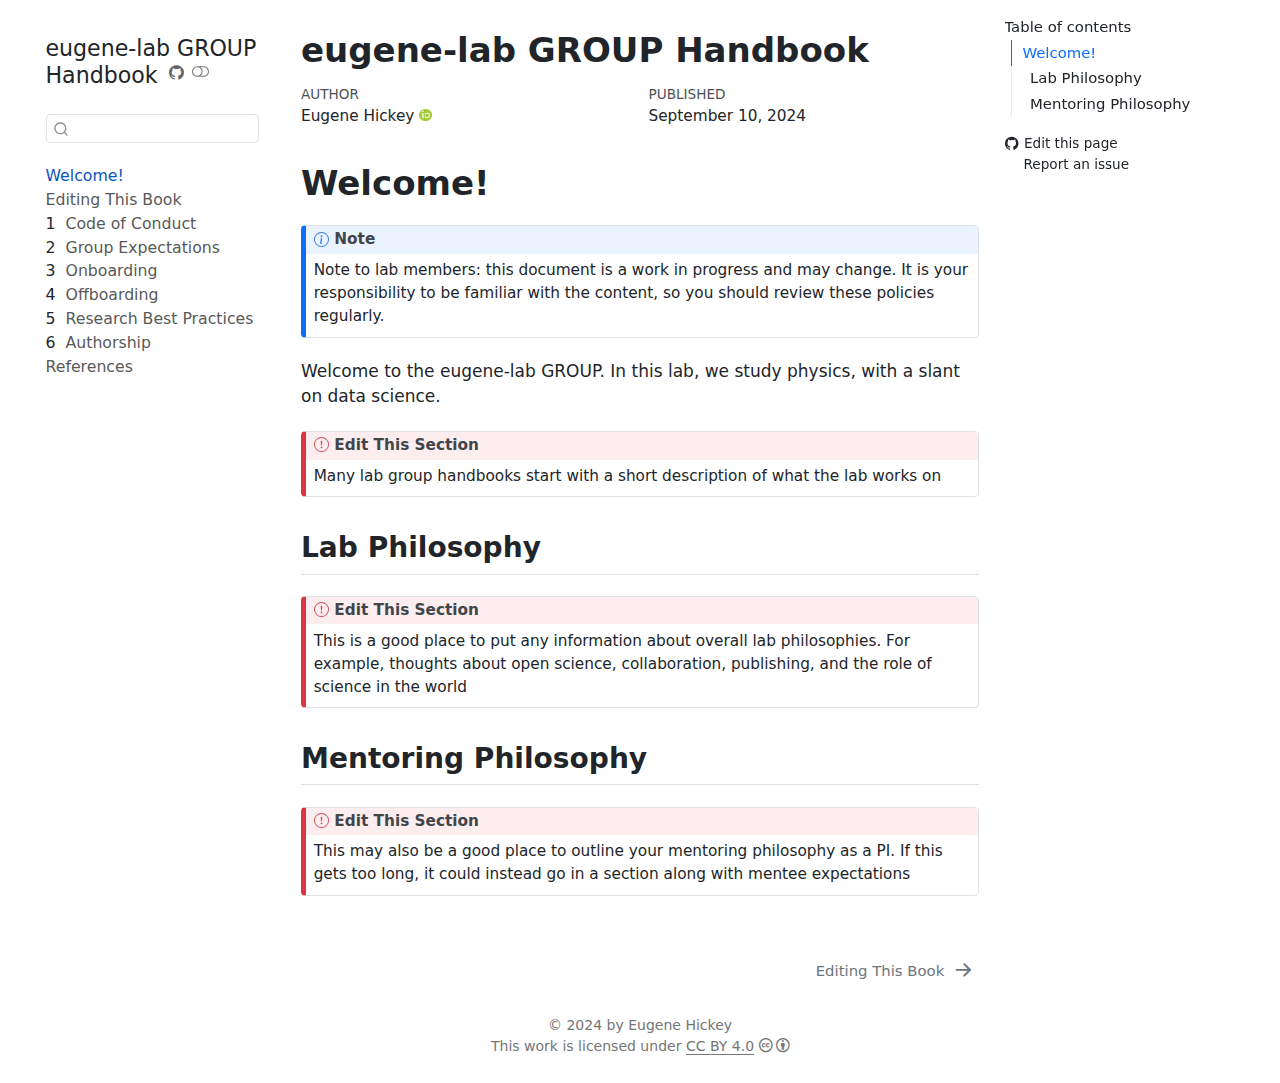
<file: index.html>
<!DOCTYPE html>
<html xmlns="http://www.w3.org/1999/xhtml" lang="en" xml:lang="en"><head>

<meta charset="utf-8">
<meta name="generator" content="quarto-1.5.57">

<meta name="viewport" content="width=device-width, initial-scale=1.0, user-scalable=yes">

<meta name="author" content="Eugene Hickey">
<meta name="dcterms.date" content="2024-09-10">

<title>eugene-lab GROUP Handbook</title>
<style>
code{white-space: pre-wrap;}
span.smallcaps{font-variant: small-caps;}
div.columns{display: flex; gap: min(4vw, 1.5em);}
div.column{flex: auto; overflow-x: auto;}
div.hanging-indent{margin-left: 1.5em; text-indent: -1.5em;}
ul.task-list{list-style: none;}
ul.task-list li input[type="checkbox"] {
  width: 0.8em;
  margin: 0 0.8em 0.2em -1em; /* quarto-specific, see https://github.com/quarto-dev/quarto-cli/issues/4556 */ 
  vertical-align: middle;
}
</style>


<script src="site_libs/quarto-nav/quarto-nav.js"></script>
<script src="site_libs/quarto-nav/headroom.min.js"></script>
<script src="site_libs/clipboard/clipboard.min.js"></script>
<script src="site_libs/quarto-search/autocomplete.umd.js"></script>
<script src="site_libs/quarto-search/fuse.min.js"></script>
<script src="site_libs/quarto-search/quarto-search.js"></script>
<meta name="quarto:offset" content="./">
<link href="./contributing.html" rel="next">
<script src="site_libs/quarto-html/quarto.js"></script>
<script src="site_libs/quarto-html/popper.min.js"></script>
<script src="site_libs/quarto-html/tippy.umd.min.js"></script>
<script src="site_libs/quarto-html/anchor.min.js"></script>
<link href="site_libs/quarto-html/tippy.css" rel="stylesheet">
<link href="site_libs/quarto-html/quarto-syntax-highlighting.css" rel="stylesheet" class="quarto-color-scheme" id="quarto-text-highlighting-styles">
<link href="site_libs/quarto-html/quarto-syntax-highlighting-dark.css" rel="prefetch" class="quarto-color-scheme quarto-color-alternate" id="quarto-text-highlighting-styles">
<script src="site_libs/bootstrap/bootstrap.min.js"></script>
<link href="site_libs/bootstrap/bootstrap-icons.css" rel="stylesheet">
<link href="site_libs/bootstrap/bootstrap.min.css" rel="stylesheet" class="quarto-color-scheme" id="quarto-bootstrap" data-mode="light">
<link href="site_libs/bootstrap/bootstrap-dark.min.css" rel="prefetch" class="quarto-color-scheme quarto-color-alternate" id="quarto-bootstrap" data-mode="light">
<link href="site_libs/quarto-contrib/fontawesome6-0.1.0/all.css" rel="stylesheet">
<link href="site_libs/quarto-contrib/fontawesome6-0.1.0/latex-fontsize.css" rel="stylesheet">
<script id="quarto-search-options" type="application/json">{
  "location": "sidebar",
  "copy-button": false,
  "collapse-after": 3,
  "panel-placement": "start",
  "type": "textbox",
  "limit": 50,
  "keyboard-shortcut": [
    "f",
    "/",
    "s"
  ],
  "show-item-context": false,
  "language": {
    "search-no-results-text": "No results",
    "search-matching-documents-text": "matching documents",
    "search-copy-link-title": "Copy link to search",
    "search-hide-matches-text": "Hide additional matches",
    "search-more-match-text": "more match in this document",
    "search-more-matches-text": "more matches in this document",
    "search-clear-button-title": "Clear",
    "search-text-placeholder": "",
    "search-detached-cancel-button-title": "Cancel",
    "search-submit-button-title": "Submit",
    "search-label": "Search"
  }
}</script>


</head>

<body class="nav-sidebar floating">

<div id="quarto-search-results"></div>
  <header id="quarto-header" class="headroom fixed-top">
  <nav class="quarto-secondary-nav">
    <div class="container-fluid d-flex">
      <button type="button" class="quarto-btn-toggle btn" data-bs-toggle="collapse" role="button" data-bs-target=".quarto-sidebar-collapse-item" aria-controls="quarto-sidebar" aria-expanded="false" aria-label="Toggle sidebar navigation" onclick="if (window.quartoToggleHeadroom) { window.quartoToggleHeadroom(); }">
        <i class="bi bi-layout-text-sidebar-reverse"></i>
      </button>
        <nav class="quarto-page-breadcrumbs" aria-label="breadcrumb"><ol class="breadcrumb"><li class="breadcrumb-item"><a href="./index.html">Welcome!</a></li></ol></nav>
        <a class="flex-grow-1" role="navigation" data-bs-toggle="collapse" data-bs-target=".quarto-sidebar-collapse-item" aria-controls="quarto-sidebar" aria-expanded="false" aria-label="Toggle sidebar navigation" onclick="if (window.quartoToggleHeadroom) { window.quartoToggleHeadroom(); }">      
        </a>
      <button type="button" class="btn quarto-search-button" aria-label="Search" onclick="window.quartoOpenSearch();">
        <i class="bi bi-search"></i>
      </button>
    </div>
  </nav>
</header>
<!-- content -->
<div id="quarto-content" class="quarto-container page-columns page-rows-contents page-layout-article">
<!-- sidebar -->
  <nav id="quarto-sidebar" class="sidebar collapse collapse-horizontal quarto-sidebar-collapse-item sidebar-navigation floating overflow-auto">
    <div class="pt-lg-2 mt-2 text-left sidebar-header">
    <div class="sidebar-title mb-0 py-0">
      <a href="./">eugene-lab GROUP Handbook</a> 
        <div class="sidebar-tools-main">
    <a href="https://github.com/eugene100hickey/eugene-lab" title="Source Code" class="quarto-navigation-tool px-1" aria-label="Source Code"><i class="bi bi-github"></i></a>
  <a href="" class="quarto-color-scheme-toggle quarto-navigation-tool  px-1" onclick="window.quartoToggleColorScheme(); return false;" title="Toggle dark mode"><i class="bi"></i></a>
</div>
    </div>
      </div>
        <div class="mt-2 flex-shrink-0 align-items-center">
        <div class="sidebar-search">
        <div id="quarto-search" class="" title="Search"></div>
        </div>
        </div>
    <div class="sidebar-menu-container"> 
    <ul class="list-unstyled mt-1">
        <li class="sidebar-item">
  <div class="sidebar-item-container"> 
  <a href="./index.html" class="sidebar-item-text sidebar-link active">
 <span class="menu-text">Welcome!</span></a>
  </div>
</li>
        <li class="sidebar-item">
  <div class="sidebar-item-container"> 
  <a href="./contributing.html" class="sidebar-item-text sidebar-link">
 <span class="menu-text">Editing This Book</span></a>
  </div>
</li>
        <li class="sidebar-item">
  <div class="sidebar-item-container"> 
  <a href="./code-of-conduct.html" class="sidebar-item-text sidebar-link">
 <span class="menu-text"><span class="chapter-number">1</span>&nbsp; <span class="chapter-title">Code of Conduct</span></span></a>
  </div>
</li>
        <li class="sidebar-item">
  <div class="sidebar-item-container"> 
  <a href="./group-expectations.html" class="sidebar-item-text sidebar-link">
 <span class="menu-text"><span class="chapter-number">2</span>&nbsp; <span class="chapter-title">Group Expectations</span></span></a>
  </div>
</li>
        <li class="sidebar-item">
  <div class="sidebar-item-container"> 
  <a href="./onboarding.html" class="sidebar-item-text sidebar-link">
 <span class="menu-text"><span class="chapter-number">3</span>&nbsp; <span class="chapter-title">Onboarding</span></span></a>
  </div>
</li>
        <li class="sidebar-item">
  <div class="sidebar-item-container"> 
  <a href="./offboarding.html" class="sidebar-item-text sidebar-link">
 <span class="menu-text"><span class="chapter-number">4</span>&nbsp; <span class="chapter-title">Offboarding</span></span></a>
  </div>
</li>
        <li class="sidebar-item">
  <div class="sidebar-item-container"> 
  <a href="./research-best-practices.html" class="sidebar-item-text sidebar-link">
 <span class="menu-text"><span class="chapter-number">5</span>&nbsp; <span class="chapter-title">Research Best Practices</span></span></a>
  </div>
</li>
        <li class="sidebar-item">
  <div class="sidebar-item-container"> 
  <a href="./authorship.html" class="sidebar-item-text sidebar-link">
 <span class="menu-text"><span class="chapter-number">6</span>&nbsp; <span class="chapter-title">Authorship</span></span></a>
  </div>
</li>
        <li class="sidebar-item">
  <div class="sidebar-item-container"> 
  <a href="./references.html" class="sidebar-item-text sidebar-link">
 <span class="menu-text">References</span></a>
  </div>
</li>
    </ul>
    </div>
</nav>
<div id="quarto-sidebar-glass" class="quarto-sidebar-collapse-item" data-bs-toggle="collapse" data-bs-target=".quarto-sidebar-collapse-item"></div>
<!-- margin-sidebar -->
    <div id="quarto-margin-sidebar" class="sidebar margin-sidebar">
        <nav id="TOC" role="doc-toc" class="toc-active">
    <h2 id="toc-title">Table of contents</h2>
   
  <ul>
  <li><a href="#welcome" id="toc-welcome" class="nav-link active" data-scroll-target="#welcome">Welcome!</a>
  <ul class="collapse">
  <li><a href="#lab-philosophy" id="toc-lab-philosophy" class="nav-link" data-scroll-target="#lab-philosophy">Lab Philosophy</a></li>
  <li><a href="#mentoring-philosophy" id="toc-mentoring-philosophy" class="nav-link" data-scroll-target="#mentoring-philosophy">Mentoring Philosophy</a></li>
  </ul></li>
  </ul>
<div class="toc-actions"><ul><li><a href="https://github.com/eugene100hickey/eugene-lab/edit/main/index.qmd" target="_blank" class="toc-action"><i class="bi bi-github"></i>Edit this page</a></li><li><a href="https://github.com/eugene100hickey/eugene-lab/issues/new" target="_blank" class="toc-action"><i class="bi empty"></i>Report an issue</a></li></ul></div></nav>
    </div>
<!-- main -->
<main class="content" id="quarto-document-content">

<header id="title-block-header" class="quarto-title-block default">
<div class="quarto-title">
<h1 class="title">eugene-lab GROUP Handbook</h1>
</div>



<div class="quarto-title-meta">

    <div>
    <div class="quarto-title-meta-heading">Author</div>
    <div class="quarto-title-meta-contents">
             <p>Eugene Hickey <a href="https://orcid.org/0000-0001-9813-9323" class="quarto-title-author-orcid"> <img src="[data-uri]"></a></p>
          </div>
  </div>
    
    <div>
    <div class="quarto-title-meta-heading">Published</div>
    <div class="quarto-title-meta-contents">
      <p class="date">September 10, 2024</p>
    </div>
  </div>
  
    
  </div>
  


</header>


<!-- NOTE: do not re-name this file!  It has to be called index.qmd -->
<!-- https://www.youtube.com/watch?v=ad-1P11O5a4 -->
<section id="welcome" class="level1 unnumbered">
<h1 class="unnumbered">Welcome!</h1>
<div class="callout callout-style-default callout-note callout-titled">
<div class="callout-header d-flex align-content-center">
<div class="callout-icon-container">
<i class="callout-icon"></i>
</div>
<div class="callout-title-container flex-fill">
Note
</div>
</div>
<div class="callout-body-container callout-body">
<p>Note to lab members: this document is a work in progress and may change. It is your responsibility to be familiar with the content, so you should review these policies regularly.</p>
</div>
</div>
<p>Welcome to the eugene-lab GROUP. In this lab, we study physics, with a slant on data science.</p>
<div class="callout callout-style-default callout-important callout-titled">
<div class="callout-header d-flex align-content-center">
<div class="callout-icon-container">
<i class="callout-icon"></i>
</div>
<div class="callout-title-container flex-fill">
Edit This Section
</div>
</div>
<div class="callout-body-container callout-body">
<p>Many lab group handbooks start with a short description of what the lab works on</p>
</div>
</div>
<section id="lab-philosophy" class="level2">
<h2 class="anchored" data-anchor-id="lab-philosophy">Lab Philosophy</h2>
<div class="callout callout-style-default callout-important callout-titled">
<div class="callout-header d-flex align-content-center">
<div class="callout-icon-container">
<i class="callout-icon"></i>
</div>
<div class="callout-title-container flex-fill">
Edit This Section
</div>
</div>
<div class="callout-body-container callout-body">
<p>This is a good place to put any information about overall lab philosophies. For example, thoughts about open science, collaboration, publishing, and the role of science in the world</p>
</div>
</div>
</section>
<section id="mentoring-philosophy" class="level2">
<h2 class="anchored" data-anchor-id="mentoring-philosophy">Mentoring Philosophy</h2>
<div class="callout callout-style-default callout-important callout-titled">
<div class="callout-header d-flex align-content-center">
<div class="callout-icon-container">
<i class="callout-icon"></i>
</div>
<div class="callout-title-container flex-fill">
Edit This Section
</div>
</div>
<div class="callout-body-container callout-body">
<p>This may also be a good place to outline your mentoring philosophy as a PI. If this gets too long, it could instead go in a section along with mentee expectations</p>
</div>
</div>


</section>
</section>

</main> <!-- /main -->
<script id="quarto-html-after-body" type="application/javascript">
window.document.addEventListener("DOMContentLoaded", function (event) {
  const toggleBodyColorMode = (bsSheetEl) => {
    const mode = bsSheetEl.getAttribute("data-mode");
    const bodyEl = window.document.querySelector("body");
    if (mode === "dark") {
      bodyEl.classList.add("quarto-dark");
      bodyEl.classList.remove("quarto-light");
    } else {
      bodyEl.classList.add("quarto-light");
      bodyEl.classList.remove("quarto-dark");
    }
  }
  const toggleBodyColorPrimary = () => {
    const bsSheetEl = window.document.querySelector("link#quarto-bootstrap");
    if (bsSheetEl) {
      toggleBodyColorMode(bsSheetEl);
    }
  }
  toggleBodyColorPrimary();  
  const disableStylesheet = (stylesheets) => {
    for (let i=0; i < stylesheets.length; i++) {
      const stylesheet = stylesheets[i];
      stylesheet.rel = 'prefetch';
    }
  }
  const enableStylesheet = (stylesheets) => {
    for (let i=0; i < stylesheets.length; i++) {
      const stylesheet = stylesheets[i];
      stylesheet.rel = 'stylesheet';
    }
  }
  const manageTransitions = (selector, allowTransitions) => {
    const els = window.document.querySelectorAll(selector);
    for (let i=0; i < els.length; i++) {
      const el = els[i];
      if (allowTransitions) {
        el.classList.remove('notransition');
      } else {
        el.classList.add('notransition');
      }
    }
  }
  const toggleGiscusIfUsed = (isAlternate, darkModeDefault) => {
    const baseTheme = document.querySelector('#giscus-base-theme')?.value ?? 'light';
    const alternateTheme = document.querySelector('#giscus-alt-theme')?.value ?? 'dark';
    let newTheme = '';
    if(darkModeDefault) {
      newTheme = isAlternate ? baseTheme : alternateTheme;
    } else {
      newTheme = isAlternate ? alternateTheme : baseTheme;
    }
    const changeGiscusTheme = () => {
      // From: https://github.com/giscus/giscus/issues/336
      const sendMessage = (message) => {
        const iframe = document.querySelector('iframe.giscus-frame');
        if (!iframe) return;
        iframe.contentWindow.postMessage({ giscus: message }, 'https://giscus.app');
      }
      sendMessage({
        setConfig: {
          theme: newTheme
        }
      });
    }
    const isGiscussLoaded = window.document.querySelector('iframe.giscus-frame') !== null;
    if (isGiscussLoaded) {
      changeGiscusTheme();
    }
  }
  const toggleColorMode = (alternate) => {
    // Switch the stylesheets
    const alternateStylesheets = window.document.querySelectorAll('link.quarto-color-scheme.quarto-color-alternate');
    manageTransitions('#quarto-margin-sidebar .nav-link', false);
    if (alternate) {
      enableStylesheet(alternateStylesheets);
      for (const sheetNode of alternateStylesheets) {
        if (sheetNode.id === "quarto-bootstrap") {
          toggleBodyColorMode(sheetNode);
        }
      }
    } else {
      disableStylesheet(alternateStylesheets);
      toggleBodyColorPrimary();
    }
    manageTransitions('#quarto-margin-sidebar .nav-link', true);
    // Switch the toggles
    const toggles = window.document.querySelectorAll('.quarto-color-scheme-toggle');
    for (let i=0; i < toggles.length; i++) {
      const toggle = toggles[i];
      if (toggle) {
        if (alternate) {
          toggle.classList.add("alternate");     
        } else {
          toggle.classList.remove("alternate");
        }
      }
    }
    // Hack to workaround the fact that safari doesn't
    // properly recolor the scrollbar when toggling (#1455)
    if (navigator.userAgent.indexOf('Safari') > 0 && navigator.userAgent.indexOf('Chrome') == -1) {
      manageTransitions("body", false);
      window.scrollTo(0, 1);
      setTimeout(() => {
        window.scrollTo(0, 0);
        manageTransitions("body", true);
      }, 40);  
    }
  }
  const isFileUrl = () => { 
    return window.location.protocol === 'file:';
  }
  const hasAlternateSentinel = () => {  
    let styleSentinel = getColorSchemeSentinel();
    if (styleSentinel !== null) {
      return styleSentinel === "alternate";
    } else {
      return false;
    }
  }
  const setStyleSentinel = (alternate) => {
    const value = alternate ? "alternate" : "default";
    if (!isFileUrl()) {
      window.localStorage.setItem("quarto-color-scheme", value);
    } else {
      localAlternateSentinel = value;
    }
  }
  const getColorSchemeSentinel = () => {
    if (!isFileUrl()) {
      const storageValue = window.localStorage.getItem("quarto-color-scheme");
      return storageValue != null ? storageValue : localAlternateSentinel;
    } else {
      return localAlternateSentinel;
    }
  }
  const darkModeDefault = false;
  let localAlternateSentinel = darkModeDefault ? 'alternate' : 'default';
  // Dark / light mode switch
  window.quartoToggleColorScheme = () => {
    // Read the current dark / light value 
    let toAlternate = !hasAlternateSentinel();
    toggleColorMode(toAlternate);
    setStyleSentinel(toAlternate);
    toggleGiscusIfUsed(toAlternate, darkModeDefault);
  };
  // Ensure there is a toggle, if there isn't float one in the top right
  if (window.document.querySelector('.quarto-color-scheme-toggle') === null) {
    const a = window.document.createElement('a');
    a.classList.add('top-right');
    a.classList.add('quarto-color-scheme-toggle');
    a.href = "";
    a.onclick = function() { try { window.quartoToggleColorScheme(); } catch {} return false; };
    const i = window.document.createElement("i");
    i.classList.add('bi');
    a.appendChild(i);
    window.document.body.appendChild(a);
  }
  // Switch to dark mode if need be
  if (hasAlternateSentinel()) {
    toggleColorMode(true);
  } else {
    toggleColorMode(false);
  }
  const icon = "";
  const anchorJS = new window.AnchorJS();
  anchorJS.options = {
    placement: 'right',
    icon: icon
  };
  anchorJS.add('.anchored');
  const isCodeAnnotation = (el) => {
    for (const clz of el.classList) {
      if (clz.startsWith('code-annotation-')) {                     
        return true;
      }
    }
    return false;
  }
  const onCopySuccess = function(e) {
    // button target
    const button = e.trigger;
    // don't keep focus
    button.blur();
    // flash "checked"
    button.classList.add('code-copy-button-checked');
    var currentTitle = button.getAttribute("title");
    button.setAttribute("title", "Copied!");
    let tooltip;
    if (window.bootstrap) {
      button.setAttribute("data-bs-toggle", "tooltip");
      button.setAttribute("data-bs-placement", "left");
      button.setAttribute("data-bs-title", "Copied!");
      tooltip = new bootstrap.Tooltip(button, 
        { trigger: "manual", 
          customClass: "code-copy-button-tooltip",
          offset: [0, -8]});
      tooltip.show();    
    }
    setTimeout(function() {
      if (tooltip) {
        tooltip.hide();
        button.removeAttribute("data-bs-title");
        button.removeAttribute("data-bs-toggle");
        button.removeAttribute("data-bs-placement");
      }
      button.setAttribute("title", currentTitle);
      button.classList.remove('code-copy-button-checked');
    }, 1000);
    // clear code selection
    e.clearSelection();
  }
  const getTextToCopy = function(trigger) {
      const codeEl = trigger.previousElementSibling.cloneNode(true);
      for (const childEl of codeEl.children) {
        if (isCodeAnnotation(childEl)) {
          childEl.remove();
        }
      }
      return codeEl.innerText;
  }
  const clipboard = new window.ClipboardJS('.code-copy-button:not([data-in-quarto-modal])', {
    text: getTextToCopy
  });
  clipboard.on('success', onCopySuccess);
  if (window.document.getElementById('quarto-embedded-source-code-modal')) {
    // For code content inside modals, clipBoardJS needs to be initialized with a container option
    // TODO: Check when it could be a function (https://github.com/zenorocha/clipboard.js/issues/860)
    const clipboardModal = new window.ClipboardJS('.code-copy-button[data-in-quarto-modal]', {
      text: getTextToCopy,
      container: window.document.getElementById('quarto-embedded-source-code-modal')
    });
    clipboardModal.on('success', onCopySuccess);
  }
    var localhostRegex = new RegExp(/^(?:http|https):\/\/localhost\:?[0-9]*\//);
    var mailtoRegex = new RegExp(/^mailto:/);
      var filterRegex = new RegExp('/' + window.location.host + '/');
    var isInternal = (href) => {
        return filterRegex.test(href) || localhostRegex.test(href) || mailtoRegex.test(href);
    }
    // Inspect non-navigation links and adorn them if external
 	var links = window.document.querySelectorAll('a[href]:not(.nav-link):not(.navbar-brand):not(.toc-action):not(.sidebar-link):not(.sidebar-item-toggle):not(.pagination-link):not(.no-external):not([aria-hidden]):not(.dropdown-item):not(.quarto-navigation-tool):not(.about-link)');
    for (var i=0; i<links.length; i++) {
      const link = links[i];
      if (!isInternal(link.href)) {
        // undo the damage that might have been done by quarto-nav.js in the case of
        // links that we want to consider external
        if (link.dataset.originalHref !== undefined) {
          link.href = link.dataset.originalHref;
        }
          // target, if specified
          link.setAttribute("target", "_blank");
          if (link.getAttribute("rel") === null) {
            link.setAttribute("rel", "noopener");
          }
      }
    }
  function tippyHover(el, contentFn, onTriggerFn, onUntriggerFn) {
    const config = {
      allowHTML: true,
      maxWidth: 500,
      delay: 100,
      arrow: false,
      appendTo: function(el) {
          return el.parentElement;
      },
      interactive: true,
      interactiveBorder: 10,
      theme: 'quarto',
      placement: 'bottom-start',
    };
    if (contentFn) {
      config.content = contentFn;
    }
    if (onTriggerFn) {
      config.onTrigger = onTriggerFn;
    }
    if (onUntriggerFn) {
      config.onUntrigger = onUntriggerFn;
    }
    window.tippy(el, config); 
  }
  const noterefs = window.document.querySelectorAll('a[role="doc-noteref"]');
  for (var i=0; i<noterefs.length; i++) {
    const ref = noterefs[i];
    tippyHover(ref, function() {
      // use id or data attribute instead here
      let href = ref.getAttribute('data-footnote-href') || ref.getAttribute('href');
      try { href = new URL(href).hash; } catch {}
      const id = href.replace(/^#\/?/, "");
      const note = window.document.getElementById(id);
      if (note) {
        return note.innerHTML;
      } else {
        return "";
      }
    });
  }
  const xrefs = window.document.querySelectorAll('a.quarto-xref');
  const processXRef = (id, note) => {
    // Strip column container classes
    const stripColumnClz = (el) => {
      el.classList.remove("page-full", "page-columns");
      if (el.children) {
        for (const child of el.children) {
          stripColumnClz(child);
        }
      }
    }
    stripColumnClz(note)
    if (id === null || id.startsWith('sec-')) {
      // Special case sections, only their first couple elements
      const container = document.createElement("div");
      if (note.children && note.children.length > 2) {
        container.appendChild(note.children[0].cloneNode(true));
        for (let i = 1; i < note.children.length; i++) {
          const child = note.children[i];
          if (child.tagName === "P" && child.innerText === "") {
            continue;
          } else {
            container.appendChild(child.cloneNode(true));
            break;
          }
        }
        if (window.Quarto?.typesetMath) {
          window.Quarto.typesetMath(container);
        }
        return container.innerHTML
      } else {
        if (window.Quarto?.typesetMath) {
          window.Quarto.typesetMath(note);
        }
        return note.innerHTML;
      }
    } else {
      // Remove any anchor links if they are present
      const anchorLink = note.querySelector('a.anchorjs-link');
      if (anchorLink) {
        anchorLink.remove();
      }
      if (window.Quarto?.typesetMath) {
        window.Quarto.typesetMath(note);
      }
      // TODO in 1.5, we should make sure this works without a callout special case
      if (note.classList.contains("callout")) {
        return note.outerHTML;
      } else {
        return note.innerHTML;
      }
    }
  }
  for (var i=0; i<xrefs.length; i++) {
    const xref = xrefs[i];
    tippyHover(xref, undefined, function(instance) {
      instance.disable();
      let url = xref.getAttribute('href');
      let hash = undefined; 
      if (url.startsWith('#')) {
        hash = url;
      } else {
        try { hash = new URL(url).hash; } catch {}
      }
      if (hash) {
        const id = hash.replace(/^#\/?/, "");
        const note = window.document.getElementById(id);
        if (note !== null) {
          try {
            const html = processXRef(id, note.cloneNode(true));
            instance.setContent(html);
          } finally {
            instance.enable();
            instance.show();
          }
        } else {
          // See if we can fetch this
          fetch(url.split('#')[0])
          .then(res => res.text())
          .then(html => {
            const parser = new DOMParser();
            const htmlDoc = parser.parseFromString(html, "text/html");
            const note = htmlDoc.getElementById(id);
            if (note !== null) {
              const html = processXRef(id, note);
              instance.setContent(html);
            } 
          }).finally(() => {
            instance.enable();
            instance.show();
          });
        }
      } else {
        // See if we can fetch a full url (with no hash to target)
        // This is a special case and we should probably do some content thinning / targeting
        fetch(url)
        .then(res => res.text())
        .then(html => {
          const parser = new DOMParser();
          const htmlDoc = parser.parseFromString(html, "text/html");
          const note = htmlDoc.querySelector('main.content');
          if (note !== null) {
            // This should only happen for chapter cross references
            // (since there is no id in the URL)
            // remove the first header
            if (note.children.length > 0 && note.children[0].tagName === "HEADER") {
              note.children[0].remove();
            }
            const html = processXRef(null, note);
            instance.setContent(html);
          } 
        }).finally(() => {
          instance.enable();
          instance.show();
        });
      }
    }, function(instance) {
    });
  }
      let selectedAnnoteEl;
      const selectorForAnnotation = ( cell, annotation) => {
        let cellAttr = 'data-code-cell="' + cell + '"';
        let lineAttr = 'data-code-annotation="' +  annotation + '"';
        const selector = 'span[' + cellAttr + '][' + lineAttr + ']';
        return selector;
      }
      const selectCodeLines = (annoteEl) => {
        const doc = window.document;
        const targetCell = annoteEl.getAttribute("data-target-cell");
        const targetAnnotation = annoteEl.getAttribute("data-target-annotation");
        const annoteSpan = window.document.querySelector(selectorForAnnotation(targetCell, targetAnnotation));
        const lines = annoteSpan.getAttribute("data-code-lines").split(",");
        const lineIds = lines.map((line) => {
          return targetCell + "-" + line;
        })
        let top = null;
        let height = null;
        let parent = null;
        if (lineIds.length > 0) {
            //compute the position of the single el (top and bottom and make a div)
            const el = window.document.getElementById(lineIds[0]);
            top = el.offsetTop;
            height = el.offsetHeight;
            parent = el.parentElement.parentElement;
          if (lineIds.length > 1) {
            const lastEl = window.document.getElementById(lineIds[lineIds.length - 1]);
            const bottom = lastEl.offsetTop + lastEl.offsetHeight;
            height = bottom - top;
          }
          if (top !== null && height !== null && parent !== null) {
            // cook up a div (if necessary) and position it 
            let div = window.document.getElementById("code-annotation-line-highlight");
            if (div === null) {
              div = window.document.createElement("div");
              div.setAttribute("id", "code-annotation-line-highlight");
              div.style.position = 'absolute';
              parent.appendChild(div);
            }
            div.style.top = top - 2 + "px";
            div.style.height = height + 4 + "px";
            div.style.left = 0;
            let gutterDiv = window.document.getElementById("code-annotation-line-highlight-gutter");
            if (gutterDiv === null) {
              gutterDiv = window.document.createElement("div");
              gutterDiv.setAttribute("id", "code-annotation-line-highlight-gutter");
              gutterDiv.style.position = 'absolute';
              const codeCell = window.document.getElementById(targetCell);
              const gutter = codeCell.querySelector('.code-annotation-gutter');
              gutter.appendChild(gutterDiv);
            }
            gutterDiv.style.top = top - 2 + "px";
            gutterDiv.style.height = height + 4 + "px";
          }
          selectedAnnoteEl = annoteEl;
        }
      };
      const unselectCodeLines = () => {
        const elementsIds = ["code-annotation-line-highlight", "code-annotation-line-highlight-gutter"];
        elementsIds.forEach((elId) => {
          const div = window.document.getElementById(elId);
          if (div) {
            div.remove();
          }
        });
        selectedAnnoteEl = undefined;
      };
        // Handle positioning of the toggle
    window.addEventListener(
      "resize",
      throttle(() => {
        elRect = undefined;
        if (selectedAnnoteEl) {
          selectCodeLines(selectedAnnoteEl);
        }
      }, 10)
    );
    function throttle(fn, ms) {
    let throttle = false;
    let timer;
      return (...args) => {
        if(!throttle) { // first call gets through
            fn.apply(this, args);
            throttle = true;
        } else { // all the others get throttled
            if(timer) clearTimeout(timer); // cancel #2
            timer = setTimeout(() => {
              fn.apply(this, args);
              timer = throttle = false;
            }, ms);
        }
      };
    }
      // Attach click handler to the DT
      const annoteDls = window.document.querySelectorAll('dt[data-target-cell]');
      for (const annoteDlNode of annoteDls) {
        annoteDlNode.addEventListener('click', (event) => {
          const clickedEl = event.target;
          if (clickedEl !== selectedAnnoteEl) {
            unselectCodeLines();
            const activeEl = window.document.querySelector('dt[data-target-cell].code-annotation-active');
            if (activeEl) {
              activeEl.classList.remove('code-annotation-active');
            }
            selectCodeLines(clickedEl);
            clickedEl.classList.add('code-annotation-active');
          } else {
            // Unselect the line
            unselectCodeLines();
            clickedEl.classList.remove('code-annotation-active');
          }
        });
      }
  const findCites = (el) => {
    const parentEl = el.parentElement;
    if (parentEl) {
      const cites = parentEl.dataset.cites;
      if (cites) {
        return {
          el,
          cites: cites.split(' ')
        };
      } else {
        return findCites(el.parentElement)
      }
    } else {
      return undefined;
    }
  };
  var bibliorefs = window.document.querySelectorAll('a[role="doc-biblioref"]');
  for (var i=0; i<bibliorefs.length; i++) {
    const ref = bibliorefs[i];
    const citeInfo = findCites(ref);
    if (citeInfo) {
      tippyHover(citeInfo.el, function() {
        var popup = window.document.createElement('div');
        citeInfo.cites.forEach(function(cite) {
          var citeDiv = window.document.createElement('div');
          citeDiv.classList.add('hanging-indent');
          citeDiv.classList.add('csl-entry');
          var biblioDiv = window.document.getElementById('ref-' + cite);
          if (biblioDiv) {
            citeDiv.innerHTML = biblioDiv.innerHTML;
          }
          popup.appendChild(citeDiv);
        });
        return popup.innerHTML;
      });
    }
  }
});
</script>
<nav class="page-navigation">
  <div class="nav-page nav-page-previous">
  </div>
  <div class="nav-page nav-page-next">
      <a href="./contributing.html" class="pagination-link" aria-label="Editing This Book">
        <span class="nav-page-text">Editing This Book</span> <i class="bi bi-arrow-right-short"></i>
      </a>
  </div>
</nav>
</div> <!-- /content -->
<footer class="footer">
  <div class="nav-footer">
    <div class="nav-footer-left">
      &nbsp;
    </div>   
    <div class="nav-footer-center">
<p>© 2024 by Eugene Hickey <br> This work is licensed under <a href="https://creativecommons.org/licenses/by/4.0/?ref=chooser-v1">CC BY 4.0</a> <i class="fa-brands fa-creative-commons" aria-label="creative-commons"></i> <i class="fa-brands fa-creative-commons-by" aria-label="creative-commons-by"></i></p>
<div class="toc-actions d-sm-block d-md-none"><ul><li><a href="https://github.com/eugene100hickey/eugene-lab/edit/main/index.qmd" target="_blank" class="toc-action"><i class="bi bi-github"></i>Edit this page</a></li><li><a href="https://github.com/eugene100hickey/eugene-lab/issues/new" target="_blank" class="toc-action"><i class="bi empty"></i>Report an issue</a></li></ul></div></div>
    <div class="nav-footer-right">
      &nbsp;
    </div>
  </div>
</footer>




</body></html>
</file>
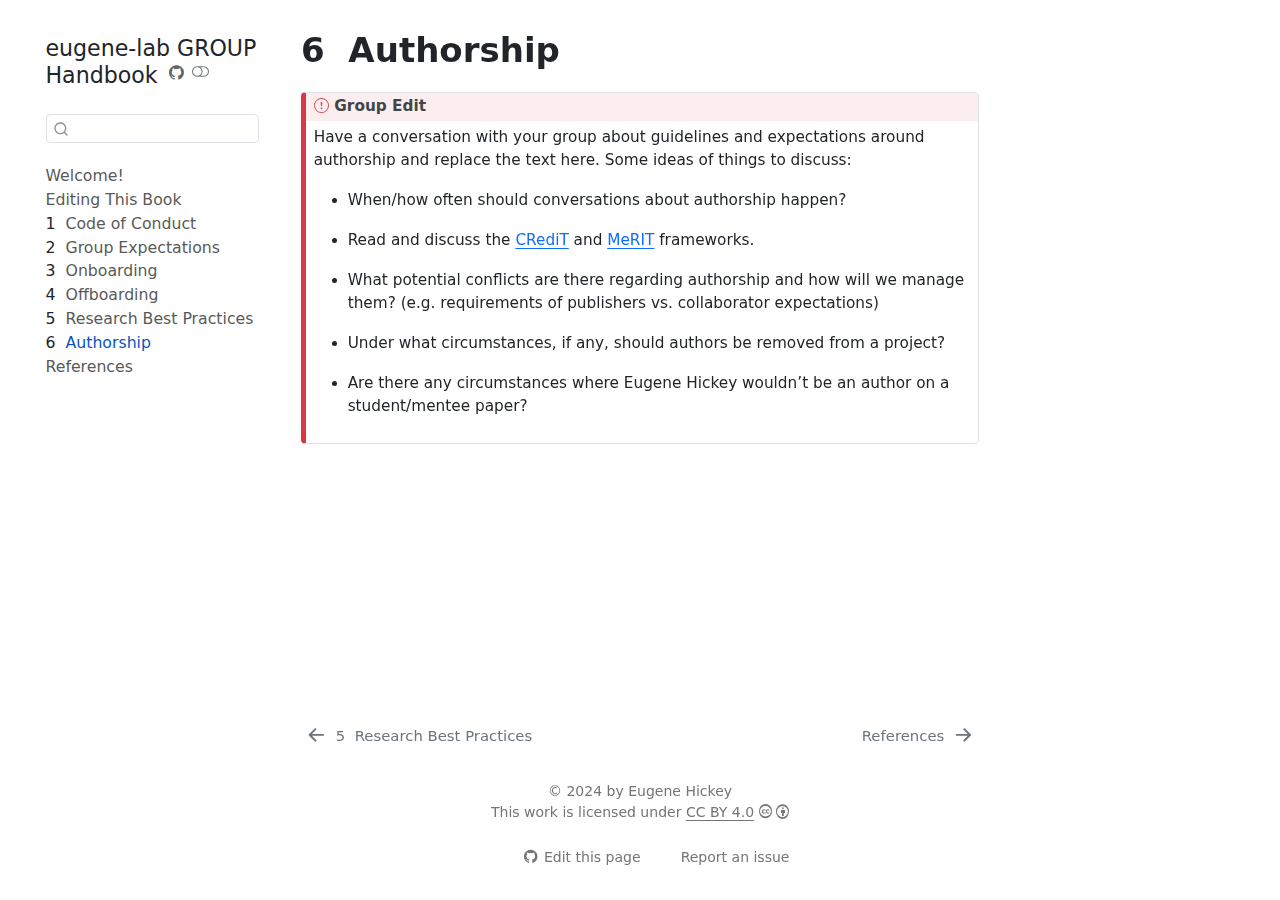
<file: authorship.html>
<!DOCTYPE html>
<html xmlns="http://www.w3.org/1999/xhtml" lang="en" xml:lang="en"><head>

<meta charset="utf-8">
<meta name="generator" content="quarto-1.5.57">

<meta name="viewport" content="width=device-width, initial-scale=1.0, user-scalable=yes">


<title>6&nbsp; Authorship – eugene-lab GROUP Handbook</title>
<style>
code{white-space: pre-wrap;}
span.smallcaps{font-variant: small-caps;}
div.columns{display: flex; gap: min(4vw, 1.5em);}
div.column{flex: auto; overflow-x: auto;}
div.hanging-indent{margin-left: 1.5em; text-indent: -1.5em;}
ul.task-list{list-style: none;}
ul.task-list li input[type="checkbox"] {
  width: 0.8em;
  margin: 0 0.8em 0.2em -1em; /* quarto-specific, see https://github.com/quarto-dev/quarto-cli/issues/4556 */ 
  vertical-align: middle;
}
</style>


<script src="site_libs/quarto-nav/quarto-nav.js"></script>
<script src="site_libs/quarto-nav/headroom.min.js"></script>
<script src="site_libs/clipboard/clipboard.min.js"></script>
<script src="site_libs/quarto-search/autocomplete.umd.js"></script>
<script src="site_libs/quarto-search/fuse.min.js"></script>
<script src="site_libs/quarto-search/quarto-search.js"></script>
<meta name="quarto:offset" content="./">
<link href="./references.html" rel="next">
<link href="./research-best-practices.html" rel="prev">
<script src="site_libs/quarto-html/quarto.js"></script>
<script src="site_libs/quarto-html/popper.min.js"></script>
<script src="site_libs/quarto-html/tippy.umd.min.js"></script>
<script src="site_libs/quarto-html/anchor.min.js"></script>
<link href="site_libs/quarto-html/tippy.css" rel="stylesheet">
<link href="site_libs/quarto-html/quarto-syntax-highlighting.css" rel="stylesheet" class="quarto-color-scheme" id="quarto-text-highlighting-styles">
<link href="site_libs/quarto-html/quarto-syntax-highlighting-dark.css" rel="prefetch" class="quarto-color-scheme quarto-color-alternate" id="quarto-text-highlighting-styles">
<script src="site_libs/bootstrap/bootstrap.min.js"></script>
<link href="site_libs/bootstrap/bootstrap-icons.css" rel="stylesheet">
<link href="site_libs/bootstrap/bootstrap.min.css" rel="stylesheet" class="quarto-color-scheme" id="quarto-bootstrap" data-mode="light">
<link href="site_libs/bootstrap/bootstrap-dark.min.css" rel="prefetch" class="quarto-color-scheme quarto-color-alternate" id="quarto-bootstrap" data-mode="light">
<link href="site_libs/quarto-contrib/fontawesome6-0.1.0/all.css" rel="stylesheet">
<link href="site_libs/quarto-contrib/fontawesome6-0.1.0/latex-fontsize.css" rel="stylesheet">
<script id="quarto-search-options" type="application/json">{
  "location": "sidebar",
  "copy-button": false,
  "collapse-after": 3,
  "panel-placement": "start",
  "type": "textbox",
  "limit": 50,
  "keyboard-shortcut": [
    "f",
    "/",
    "s"
  ],
  "show-item-context": false,
  "language": {
    "search-no-results-text": "No results",
    "search-matching-documents-text": "matching documents",
    "search-copy-link-title": "Copy link to search",
    "search-hide-matches-text": "Hide additional matches",
    "search-more-match-text": "more match in this document",
    "search-more-matches-text": "more matches in this document",
    "search-clear-button-title": "Clear",
    "search-text-placeholder": "",
    "search-detached-cancel-button-title": "Cancel",
    "search-submit-button-title": "Submit",
    "search-label": "Search"
  }
}</script>


</head>

<body class="nav-sidebar floating">

<div id="quarto-search-results"></div>
  <header id="quarto-header" class="headroom fixed-top">
  <nav class="quarto-secondary-nav">
    <div class="container-fluid d-flex">
      <button type="button" class="quarto-btn-toggle btn" data-bs-toggle="collapse" role="button" data-bs-target=".quarto-sidebar-collapse-item" aria-controls="quarto-sidebar" aria-expanded="false" aria-label="Toggle sidebar navigation" onclick="if (window.quartoToggleHeadroom) { window.quartoToggleHeadroom(); }">
        <i class="bi bi-layout-text-sidebar-reverse"></i>
      </button>
        <nav class="quarto-page-breadcrumbs" aria-label="breadcrumb"><ol class="breadcrumb"><li class="breadcrumb-item"><a href="./authorship.html"><span class="chapter-number">6</span>&nbsp; <span class="chapter-title">Authorship</span></a></li></ol></nav>
        <a class="flex-grow-1" role="navigation" data-bs-toggle="collapse" data-bs-target=".quarto-sidebar-collapse-item" aria-controls="quarto-sidebar" aria-expanded="false" aria-label="Toggle sidebar navigation" onclick="if (window.quartoToggleHeadroom) { window.quartoToggleHeadroom(); }">      
        </a>
      <button type="button" class="btn quarto-search-button" aria-label="Search" onclick="window.quartoOpenSearch();">
        <i class="bi bi-search"></i>
      </button>
    </div>
  </nav>
</header>
<!-- content -->
<div id="quarto-content" class="quarto-container page-columns page-rows-contents page-layout-article">
<!-- sidebar -->
  <nav id="quarto-sidebar" class="sidebar collapse collapse-horizontal quarto-sidebar-collapse-item sidebar-navigation floating overflow-auto">
    <div class="pt-lg-2 mt-2 text-left sidebar-header">
    <div class="sidebar-title mb-0 py-0">
      <a href="./">eugene-lab GROUP Handbook</a> 
        <div class="sidebar-tools-main">
    <a href="https://github.com/eugene100hickey/eugene-lab" title="Source Code" class="quarto-navigation-tool px-1" aria-label="Source Code"><i class="bi bi-github"></i></a>
  <a href="" class="quarto-color-scheme-toggle quarto-navigation-tool  px-1" onclick="window.quartoToggleColorScheme(); return false;" title="Toggle dark mode"><i class="bi"></i></a>
</div>
    </div>
      </div>
        <div class="mt-2 flex-shrink-0 align-items-center">
        <div class="sidebar-search">
        <div id="quarto-search" class="" title="Search"></div>
        </div>
        </div>
    <div class="sidebar-menu-container"> 
    <ul class="list-unstyled mt-1">
        <li class="sidebar-item">
  <div class="sidebar-item-container"> 
  <a href="./index.html" class="sidebar-item-text sidebar-link">
 <span class="menu-text">Welcome!</span></a>
  </div>
</li>
        <li class="sidebar-item">
  <div class="sidebar-item-container"> 
  <a href="./contributing.html" class="sidebar-item-text sidebar-link">
 <span class="menu-text">Editing This Book</span></a>
  </div>
</li>
        <li class="sidebar-item">
  <div class="sidebar-item-container"> 
  <a href="./code-of-conduct.html" class="sidebar-item-text sidebar-link">
 <span class="menu-text"><span class="chapter-number">1</span>&nbsp; <span class="chapter-title">Code of Conduct</span></span></a>
  </div>
</li>
        <li class="sidebar-item">
  <div class="sidebar-item-container"> 
  <a href="./group-expectations.html" class="sidebar-item-text sidebar-link">
 <span class="menu-text"><span class="chapter-number">2</span>&nbsp; <span class="chapter-title">Group Expectations</span></span></a>
  </div>
</li>
        <li class="sidebar-item">
  <div class="sidebar-item-container"> 
  <a href="./onboarding.html" class="sidebar-item-text sidebar-link">
 <span class="menu-text"><span class="chapter-number">3</span>&nbsp; <span class="chapter-title">Onboarding</span></span></a>
  </div>
</li>
        <li class="sidebar-item">
  <div class="sidebar-item-container"> 
  <a href="./offboarding.html" class="sidebar-item-text sidebar-link">
 <span class="menu-text"><span class="chapter-number">4</span>&nbsp; <span class="chapter-title">Offboarding</span></span></a>
  </div>
</li>
        <li class="sidebar-item">
  <div class="sidebar-item-container"> 
  <a href="./research-best-practices.html" class="sidebar-item-text sidebar-link">
 <span class="menu-text"><span class="chapter-number">5</span>&nbsp; <span class="chapter-title">Research Best Practices</span></span></a>
  </div>
</li>
        <li class="sidebar-item">
  <div class="sidebar-item-container"> 
  <a href="./authorship.html" class="sidebar-item-text sidebar-link active">
 <span class="menu-text"><span class="chapter-number">6</span>&nbsp; <span class="chapter-title">Authorship</span></span></a>
  </div>
</li>
        <li class="sidebar-item">
  <div class="sidebar-item-container"> 
  <a href="./references.html" class="sidebar-item-text sidebar-link">
 <span class="menu-text">References</span></a>
  </div>
</li>
    </ul>
    </div>
</nav>
<div id="quarto-sidebar-glass" class="quarto-sidebar-collapse-item" data-bs-toggle="collapse" data-bs-target=".quarto-sidebar-collapse-item"></div>
<!-- margin-sidebar -->
    <div id="quarto-margin-sidebar" class="sidebar margin-sidebar zindex-bottom">
        
    </div>
<!-- main -->
<main class="content" id="quarto-document-content">

<header id="title-block-header" class="quarto-title-block default">
<div class="quarto-title">
<h1 class="title"><span class="chapter-number">6</span>&nbsp; <span class="chapter-title">Authorship</span></h1>
</div>



<div class="quarto-title-meta">

    
  
    
  </div>
  


</header>


<div class="callout callout-style-default callout-important callout-titled">
<div class="callout-header d-flex align-content-center">
<div class="callout-icon-container">
<i class="callout-icon"></i>
</div>
<div class="callout-title-container flex-fill">
Group Edit
</div>
</div>
<div class="callout-body-container callout-body">
<p>Have a conversation with your group about guidelines and expectations around authorship and replace the text here. Some ideas of things to discuss:</p>
<ul>
<li><p>When/how often should conversations about authorship happen?</p></li>
<li><p>Read and discuss the <a href="https://doi.org/10.1002/leap.1210">CRediT</a> and <a href="https://doi.org/10.1038/s41467-023-37039-1">MeRIT</a> frameworks.</p></li>
<li><p>What potential conflicts are there regarding authorship and how will we manage them? (e.g.&nbsp;requirements of publishers vs.&nbsp;collaborator expectations)</p></li>
<li><p>Under what circumstances, if any, should authors be removed from a project?</p></li>
<li><p>Are there any circumstances where Eugene Hickey wouldn’t be an author on a student/mentee paper?</p></li>
</ul>
</div>
</div>



</main> <!-- /main -->
<script id="quarto-html-after-body" type="application/javascript">
window.document.addEventListener("DOMContentLoaded", function (event) {
  const toggleBodyColorMode = (bsSheetEl) => {
    const mode = bsSheetEl.getAttribute("data-mode");
    const bodyEl = window.document.querySelector("body");
    if (mode === "dark") {
      bodyEl.classList.add("quarto-dark");
      bodyEl.classList.remove("quarto-light");
    } else {
      bodyEl.classList.add("quarto-light");
      bodyEl.classList.remove("quarto-dark");
    }
  }
  const toggleBodyColorPrimary = () => {
    const bsSheetEl = window.document.querySelector("link#quarto-bootstrap");
    if (bsSheetEl) {
      toggleBodyColorMode(bsSheetEl);
    }
  }
  toggleBodyColorPrimary();  
  const disableStylesheet = (stylesheets) => {
    for (let i=0; i < stylesheets.length; i++) {
      const stylesheet = stylesheets[i];
      stylesheet.rel = 'prefetch';
    }
  }
  const enableStylesheet = (stylesheets) => {
    for (let i=0; i < stylesheets.length; i++) {
      const stylesheet = stylesheets[i];
      stylesheet.rel = 'stylesheet';
    }
  }
  const manageTransitions = (selector, allowTransitions) => {
    const els = window.document.querySelectorAll(selector);
    for (let i=0; i < els.length; i++) {
      const el = els[i];
      if (allowTransitions) {
        el.classList.remove('notransition');
      } else {
        el.classList.add('notransition');
      }
    }
  }
  const toggleGiscusIfUsed = (isAlternate, darkModeDefault) => {
    const baseTheme = document.querySelector('#giscus-base-theme')?.value ?? 'light';
    const alternateTheme = document.querySelector('#giscus-alt-theme')?.value ?? 'dark';
    let newTheme = '';
    if(darkModeDefault) {
      newTheme = isAlternate ? baseTheme : alternateTheme;
    } else {
      newTheme = isAlternate ? alternateTheme : baseTheme;
    }
    const changeGiscusTheme = () => {
      // From: https://github.com/giscus/giscus/issues/336
      const sendMessage = (message) => {
        const iframe = document.querySelector('iframe.giscus-frame');
        if (!iframe) return;
        iframe.contentWindow.postMessage({ giscus: message }, 'https://giscus.app');
      }
      sendMessage({
        setConfig: {
          theme: newTheme
        }
      });
    }
    const isGiscussLoaded = window.document.querySelector('iframe.giscus-frame') !== null;
    if (isGiscussLoaded) {
      changeGiscusTheme();
    }
  }
  const toggleColorMode = (alternate) => {
    // Switch the stylesheets
    const alternateStylesheets = window.document.querySelectorAll('link.quarto-color-scheme.quarto-color-alternate');
    manageTransitions('#quarto-margin-sidebar .nav-link', false);
    if (alternate) {
      enableStylesheet(alternateStylesheets);
      for (const sheetNode of alternateStylesheets) {
        if (sheetNode.id === "quarto-bootstrap") {
          toggleBodyColorMode(sheetNode);
        }
      }
    } else {
      disableStylesheet(alternateStylesheets);
      toggleBodyColorPrimary();
    }
    manageTransitions('#quarto-margin-sidebar .nav-link', true);
    // Switch the toggles
    const toggles = window.document.querySelectorAll('.quarto-color-scheme-toggle');
    for (let i=0; i < toggles.length; i++) {
      const toggle = toggles[i];
      if (toggle) {
        if (alternate) {
          toggle.classList.add("alternate");     
        } else {
          toggle.classList.remove("alternate");
        }
      }
    }
    // Hack to workaround the fact that safari doesn't
    // properly recolor the scrollbar when toggling (#1455)
    if (navigator.userAgent.indexOf('Safari') > 0 && navigator.userAgent.indexOf('Chrome') == -1) {
      manageTransitions("body", false);
      window.scrollTo(0, 1);
      setTimeout(() => {
        window.scrollTo(0, 0);
        manageTransitions("body", true);
      }, 40);  
    }
  }
  const isFileUrl = () => { 
    return window.location.protocol === 'file:';
  }
  const hasAlternateSentinel = () => {  
    let styleSentinel = getColorSchemeSentinel();
    if (styleSentinel !== null) {
      return styleSentinel === "alternate";
    } else {
      return false;
    }
  }
  const setStyleSentinel = (alternate) => {
    const value = alternate ? "alternate" : "default";
    if (!isFileUrl()) {
      window.localStorage.setItem("quarto-color-scheme", value);
    } else {
      localAlternateSentinel = value;
    }
  }
  const getColorSchemeSentinel = () => {
    if (!isFileUrl()) {
      const storageValue = window.localStorage.getItem("quarto-color-scheme");
      return storageValue != null ? storageValue : localAlternateSentinel;
    } else {
      return localAlternateSentinel;
    }
  }
  const darkModeDefault = false;
  let localAlternateSentinel = darkModeDefault ? 'alternate' : 'default';
  // Dark / light mode switch
  window.quartoToggleColorScheme = () => {
    // Read the current dark / light value 
    let toAlternate = !hasAlternateSentinel();
    toggleColorMode(toAlternate);
    setStyleSentinel(toAlternate);
    toggleGiscusIfUsed(toAlternate, darkModeDefault);
  };
  // Ensure there is a toggle, if there isn't float one in the top right
  if (window.document.querySelector('.quarto-color-scheme-toggle') === null) {
    const a = window.document.createElement('a');
    a.classList.add('top-right');
    a.classList.add('quarto-color-scheme-toggle');
    a.href = "";
    a.onclick = function() { try { window.quartoToggleColorScheme(); } catch {} return false; };
    const i = window.document.createElement("i");
    i.classList.add('bi');
    a.appendChild(i);
    window.document.body.appendChild(a);
  }
  // Switch to dark mode if need be
  if (hasAlternateSentinel()) {
    toggleColorMode(true);
  } else {
    toggleColorMode(false);
  }
  const icon = "";
  const anchorJS = new window.AnchorJS();
  anchorJS.options = {
    placement: 'right',
    icon: icon
  };
  anchorJS.add('.anchored');
  const isCodeAnnotation = (el) => {
    for (const clz of el.classList) {
      if (clz.startsWith('code-annotation-')) {                     
        return true;
      }
    }
    return false;
  }
  const onCopySuccess = function(e) {
    // button target
    const button = e.trigger;
    // don't keep focus
    button.blur();
    // flash "checked"
    button.classList.add('code-copy-button-checked');
    var currentTitle = button.getAttribute("title");
    button.setAttribute("title", "Copied!");
    let tooltip;
    if (window.bootstrap) {
      button.setAttribute("data-bs-toggle", "tooltip");
      button.setAttribute("data-bs-placement", "left");
      button.setAttribute("data-bs-title", "Copied!");
      tooltip = new bootstrap.Tooltip(button, 
        { trigger: "manual", 
          customClass: "code-copy-button-tooltip",
          offset: [0, -8]});
      tooltip.show();    
    }
    setTimeout(function() {
      if (tooltip) {
        tooltip.hide();
        button.removeAttribute("data-bs-title");
        button.removeAttribute("data-bs-toggle");
        button.removeAttribute("data-bs-placement");
      }
      button.setAttribute("title", currentTitle);
      button.classList.remove('code-copy-button-checked');
    }, 1000);
    // clear code selection
    e.clearSelection();
  }
  const getTextToCopy = function(trigger) {
      const codeEl = trigger.previousElementSibling.cloneNode(true);
      for (const childEl of codeEl.children) {
        if (isCodeAnnotation(childEl)) {
          childEl.remove();
        }
      }
      return codeEl.innerText;
  }
  const clipboard = new window.ClipboardJS('.code-copy-button:not([data-in-quarto-modal])', {
    text: getTextToCopy
  });
  clipboard.on('success', onCopySuccess);
  if (window.document.getElementById('quarto-embedded-source-code-modal')) {
    // For code content inside modals, clipBoardJS needs to be initialized with a container option
    // TODO: Check when it could be a function (https://github.com/zenorocha/clipboard.js/issues/860)
    const clipboardModal = new window.ClipboardJS('.code-copy-button[data-in-quarto-modal]', {
      text: getTextToCopy,
      container: window.document.getElementById('quarto-embedded-source-code-modal')
    });
    clipboardModal.on('success', onCopySuccess);
  }
    var localhostRegex = new RegExp(/^(?:http|https):\/\/localhost\:?[0-9]*\//);
    var mailtoRegex = new RegExp(/^mailto:/);
      var filterRegex = new RegExp('/' + window.location.host + '/');
    var isInternal = (href) => {
        return filterRegex.test(href) || localhostRegex.test(href) || mailtoRegex.test(href);
    }
    // Inspect non-navigation links and adorn them if external
 	var links = window.document.querySelectorAll('a[href]:not(.nav-link):not(.navbar-brand):not(.toc-action):not(.sidebar-link):not(.sidebar-item-toggle):not(.pagination-link):not(.no-external):not([aria-hidden]):not(.dropdown-item):not(.quarto-navigation-tool):not(.about-link)');
    for (var i=0; i<links.length; i++) {
      const link = links[i];
      if (!isInternal(link.href)) {
        // undo the damage that might have been done by quarto-nav.js in the case of
        // links that we want to consider external
        if (link.dataset.originalHref !== undefined) {
          link.href = link.dataset.originalHref;
        }
          // target, if specified
          link.setAttribute("target", "_blank");
          if (link.getAttribute("rel") === null) {
            link.setAttribute("rel", "noopener");
          }
      }
    }
  function tippyHover(el, contentFn, onTriggerFn, onUntriggerFn) {
    const config = {
      allowHTML: true,
      maxWidth: 500,
      delay: 100,
      arrow: false,
      appendTo: function(el) {
          return el.parentElement;
      },
      interactive: true,
      interactiveBorder: 10,
      theme: 'quarto',
      placement: 'bottom-start',
    };
    if (contentFn) {
      config.content = contentFn;
    }
    if (onTriggerFn) {
      config.onTrigger = onTriggerFn;
    }
    if (onUntriggerFn) {
      config.onUntrigger = onUntriggerFn;
    }
    window.tippy(el, config); 
  }
  const noterefs = window.document.querySelectorAll('a[role="doc-noteref"]');
  for (var i=0; i<noterefs.length; i++) {
    const ref = noterefs[i];
    tippyHover(ref, function() {
      // use id or data attribute instead here
      let href = ref.getAttribute('data-footnote-href') || ref.getAttribute('href');
      try { href = new URL(href).hash; } catch {}
      const id = href.replace(/^#\/?/, "");
      const note = window.document.getElementById(id);
      if (note) {
        return note.innerHTML;
      } else {
        return "";
      }
    });
  }
  const xrefs = window.document.querySelectorAll('a.quarto-xref');
  const processXRef = (id, note) => {
    // Strip column container classes
    const stripColumnClz = (el) => {
      el.classList.remove("page-full", "page-columns");
      if (el.children) {
        for (const child of el.children) {
          stripColumnClz(child);
        }
      }
    }
    stripColumnClz(note)
    if (id === null || id.startsWith('sec-')) {
      // Special case sections, only their first couple elements
      const container = document.createElement("div");
      if (note.children && note.children.length > 2) {
        container.appendChild(note.children[0].cloneNode(true));
        for (let i = 1; i < note.children.length; i++) {
          const child = note.children[i];
          if (child.tagName === "P" && child.innerText === "") {
            continue;
          } else {
            container.appendChild(child.cloneNode(true));
            break;
          }
        }
        if (window.Quarto?.typesetMath) {
          window.Quarto.typesetMath(container);
        }
        return container.innerHTML
      } else {
        if (window.Quarto?.typesetMath) {
          window.Quarto.typesetMath(note);
        }
        return note.innerHTML;
      }
    } else {
      // Remove any anchor links if they are present
      const anchorLink = note.querySelector('a.anchorjs-link');
      if (anchorLink) {
        anchorLink.remove();
      }
      if (window.Quarto?.typesetMath) {
        window.Quarto.typesetMath(note);
      }
      // TODO in 1.5, we should make sure this works without a callout special case
      if (note.classList.contains("callout")) {
        return note.outerHTML;
      } else {
        return note.innerHTML;
      }
    }
  }
  for (var i=0; i<xrefs.length; i++) {
    const xref = xrefs[i];
    tippyHover(xref, undefined, function(instance) {
      instance.disable();
      let url = xref.getAttribute('href');
      let hash = undefined; 
      if (url.startsWith('#')) {
        hash = url;
      } else {
        try { hash = new URL(url).hash; } catch {}
      }
      if (hash) {
        const id = hash.replace(/^#\/?/, "");
        const note = window.document.getElementById(id);
        if (note !== null) {
          try {
            const html = processXRef(id, note.cloneNode(true));
            instance.setContent(html);
          } finally {
            instance.enable();
            instance.show();
          }
        } else {
          // See if we can fetch this
          fetch(url.split('#')[0])
          .then(res => res.text())
          .then(html => {
            const parser = new DOMParser();
            const htmlDoc = parser.parseFromString(html, "text/html");
            const note = htmlDoc.getElementById(id);
            if (note !== null) {
              const html = processXRef(id, note);
              instance.setContent(html);
            } 
          }).finally(() => {
            instance.enable();
            instance.show();
          });
        }
      } else {
        // See if we can fetch a full url (with no hash to target)
        // This is a special case and we should probably do some content thinning / targeting
        fetch(url)
        .then(res => res.text())
        .then(html => {
          const parser = new DOMParser();
          const htmlDoc = parser.parseFromString(html, "text/html");
          const note = htmlDoc.querySelector('main.content');
          if (note !== null) {
            // This should only happen for chapter cross references
            // (since there is no id in the URL)
            // remove the first header
            if (note.children.length > 0 && note.children[0].tagName === "HEADER") {
              note.children[0].remove();
            }
            const html = processXRef(null, note);
            instance.setContent(html);
          } 
        }).finally(() => {
          instance.enable();
          instance.show();
        });
      }
    }, function(instance) {
    });
  }
      let selectedAnnoteEl;
      const selectorForAnnotation = ( cell, annotation) => {
        let cellAttr = 'data-code-cell="' + cell + '"';
        let lineAttr = 'data-code-annotation="' +  annotation + '"';
        const selector = 'span[' + cellAttr + '][' + lineAttr + ']';
        return selector;
      }
      const selectCodeLines = (annoteEl) => {
        const doc = window.document;
        const targetCell = annoteEl.getAttribute("data-target-cell");
        const targetAnnotation = annoteEl.getAttribute("data-target-annotation");
        const annoteSpan = window.document.querySelector(selectorForAnnotation(targetCell, targetAnnotation));
        const lines = annoteSpan.getAttribute("data-code-lines").split(",");
        const lineIds = lines.map((line) => {
          return targetCell + "-" + line;
        })
        let top = null;
        let height = null;
        let parent = null;
        if (lineIds.length > 0) {
            //compute the position of the single el (top and bottom and make a div)
            const el = window.document.getElementById(lineIds[0]);
            top = el.offsetTop;
            height = el.offsetHeight;
            parent = el.parentElement.parentElement;
          if (lineIds.length > 1) {
            const lastEl = window.document.getElementById(lineIds[lineIds.length - 1]);
            const bottom = lastEl.offsetTop + lastEl.offsetHeight;
            height = bottom - top;
          }
          if (top !== null && height !== null && parent !== null) {
            // cook up a div (if necessary) and position it 
            let div = window.document.getElementById("code-annotation-line-highlight");
            if (div === null) {
              div = window.document.createElement("div");
              div.setAttribute("id", "code-annotation-line-highlight");
              div.style.position = 'absolute';
              parent.appendChild(div);
            }
            div.style.top = top - 2 + "px";
            div.style.height = height + 4 + "px";
            div.style.left = 0;
            let gutterDiv = window.document.getElementById("code-annotation-line-highlight-gutter");
            if (gutterDiv === null) {
              gutterDiv = window.document.createElement("div");
              gutterDiv.setAttribute("id", "code-annotation-line-highlight-gutter");
              gutterDiv.style.position = 'absolute';
              const codeCell = window.document.getElementById(targetCell);
              const gutter = codeCell.querySelector('.code-annotation-gutter');
              gutter.appendChild(gutterDiv);
            }
            gutterDiv.style.top = top - 2 + "px";
            gutterDiv.style.height = height + 4 + "px";
          }
          selectedAnnoteEl = annoteEl;
        }
      };
      const unselectCodeLines = () => {
        const elementsIds = ["code-annotation-line-highlight", "code-annotation-line-highlight-gutter"];
        elementsIds.forEach((elId) => {
          const div = window.document.getElementById(elId);
          if (div) {
            div.remove();
          }
        });
        selectedAnnoteEl = undefined;
      };
        // Handle positioning of the toggle
    window.addEventListener(
      "resize",
      throttle(() => {
        elRect = undefined;
        if (selectedAnnoteEl) {
          selectCodeLines(selectedAnnoteEl);
        }
      }, 10)
    );
    function throttle(fn, ms) {
    let throttle = false;
    let timer;
      return (...args) => {
        if(!throttle) { // first call gets through
            fn.apply(this, args);
            throttle = true;
        } else { // all the others get throttled
            if(timer) clearTimeout(timer); // cancel #2
            timer = setTimeout(() => {
              fn.apply(this, args);
              timer = throttle = false;
            }, ms);
        }
      };
    }
      // Attach click handler to the DT
      const annoteDls = window.document.querySelectorAll('dt[data-target-cell]');
      for (const annoteDlNode of annoteDls) {
        annoteDlNode.addEventListener('click', (event) => {
          const clickedEl = event.target;
          if (clickedEl !== selectedAnnoteEl) {
            unselectCodeLines();
            const activeEl = window.document.querySelector('dt[data-target-cell].code-annotation-active');
            if (activeEl) {
              activeEl.classList.remove('code-annotation-active');
            }
            selectCodeLines(clickedEl);
            clickedEl.classList.add('code-annotation-active');
          } else {
            // Unselect the line
            unselectCodeLines();
            clickedEl.classList.remove('code-annotation-active');
          }
        });
      }
  const findCites = (el) => {
    const parentEl = el.parentElement;
    if (parentEl) {
      const cites = parentEl.dataset.cites;
      if (cites) {
        return {
          el,
          cites: cites.split(' ')
        };
      } else {
        return findCites(el.parentElement)
      }
    } else {
      return undefined;
    }
  };
  var bibliorefs = window.document.querySelectorAll('a[role="doc-biblioref"]');
  for (var i=0; i<bibliorefs.length; i++) {
    const ref = bibliorefs[i];
    const citeInfo = findCites(ref);
    if (citeInfo) {
      tippyHover(citeInfo.el, function() {
        var popup = window.document.createElement('div');
        citeInfo.cites.forEach(function(cite) {
          var citeDiv = window.document.createElement('div');
          citeDiv.classList.add('hanging-indent');
          citeDiv.classList.add('csl-entry');
          var biblioDiv = window.document.getElementById('ref-' + cite);
          if (biblioDiv) {
            citeDiv.innerHTML = biblioDiv.innerHTML;
          }
          popup.appendChild(citeDiv);
        });
        return popup.innerHTML;
      });
    }
  }
});
</script>
<nav class="page-navigation">
  <div class="nav-page nav-page-previous">
      <a href="./research-best-practices.html" class="pagination-link" aria-label="Research Best Practices">
        <i class="bi bi-arrow-left-short"></i> <span class="nav-page-text"><span class="chapter-number">5</span>&nbsp; <span class="chapter-title">Research Best Practices</span></span>
      </a>          
  </div>
  <div class="nav-page nav-page-next">
      <a href="./references.html" class="pagination-link" aria-label="References">
        <span class="nav-page-text">References</span> <i class="bi bi-arrow-right-short"></i>
      </a>
  </div>
</nav>
</div> <!-- /content -->
<footer class="footer">
  <div class="nav-footer">
    <div class="nav-footer-left">
      &nbsp;
    </div>   
    <div class="nav-footer-center">
<p>© 2024 by Eugene Hickey <br> This work is licensed under <a href="https://creativecommons.org/licenses/by/4.0/?ref=chooser-v1">CC BY 4.0</a> <i class="fa-brands fa-creative-commons" aria-label="creative-commons"></i> <i class="fa-brands fa-creative-commons-by" aria-label="creative-commons-by"></i></p>
<div class="toc-actions"><ul><li><a href="https://github.com/eugene100hickey/eugene-lab/edit/main/authorship.qmd" target="_blank" class="toc-action"><i class="bi bi-github"></i>Edit this page</a></li><li><a href="https://github.com/eugene100hickey/eugene-lab/issues/new" target="_blank" class="toc-action"><i class="bi empty"></i>Report an issue</a></li></ul></div></div>
    <div class="nav-footer-right">
      &nbsp;
    </div>
  </div>
</footer>




</body></html>
</file>
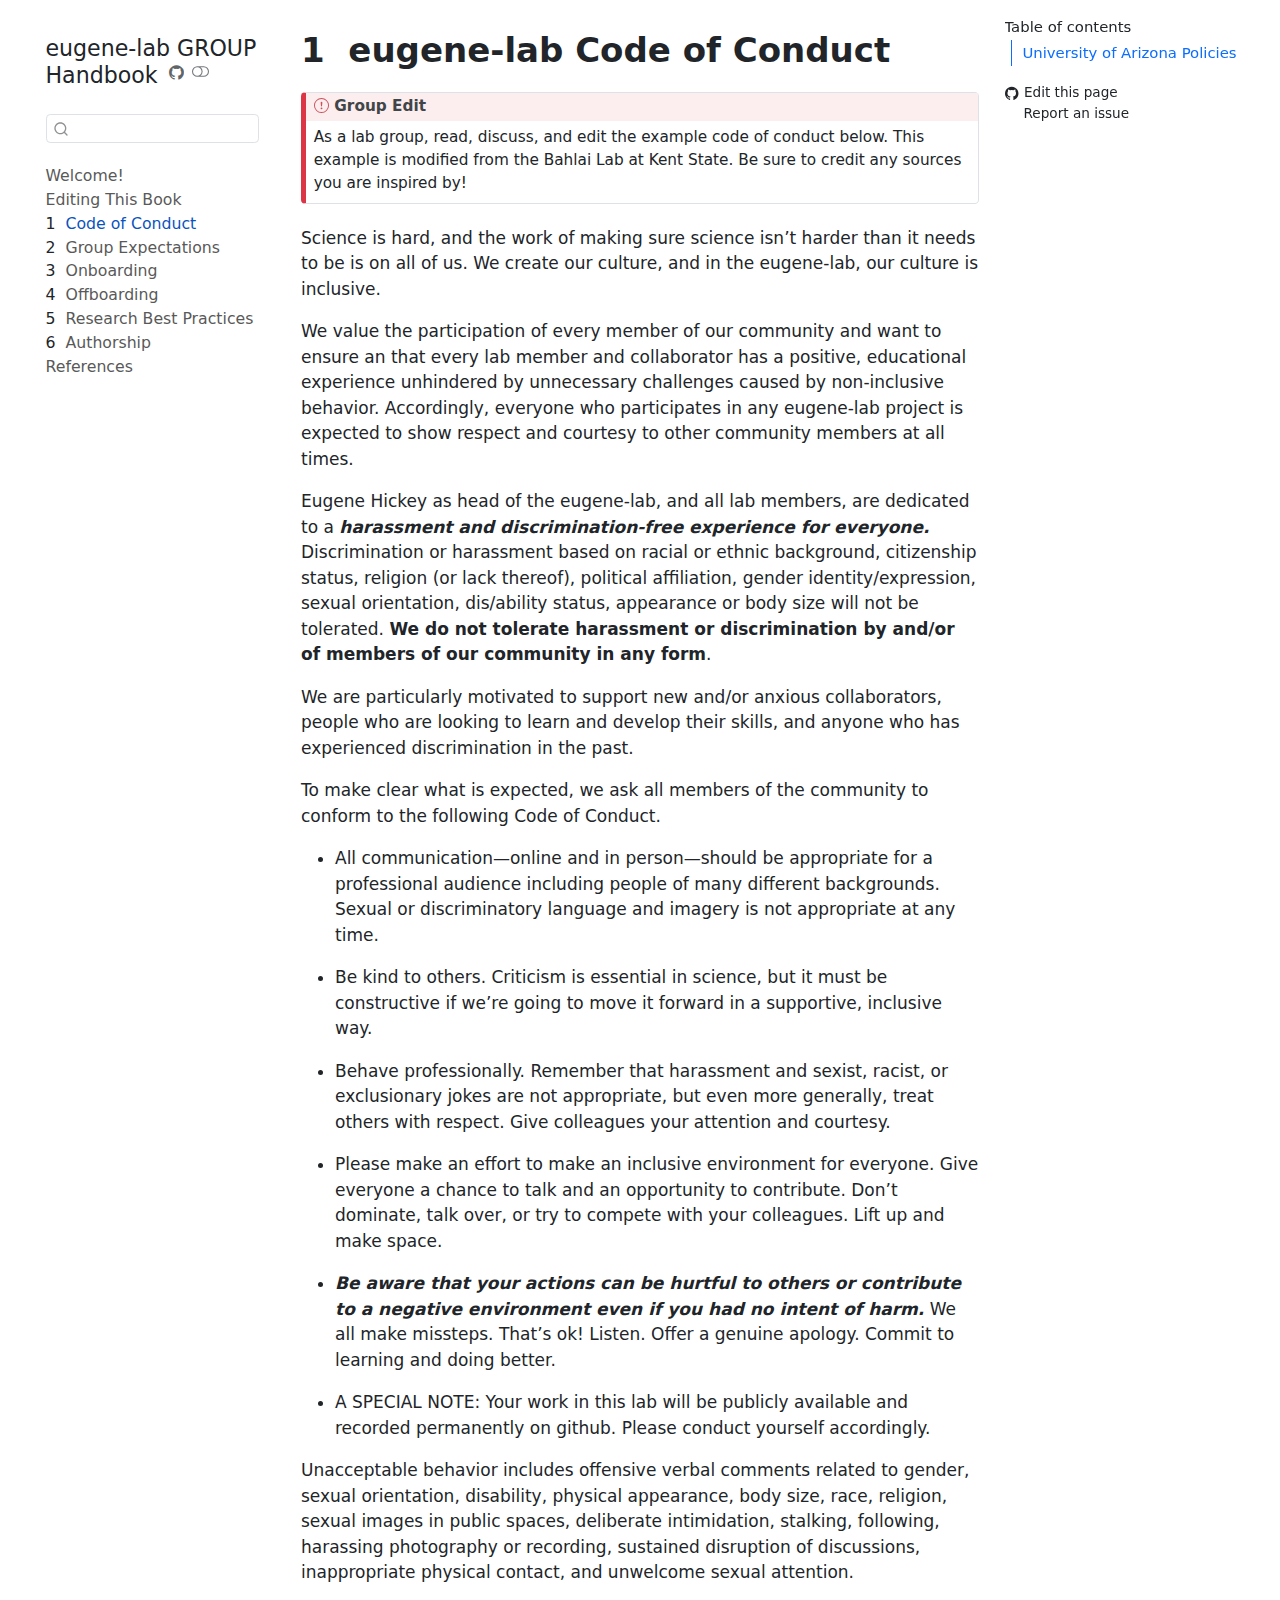
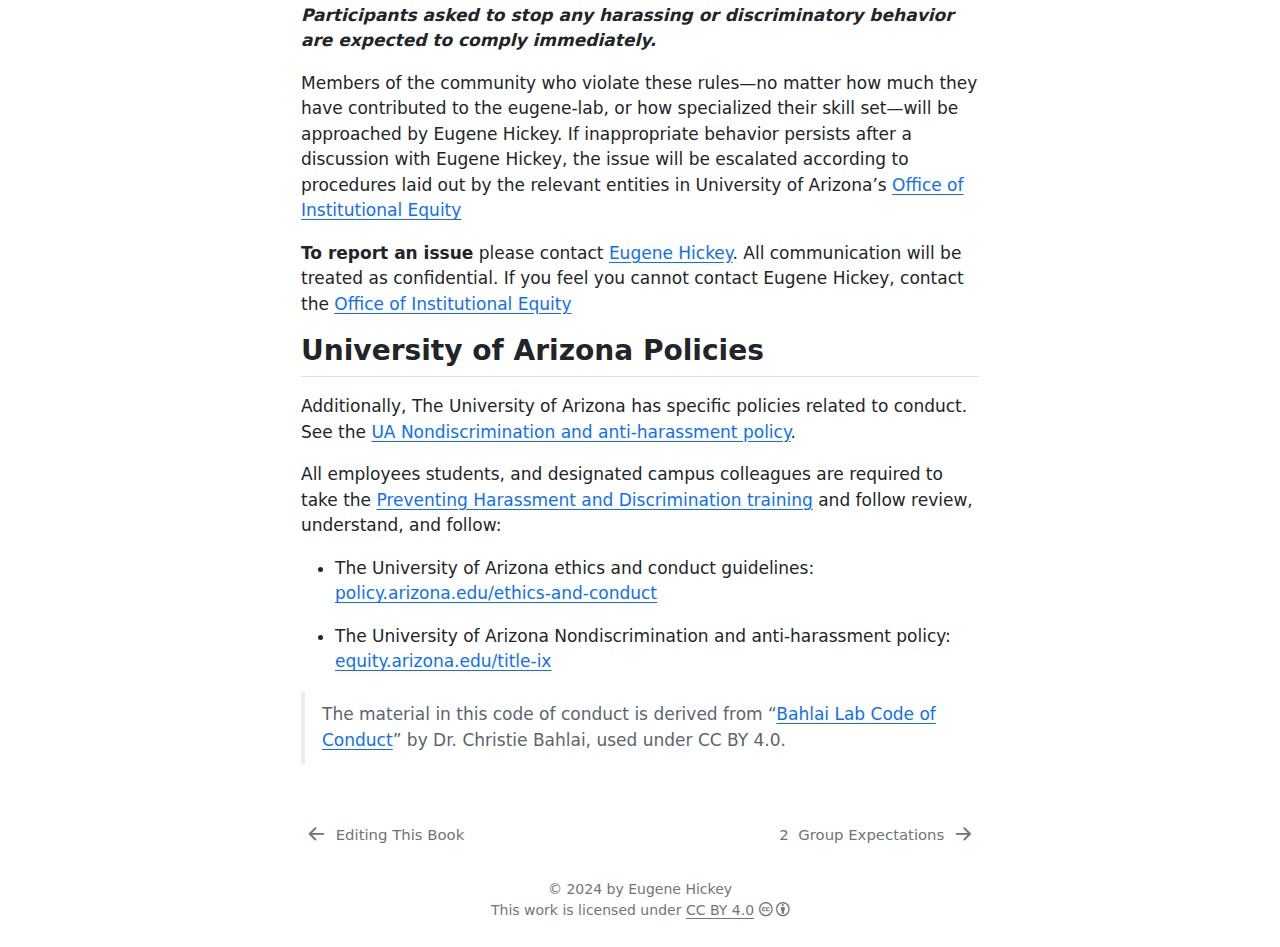
<file: code-of-conduct.html>
<!DOCTYPE html>
<html xmlns="http://www.w3.org/1999/xhtml" lang="en" xml:lang="en"><head>

<meta charset="utf-8">
<meta name="generator" content="quarto-1.5.57">

<meta name="viewport" content="width=device-width, initial-scale=1.0, user-scalable=yes">


<title>1&nbsp; eugene-lab Code of Conduct – eugene-lab GROUP Handbook</title>
<style>
code{white-space: pre-wrap;}
span.smallcaps{font-variant: small-caps;}
div.columns{display: flex; gap: min(4vw, 1.5em);}
div.column{flex: auto; overflow-x: auto;}
div.hanging-indent{margin-left: 1.5em; text-indent: -1.5em;}
ul.task-list{list-style: none;}
ul.task-list li input[type="checkbox"] {
  width: 0.8em;
  margin: 0 0.8em 0.2em -1em; /* quarto-specific, see https://github.com/quarto-dev/quarto-cli/issues/4556 */ 
  vertical-align: middle;
}
</style>


<script src="site_libs/quarto-nav/quarto-nav.js"></script>
<script src="site_libs/quarto-nav/headroom.min.js"></script>
<script src="site_libs/clipboard/clipboard.min.js"></script>
<script src="site_libs/quarto-search/autocomplete.umd.js"></script>
<script src="site_libs/quarto-search/fuse.min.js"></script>
<script src="site_libs/quarto-search/quarto-search.js"></script>
<meta name="quarto:offset" content="./">
<link href="./group-expectations.html" rel="next">
<link href="./contributing.html" rel="prev">
<script src="site_libs/quarto-html/quarto.js"></script>
<script src="site_libs/quarto-html/popper.min.js"></script>
<script src="site_libs/quarto-html/tippy.umd.min.js"></script>
<script src="site_libs/quarto-html/anchor.min.js"></script>
<link href="site_libs/quarto-html/tippy.css" rel="stylesheet">
<link href="site_libs/quarto-html/quarto-syntax-highlighting.css" rel="stylesheet" class="quarto-color-scheme" id="quarto-text-highlighting-styles">
<link href="site_libs/quarto-html/quarto-syntax-highlighting-dark.css" rel="prefetch" class="quarto-color-scheme quarto-color-alternate" id="quarto-text-highlighting-styles">
<script src="site_libs/bootstrap/bootstrap.min.js"></script>
<link href="site_libs/bootstrap/bootstrap-icons.css" rel="stylesheet">
<link href="site_libs/bootstrap/bootstrap.min.css" rel="stylesheet" class="quarto-color-scheme" id="quarto-bootstrap" data-mode="light">
<link href="site_libs/bootstrap/bootstrap-dark.min.css" rel="prefetch" class="quarto-color-scheme quarto-color-alternate" id="quarto-bootstrap" data-mode="light">
<link href="site_libs/quarto-contrib/fontawesome6-0.1.0/all.css" rel="stylesheet">
<link href="site_libs/quarto-contrib/fontawesome6-0.1.0/latex-fontsize.css" rel="stylesheet">
<script id="quarto-search-options" type="application/json">{
  "location": "sidebar",
  "copy-button": false,
  "collapse-after": 3,
  "panel-placement": "start",
  "type": "textbox",
  "limit": 50,
  "keyboard-shortcut": [
    "f",
    "/",
    "s"
  ],
  "show-item-context": false,
  "language": {
    "search-no-results-text": "No results",
    "search-matching-documents-text": "matching documents",
    "search-copy-link-title": "Copy link to search",
    "search-hide-matches-text": "Hide additional matches",
    "search-more-match-text": "more match in this document",
    "search-more-matches-text": "more matches in this document",
    "search-clear-button-title": "Clear",
    "search-text-placeholder": "",
    "search-detached-cancel-button-title": "Cancel",
    "search-submit-button-title": "Submit",
    "search-label": "Search"
  }
}</script>


</head>

<body class="nav-sidebar floating">

<div id="quarto-search-results"></div>
  <header id="quarto-header" class="headroom fixed-top">
  <nav class="quarto-secondary-nav">
    <div class="container-fluid d-flex">
      <button type="button" class="quarto-btn-toggle btn" data-bs-toggle="collapse" role="button" data-bs-target=".quarto-sidebar-collapse-item" aria-controls="quarto-sidebar" aria-expanded="false" aria-label="Toggle sidebar navigation" onclick="if (window.quartoToggleHeadroom) { window.quartoToggleHeadroom(); }">
        <i class="bi bi-layout-text-sidebar-reverse"></i>
      </button>
        <nav class="quarto-page-breadcrumbs" aria-label="breadcrumb"><ol class="breadcrumb"><li class="breadcrumb-item"><a href="./code-of-conduct.html"><span class="chapter-number">1</span>&nbsp; <span class="chapter-title">Code of Conduct</span></a></li></ol></nav>
        <a class="flex-grow-1" role="navigation" data-bs-toggle="collapse" data-bs-target=".quarto-sidebar-collapse-item" aria-controls="quarto-sidebar" aria-expanded="false" aria-label="Toggle sidebar navigation" onclick="if (window.quartoToggleHeadroom) { window.quartoToggleHeadroom(); }">      
        </a>
      <button type="button" class="btn quarto-search-button" aria-label="Search" onclick="window.quartoOpenSearch();">
        <i class="bi bi-search"></i>
      </button>
    </div>
  </nav>
</header>
<!-- content -->
<div id="quarto-content" class="quarto-container page-columns page-rows-contents page-layout-article">
<!-- sidebar -->
  <nav id="quarto-sidebar" class="sidebar collapse collapse-horizontal quarto-sidebar-collapse-item sidebar-navigation floating overflow-auto">
    <div class="pt-lg-2 mt-2 text-left sidebar-header">
    <div class="sidebar-title mb-0 py-0">
      <a href="./">eugene-lab GROUP Handbook</a> 
        <div class="sidebar-tools-main">
    <a href="https://github.com/eugene100hickey/eugene-lab" title="Source Code" class="quarto-navigation-tool px-1" aria-label="Source Code"><i class="bi bi-github"></i></a>
  <a href="" class="quarto-color-scheme-toggle quarto-navigation-tool  px-1" onclick="window.quartoToggleColorScheme(); return false;" title="Toggle dark mode"><i class="bi"></i></a>
</div>
    </div>
      </div>
        <div class="mt-2 flex-shrink-0 align-items-center">
        <div class="sidebar-search">
        <div id="quarto-search" class="" title="Search"></div>
        </div>
        </div>
    <div class="sidebar-menu-container"> 
    <ul class="list-unstyled mt-1">
        <li class="sidebar-item">
  <div class="sidebar-item-container"> 
  <a href="./index.html" class="sidebar-item-text sidebar-link">
 <span class="menu-text">Welcome!</span></a>
  </div>
</li>
        <li class="sidebar-item">
  <div class="sidebar-item-container"> 
  <a href="./contributing.html" class="sidebar-item-text sidebar-link">
 <span class="menu-text">Editing This Book</span></a>
  </div>
</li>
        <li class="sidebar-item">
  <div class="sidebar-item-container"> 
  <a href="./code-of-conduct.html" class="sidebar-item-text sidebar-link active">
 <span class="menu-text"><span class="chapter-number">1</span>&nbsp; <span class="chapter-title">Code of Conduct</span></span></a>
  </div>
</li>
        <li class="sidebar-item">
  <div class="sidebar-item-container"> 
  <a href="./group-expectations.html" class="sidebar-item-text sidebar-link">
 <span class="menu-text"><span class="chapter-number">2</span>&nbsp; <span class="chapter-title">Group Expectations</span></span></a>
  </div>
</li>
        <li class="sidebar-item">
  <div class="sidebar-item-container"> 
  <a href="./onboarding.html" class="sidebar-item-text sidebar-link">
 <span class="menu-text"><span class="chapter-number">3</span>&nbsp; <span class="chapter-title">Onboarding</span></span></a>
  </div>
</li>
        <li class="sidebar-item">
  <div class="sidebar-item-container"> 
  <a href="./offboarding.html" class="sidebar-item-text sidebar-link">
 <span class="menu-text"><span class="chapter-number">4</span>&nbsp; <span class="chapter-title">Offboarding</span></span></a>
  </div>
</li>
        <li class="sidebar-item">
  <div class="sidebar-item-container"> 
  <a href="./research-best-practices.html" class="sidebar-item-text sidebar-link">
 <span class="menu-text"><span class="chapter-number">5</span>&nbsp; <span class="chapter-title">Research Best Practices</span></span></a>
  </div>
</li>
        <li class="sidebar-item">
  <div class="sidebar-item-container"> 
  <a href="./authorship.html" class="sidebar-item-text sidebar-link">
 <span class="menu-text"><span class="chapter-number">6</span>&nbsp; <span class="chapter-title">Authorship</span></span></a>
  </div>
</li>
        <li class="sidebar-item">
  <div class="sidebar-item-container"> 
  <a href="./references.html" class="sidebar-item-text sidebar-link">
 <span class="menu-text">References</span></a>
  </div>
</li>
    </ul>
    </div>
</nav>
<div id="quarto-sidebar-glass" class="quarto-sidebar-collapse-item" data-bs-toggle="collapse" data-bs-target=".quarto-sidebar-collapse-item"></div>
<!-- margin-sidebar -->
    <div id="quarto-margin-sidebar" class="sidebar margin-sidebar">
        <nav id="TOC" role="doc-toc" class="toc-active">
    <h2 id="toc-title">Table of contents</h2>
   
  <ul>
  <li><a href="#university-of-arizona-policies" id="toc-university-of-arizona-policies" class="nav-link active" data-scroll-target="#university-of-arizona-policies">University of Arizona Policies</a></li>
  </ul>
<div class="toc-actions"><ul><li><a href="https://github.com/eugene100hickey/eugene-lab/edit/main/code-of-conduct.qmd" target="_blank" class="toc-action"><i class="bi bi-github"></i>Edit this page</a></li><li><a href="https://github.com/eugene100hickey/eugene-lab/issues/new" target="_blank" class="toc-action"><i class="bi empty"></i>Report an issue</a></li></ul></div></nav>
    </div>
<!-- main -->
<main class="content" id="quarto-document-content">

<header id="title-block-header" class="quarto-title-block default">
<div class="quarto-title">
<h1 class="title"><span class="chapter-number">1</span>&nbsp; <span class="chapter-title">eugene-lab Code of Conduct</span></h1>
</div>



<div class="quarto-title-meta">

    
  
    
  </div>
  


</header>


<div class="callout callout-style-default callout-important callout-titled">
<div class="callout-header d-flex align-content-center">
<div class="callout-icon-container">
<i class="callout-icon"></i>
</div>
<div class="callout-title-container flex-fill">
Group Edit
</div>
</div>
<div class="callout-body-container callout-body">
<p>As a lab group, read, discuss, and edit the example code of conduct below. This example is modified from the Bahlai Lab at Kent State. Be sure to credit any sources you are inspired by!</p>
</div>
</div>
<p>Science is hard, and the work of making sure science isn’t harder than it needs to be is on all of us. We create our culture, and in the eugene-lab, our culture is inclusive.</p>
<p>We value the participation of every member of our community and want to ensure an that every lab member and collaborator has a positive, educational experience unhindered by unnecessary challenges caused by non-inclusive behavior. Accordingly, everyone who participates in any eugene-lab project is expected to show respect and courtesy to other community members at all times.</p>
<p>Eugene Hickey as head of the eugene-lab, and all lab members, are dedicated to a <strong><em>harassment and discrimination-free experience for everyone.</em></strong> Discrimination or harassment based on racial or ethnic background, citizenship status, religion (or lack thereof), political affiliation, gender identity/expression, sexual orientation, dis/ability status, appearance or body size will not be tolerated. <strong>We do not tolerate harassment or discrimination by and/or of members of our community in any form</strong>.</p>
<p>We are particularly motivated to support new and/or anxious collaborators, people who are looking to learn and develop their skills, and anyone who has experienced discrimination in the past.</p>
<p>To make clear what is expected, we ask all members of the community to conform to the following Code of Conduct.</p>
<ul>
<li><p>All communication—online and in person—should be appropriate for a professional audience including people of many different backgrounds. Sexual or discriminatory language and imagery is not appropriate at any time.</p></li>
<li><p>Be kind to others. Criticism is essential in science, but it must be constructive if we’re going to move it forward in a supportive, inclusive way.</p></li>
<li><p>Behave professionally. Remember that harassment and sexist, racist, or exclusionary jokes are not appropriate, but even more generally, treat others with respect. Give colleagues your attention and courtesy.</p></li>
<li><p>Please make an effort to make an inclusive environment for everyone. Give everyone a chance to talk and an opportunity to contribute. Don’t dominate, talk over, or try to compete with your colleagues. Lift up and make space.</p></li>
<li><p><strong><em>Be aware that your actions can be hurtful to others or contribute to a negative environment even if you had no intent of harm.</em></strong> We all make missteps. That’s ok! Listen. Offer a genuine apology. Commit to learning and doing better.</p></li>
<li><p>A SPECIAL NOTE: Your work in this lab will be publicly available and recorded permanently on github. Please conduct yourself accordingly.</p></li>
</ul>
<p>Unacceptable behavior includes offensive verbal comments related to gender, sexual orientation, disability, physical appearance, body size, race, religion, sexual images in public spaces, deliberate intimidation, stalking, following, harassing photography or recording, sustained disruption of discussions, inappropriate physical contact, and unwelcome sexual attention.</p>
<p><strong><em>Participants asked to stop any harassing or discriminatory behavior are expected to comply immediately.</em></strong></p>
<p>Members of the community who violate these rules—no matter how much they have contributed to the eugene-lab, or how specialized their skill set—will be approached by Eugene Hickey. If inappropriate behavior persists after a discussion with Eugene Hickey, the issue will be escalated according to procedures laid out by the relevant entities in University of Arizona’s <a href="https://equity.arizona.edu/">Office of Institutional Equity</a></p>
<p><strong>To report an issue</strong> please contact <a href="mailto:eugene.hickey@tudublin.ie">Eugene Hickey</a>. All communication will be treated as confidential. If you feel you cannot contact Eugene Hickey, contact the <a href="https://equity.arizona.edu/reporting">Office of Institutional Equity</a></p>
<section id="university-of-arizona-policies" class="level2">
<h2 class="anchored" data-anchor-id="university-of-arizona-policies">University of Arizona Policies</h2>
<p>Additionally, The University of Arizona has specific policies related to conduct. See the <a href="https://policy.arizona.edu/human-resources/nondiscrimination-and-anti-harassment-policy">UA Nondiscrimination and anti-harassment policy</a>.</p>
<p>All employees students, and designated campus colleagues are required to take the <a href="https://equity.arizona.edu/training/online-training">Preventing Harassment and Discrimination training</a> and follow review, understand, and follow:</p>
<ul>
<li><p>The University of Arizona ethics and conduct guidelines: <a href="https://policy.arizona.edu/ethics-and-conduct">policy.arizona.edu/ethics-and-conduct</a></p></li>
<li><p>The University of Arizona Nondiscrimination and anti-harassment policy: <a href="https://equity.arizona.edu/title-ix">equity.arizona.edu/title-ix</a></p></li>
</ul>
<blockquote class="blockquote">
<p>The material in this code of conduct is derived from “<a href="https://github.com/BahlaiLab/Policies/blob/master/Code_of_conduct.md">Bahlai Lab Code of Conduct</a>” by Dr.&nbsp;Christie Bahlai, used under CC BY 4.0.</p>
</blockquote>


</section>

</main> <!-- /main -->
<script id="quarto-html-after-body" type="application/javascript">
window.document.addEventListener("DOMContentLoaded", function (event) {
  const toggleBodyColorMode = (bsSheetEl) => {
    const mode = bsSheetEl.getAttribute("data-mode");
    const bodyEl = window.document.querySelector("body");
    if (mode === "dark") {
      bodyEl.classList.add("quarto-dark");
      bodyEl.classList.remove("quarto-light");
    } else {
      bodyEl.classList.add("quarto-light");
      bodyEl.classList.remove("quarto-dark");
    }
  }
  const toggleBodyColorPrimary = () => {
    const bsSheetEl = window.document.querySelector("link#quarto-bootstrap");
    if (bsSheetEl) {
      toggleBodyColorMode(bsSheetEl);
    }
  }
  toggleBodyColorPrimary();  
  const disableStylesheet = (stylesheets) => {
    for (let i=0; i < stylesheets.length; i++) {
      const stylesheet = stylesheets[i];
      stylesheet.rel = 'prefetch';
    }
  }
  const enableStylesheet = (stylesheets) => {
    for (let i=0; i < stylesheets.length; i++) {
      const stylesheet = stylesheets[i];
      stylesheet.rel = 'stylesheet';
    }
  }
  const manageTransitions = (selector, allowTransitions) => {
    const els = window.document.querySelectorAll(selector);
    for (let i=0; i < els.length; i++) {
      const el = els[i];
      if (allowTransitions) {
        el.classList.remove('notransition');
      } else {
        el.classList.add('notransition');
      }
    }
  }
  const toggleGiscusIfUsed = (isAlternate, darkModeDefault) => {
    const baseTheme = document.querySelector('#giscus-base-theme')?.value ?? 'light';
    const alternateTheme = document.querySelector('#giscus-alt-theme')?.value ?? 'dark';
    let newTheme = '';
    if(darkModeDefault) {
      newTheme = isAlternate ? baseTheme : alternateTheme;
    } else {
      newTheme = isAlternate ? alternateTheme : baseTheme;
    }
    const changeGiscusTheme = () => {
      // From: https://github.com/giscus/giscus/issues/336
      const sendMessage = (message) => {
        const iframe = document.querySelector('iframe.giscus-frame');
        if (!iframe) return;
        iframe.contentWindow.postMessage({ giscus: message }, 'https://giscus.app');
      }
      sendMessage({
        setConfig: {
          theme: newTheme
        }
      });
    }
    const isGiscussLoaded = window.document.querySelector('iframe.giscus-frame') !== null;
    if (isGiscussLoaded) {
      changeGiscusTheme();
    }
  }
  const toggleColorMode = (alternate) => {
    // Switch the stylesheets
    const alternateStylesheets = window.document.querySelectorAll('link.quarto-color-scheme.quarto-color-alternate');
    manageTransitions('#quarto-margin-sidebar .nav-link', false);
    if (alternate) {
      enableStylesheet(alternateStylesheets);
      for (const sheetNode of alternateStylesheets) {
        if (sheetNode.id === "quarto-bootstrap") {
          toggleBodyColorMode(sheetNode);
        }
      }
    } else {
      disableStylesheet(alternateStylesheets);
      toggleBodyColorPrimary();
    }
    manageTransitions('#quarto-margin-sidebar .nav-link', true);
    // Switch the toggles
    const toggles = window.document.querySelectorAll('.quarto-color-scheme-toggle');
    for (let i=0; i < toggles.length; i++) {
      const toggle = toggles[i];
      if (toggle) {
        if (alternate) {
          toggle.classList.add("alternate");     
        } else {
          toggle.classList.remove("alternate");
        }
      }
    }
    // Hack to workaround the fact that safari doesn't
    // properly recolor the scrollbar when toggling (#1455)
    if (navigator.userAgent.indexOf('Safari') > 0 && navigator.userAgent.indexOf('Chrome') == -1) {
      manageTransitions("body", false);
      window.scrollTo(0, 1);
      setTimeout(() => {
        window.scrollTo(0, 0);
        manageTransitions("body", true);
      }, 40);  
    }
  }
  const isFileUrl = () => { 
    return window.location.protocol === 'file:';
  }
  const hasAlternateSentinel = () => {  
    let styleSentinel = getColorSchemeSentinel();
    if (styleSentinel !== null) {
      return styleSentinel === "alternate";
    } else {
      return false;
    }
  }
  const setStyleSentinel = (alternate) => {
    const value = alternate ? "alternate" : "default";
    if (!isFileUrl()) {
      window.localStorage.setItem("quarto-color-scheme", value);
    } else {
      localAlternateSentinel = value;
    }
  }
  const getColorSchemeSentinel = () => {
    if (!isFileUrl()) {
      const storageValue = window.localStorage.getItem("quarto-color-scheme");
      return storageValue != null ? storageValue : localAlternateSentinel;
    } else {
      return localAlternateSentinel;
    }
  }
  const darkModeDefault = false;
  let localAlternateSentinel = darkModeDefault ? 'alternate' : 'default';
  // Dark / light mode switch
  window.quartoToggleColorScheme = () => {
    // Read the current dark / light value 
    let toAlternate = !hasAlternateSentinel();
    toggleColorMode(toAlternate);
    setStyleSentinel(toAlternate);
    toggleGiscusIfUsed(toAlternate, darkModeDefault);
  };
  // Ensure there is a toggle, if there isn't float one in the top right
  if (window.document.querySelector('.quarto-color-scheme-toggle') === null) {
    const a = window.document.createElement('a');
    a.classList.add('top-right');
    a.classList.add('quarto-color-scheme-toggle');
    a.href = "";
    a.onclick = function() { try { window.quartoToggleColorScheme(); } catch {} return false; };
    const i = window.document.createElement("i");
    i.classList.add('bi');
    a.appendChild(i);
    window.document.body.appendChild(a);
  }
  // Switch to dark mode if need be
  if (hasAlternateSentinel()) {
    toggleColorMode(true);
  } else {
    toggleColorMode(false);
  }
  const icon = "";
  const anchorJS = new window.AnchorJS();
  anchorJS.options = {
    placement: 'right',
    icon: icon
  };
  anchorJS.add('.anchored');
  const isCodeAnnotation = (el) => {
    for (const clz of el.classList) {
      if (clz.startsWith('code-annotation-')) {                     
        return true;
      }
    }
    return false;
  }
  const onCopySuccess = function(e) {
    // button target
    const button = e.trigger;
    // don't keep focus
    button.blur();
    // flash "checked"
    button.classList.add('code-copy-button-checked');
    var currentTitle = button.getAttribute("title");
    button.setAttribute("title", "Copied!");
    let tooltip;
    if (window.bootstrap) {
      button.setAttribute("data-bs-toggle", "tooltip");
      button.setAttribute("data-bs-placement", "left");
      button.setAttribute("data-bs-title", "Copied!");
      tooltip = new bootstrap.Tooltip(button, 
        { trigger: "manual", 
          customClass: "code-copy-button-tooltip",
          offset: [0, -8]});
      tooltip.show();    
    }
    setTimeout(function() {
      if (tooltip) {
        tooltip.hide();
        button.removeAttribute("data-bs-title");
        button.removeAttribute("data-bs-toggle");
        button.removeAttribute("data-bs-placement");
      }
      button.setAttribute("title", currentTitle);
      button.classList.remove('code-copy-button-checked');
    }, 1000);
    // clear code selection
    e.clearSelection();
  }
  const getTextToCopy = function(trigger) {
      const codeEl = trigger.previousElementSibling.cloneNode(true);
      for (const childEl of codeEl.children) {
        if (isCodeAnnotation(childEl)) {
          childEl.remove();
        }
      }
      return codeEl.innerText;
  }
  const clipboard = new window.ClipboardJS('.code-copy-button:not([data-in-quarto-modal])', {
    text: getTextToCopy
  });
  clipboard.on('success', onCopySuccess);
  if (window.document.getElementById('quarto-embedded-source-code-modal')) {
    // For code content inside modals, clipBoardJS needs to be initialized with a container option
    // TODO: Check when it could be a function (https://github.com/zenorocha/clipboard.js/issues/860)
    const clipboardModal = new window.ClipboardJS('.code-copy-button[data-in-quarto-modal]', {
      text: getTextToCopy,
      container: window.document.getElementById('quarto-embedded-source-code-modal')
    });
    clipboardModal.on('success', onCopySuccess);
  }
    var localhostRegex = new RegExp(/^(?:http|https):\/\/localhost\:?[0-9]*\//);
    var mailtoRegex = new RegExp(/^mailto:/);
      var filterRegex = new RegExp('/' + window.location.host + '/');
    var isInternal = (href) => {
        return filterRegex.test(href) || localhostRegex.test(href) || mailtoRegex.test(href);
    }
    // Inspect non-navigation links and adorn them if external
 	var links = window.document.querySelectorAll('a[href]:not(.nav-link):not(.navbar-brand):not(.toc-action):not(.sidebar-link):not(.sidebar-item-toggle):not(.pagination-link):not(.no-external):not([aria-hidden]):not(.dropdown-item):not(.quarto-navigation-tool):not(.about-link)');
    for (var i=0; i<links.length; i++) {
      const link = links[i];
      if (!isInternal(link.href)) {
        // undo the damage that might have been done by quarto-nav.js in the case of
        // links that we want to consider external
        if (link.dataset.originalHref !== undefined) {
          link.href = link.dataset.originalHref;
        }
          // target, if specified
          link.setAttribute("target", "_blank");
          if (link.getAttribute("rel") === null) {
            link.setAttribute("rel", "noopener");
          }
      }
    }
  function tippyHover(el, contentFn, onTriggerFn, onUntriggerFn) {
    const config = {
      allowHTML: true,
      maxWidth: 500,
      delay: 100,
      arrow: false,
      appendTo: function(el) {
          return el.parentElement;
      },
      interactive: true,
      interactiveBorder: 10,
      theme: 'quarto',
      placement: 'bottom-start',
    };
    if (contentFn) {
      config.content = contentFn;
    }
    if (onTriggerFn) {
      config.onTrigger = onTriggerFn;
    }
    if (onUntriggerFn) {
      config.onUntrigger = onUntriggerFn;
    }
    window.tippy(el, config); 
  }
  const noterefs = window.document.querySelectorAll('a[role="doc-noteref"]');
  for (var i=0; i<noterefs.length; i++) {
    const ref = noterefs[i];
    tippyHover(ref, function() {
      // use id or data attribute instead here
      let href = ref.getAttribute('data-footnote-href') || ref.getAttribute('href');
      try { href = new URL(href).hash; } catch {}
      const id = href.replace(/^#\/?/, "");
      const note = window.document.getElementById(id);
      if (note) {
        return note.innerHTML;
      } else {
        return "";
      }
    });
  }
  const xrefs = window.document.querySelectorAll('a.quarto-xref');
  const processXRef = (id, note) => {
    // Strip column container classes
    const stripColumnClz = (el) => {
      el.classList.remove("page-full", "page-columns");
      if (el.children) {
        for (const child of el.children) {
          stripColumnClz(child);
        }
      }
    }
    stripColumnClz(note)
    if (id === null || id.startsWith('sec-')) {
      // Special case sections, only their first couple elements
      const container = document.createElement("div");
      if (note.children && note.children.length > 2) {
        container.appendChild(note.children[0].cloneNode(true));
        for (let i = 1; i < note.children.length; i++) {
          const child = note.children[i];
          if (child.tagName === "P" && child.innerText === "") {
            continue;
          } else {
            container.appendChild(child.cloneNode(true));
            break;
          }
        }
        if (window.Quarto?.typesetMath) {
          window.Quarto.typesetMath(container);
        }
        return container.innerHTML
      } else {
        if (window.Quarto?.typesetMath) {
          window.Quarto.typesetMath(note);
        }
        return note.innerHTML;
      }
    } else {
      // Remove any anchor links if they are present
      const anchorLink = note.querySelector('a.anchorjs-link');
      if (anchorLink) {
        anchorLink.remove();
      }
      if (window.Quarto?.typesetMath) {
        window.Quarto.typesetMath(note);
      }
      // TODO in 1.5, we should make sure this works without a callout special case
      if (note.classList.contains("callout")) {
        return note.outerHTML;
      } else {
        return note.innerHTML;
      }
    }
  }
  for (var i=0; i<xrefs.length; i++) {
    const xref = xrefs[i];
    tippyHover(xref, undefined, function(instance) {
      instance.disable();
      let url = xref.getAttribute('href');
      let hash = undefined; 
      if (url.startsWith('#')) {
        hash = url;
      } else {
        try { hash = new URL(url).hash; } catch {}
      }
      if (hash) {
        const id = hash.replace(/^#\/?/, "");
        const note = window.document.getElementById(id);
        if (note !== null) {
          try {
            const html = processXRef(id, note.cloneNode(true));
            instance.setContent(html);
          } finally {
            instance.enable();
            instance.show();
          }
        } else {
          // See if we can fetch this
          fetch(url.split('#')[0])
          .then(res => res.text())
          .then(html => {
            const parser = new DOMParser();
            const htmlDoc = parser.parseFromString(html, "text/html");
            const note = htmlDoc.getElementById(id);
            if (note !== null) {
              const html = processXRef(id, note);
              instance.setContent(html);
            } 
          }).finally(() => {
            instance.enable();
            instance.show();
          });
        }
      } else {
        // See if we can fetch a full url (with no hash to target)
        // This is a special case and we should probably do some content thinning / targeting
        fetch(url)
        .then(res => res.text())
        .then(html => {
          const parser = new DOMParser();
          const htmlDoc = parser.parseFromString(html, "text/html");
          const note = htmlDoc.querySelector('main.content');
          if (note !== null) {
            // This should only happen for chapter cross references
            // (since there is no id in the URL)
            // remove the first header
            if (note.children.length > 0 && note.children[0].tagName === "HEADER") {
              note.children[0].remove();
            }
            const html = processXRef(null, note);
            instance.setContent(html);
          } 
        }).finally(() => {
          instance.enable();
          instance.show();
        });
      }
    }, function(instance) {
    });
  }
      let selectedAnnoteEl;
      const selectorForAnnotation = ( cell, annotation) => {
        let cellAttr = 'data-code-cell="' + cell + '"';
        let lineAttr = 'data-code-annotation="' +  annotation + '"';
        const selector = 'span[' + cellAttr + '][' + lineAttr + ']';
        return selector;
      }
      const selectCodeLines = (annoteEl) => {
        const doc = window.document;
        const targetCell = annoteEl.getAttribute("data-target-cell");
        const targetAnnotation = annoteEl.getAttribute("data-target-annotation");
        const annoteSpan = window.document.querySelector(selectorForAnnotation(targetCell, targetAnnotation));
        const lines = annoteSpan.getAttribute("data-code-lines").split(",");
        const lineIds = lines.map((line) => {
          return targetCell + "-" + line;
        })
        let top = null;
        let height = null;
        let parent = null;
        if (lineIds.length > 0) {
            //compute the position of the single el (top and bottom and make a div)
            const el = window.document.getElementById(lineIds[0]);
            top = el.offsetTop;
            height = el.offsetHeight;
            parent = el.parentElement.parentElement;
          if (lineIds.length > 1) {
            const lastEl = window.document.getElementById(lineIds[lineIds.length - 1]);
            const bottom = lastEl.offsetTop + lastEl.offsetHeight;
            height = bottom - top;
          }
          if (top !== null && height !== null && parent !== null) {
            // cook up a div (if necessary) and position it 
            let div = window.document.getElementById("code-annotation-line-highlight");
            if (div === null) {
              div = window.document.createElement("div");
              div.setAttribute("id", "code-annotation-line-highlight");
              div.style.position = 'absolute';
              parent.appendChild(div);
            }
            div.style.top = top - 2 + "px";
            div.style.height = height + 4 + "px";
            div.style.left = 0;
            let gutterDiv = window.document.getElementById("code-annotation-line-highlight-gutter");
            if (gutterDiv === null) {
              gutterDiv = window.document.createElement("div");
              gutterDiv.setAttribute("id", "code-annotation-line-highlight-gutter");
              gutterDiv.style.position = 'absolute';
              const codeCell = window.document.getElementById(targetCell);
              const gutter = codeCell.querySelector('.code-annotation-gutter');
              gutter.appendChild(gutterDiv);
            }
            gutterDiv.style.top = top - 2 + "px";
            gutterDiv.style.height = height + 4 + "px";
          }
          selectedAnnoteEl = annoteEl;
        }
      };
      const unselectCodeLines = () => {
        const elementsIds = ["code-annotation-line-highlight", "code-annotation-line-highlight-gutter"];
        elementsIds.forEach((elId) => {
          const div = window.document.getElementById(elId);
          if (div) {
            div.remove();
          }
        });
        selectedAnnoteEl = undefined;
      };
        // Handle positioning of the toggle
    window.addEventListener(
      "resize",
      throttle(() => {
        elRect = undefined;
        if (selectedAnnoteEl) {
          selectCodeLines(selectedAnnoteEl);
        }
      }, 10)
    );
    function throttle(fn, ms) {
    let throttle = false;
    let timer;
      return (...args) => {
        if(!throttle) { // first call gets through
            fn.apply(this, args);
            throttle = true;
        } else { // all the others get throttled
            if(timer) clearTimeout(timer); // cancel #2
            timer = setTimeout(() => {
              fn.apply(this, args);
              timer = throttle = false;
            }, ms);
        }
      };
    }
      // Attach click handler to the DT
      const annoteDls = window.document.querySelectorAll('dt[data-target-cell]');
      for (const annoteDlNode of annoteDls) {
        annoteDlNode.addEventListener('click', (event) => {
          const clickedEl = event.target;
          if (clickedEl !== selectedAnnoteEl) {
            unselectCodeLines();
            const activeEl = window.document.querySelector('dt[data-target-cell].code-annotation-active');
            if (activeEl) {
              activeEl.classList.remove('code-annotation-active');
            }
            selectCodeLines(clickedEl);
            clickedEl.classList.add('code-annotation-active');
          } else {
            // Unselect the line
            unselectCodeLines();
            clickedEl.classList.remove('code-annotation-active');
          }
        });
      }
  const findCites = (el) => {
    const parentEl = el.parentElement;
    if (parentEl) {
      const cites = parentEl.dataset.cites;
      if (cites) {
        return {
          el,
          cites: cites.split(' ')
        };
      } else {
        return findCites(el.parentElement)
      }
    } else {
      return undefined;
    }
  };
  var bibliorefs = window.document.querySelectorAll('a[role="doc-biblioref"]');
  for (var i=0; i<bibliorefs.length; i++) {
    const ref = bibliorefs[i];
    const citeInfo = findCites(ref);
    if (citeInfo) {
      tippyHover(citeInfo.el, function() {
        var popup = window.document.createElement('div');
        citeInfo.cites.forEach(function(cite) {
          var citeDiv = window.document.createElement('div');
          citeDiv.classList.add('hanging-indent');
          citeDiv.classList.add('csl-entry');
          var biblioDiv = window.document.getElementById('ref-' + cite);
          if (biblioDiv) {
            citeDiv.innerHTML = biblioDiv.innerHTML;
          }
          popup.appendChild(citeDiv);
        });
        return popup.innerHTML;
      });
    }
  }
});
</script>
<nav class="page-navigation">
  <div class="nav-page nav-page-previous">
      <a href="./contributing.html" class="pagination-link" aria-label="Editing This Book">
        <i class="bi bi-arrow-left-short"></i> <span class="nav-page-text">Editing This Book</span>
      </a>          
  </div>
  <div class="nav-page nav-page-next">
      <a href="./group-expectations.html" class="pagination-link" aria-label="Group Expectations">
        <span class="nav-page-text"><span class="chapter-number">2</span>&nbsp; <span class="chapter-title">Group Expectations</span></span> <i class="bi bi-arrow-right-short"></i>
      </a>
  </div>
</nav>
</div> <!-- /content -->
<footer class="footer">
  <div class="nav-footer">
    <div class="nav-footer-left">
      &nbsp;
    </div>   
    <div class="nav-footer-center">
<p>© 2024 by Eugene Hickey <br> This work is licensed under <a href="https://creativecommons.org/licenses/by/4.0/?ref=chooser-v1">CC BY 4.0</a> <i class="fa-brands fa-creative-commons" aria-label="creative-commons"></i> <i class="fa-brands fa-creative-commons-by" aria-label="creative-commons-by"></i></p>
<div class="toc-actions d-sm-block d-md-none"><ul><li><a href="https://github.com/eugene100hickey/eugene-lab/edit/main/code-of-conduct.qmd" target="_blank" class="toc-action"><i class="bi bi-github"></i>Edit this page</a></li><li><a href="https://github.com/eugene100hickey/eugene-lab/issues/new" target="_blank" class="toc-action"><i class="bi empty"></i>Report an issue</a></li></ul></div></div>
    <div class="nav-footer-right">
      &nbsp;
    </div>
  </div>
</footer>




</body></html>
</file>
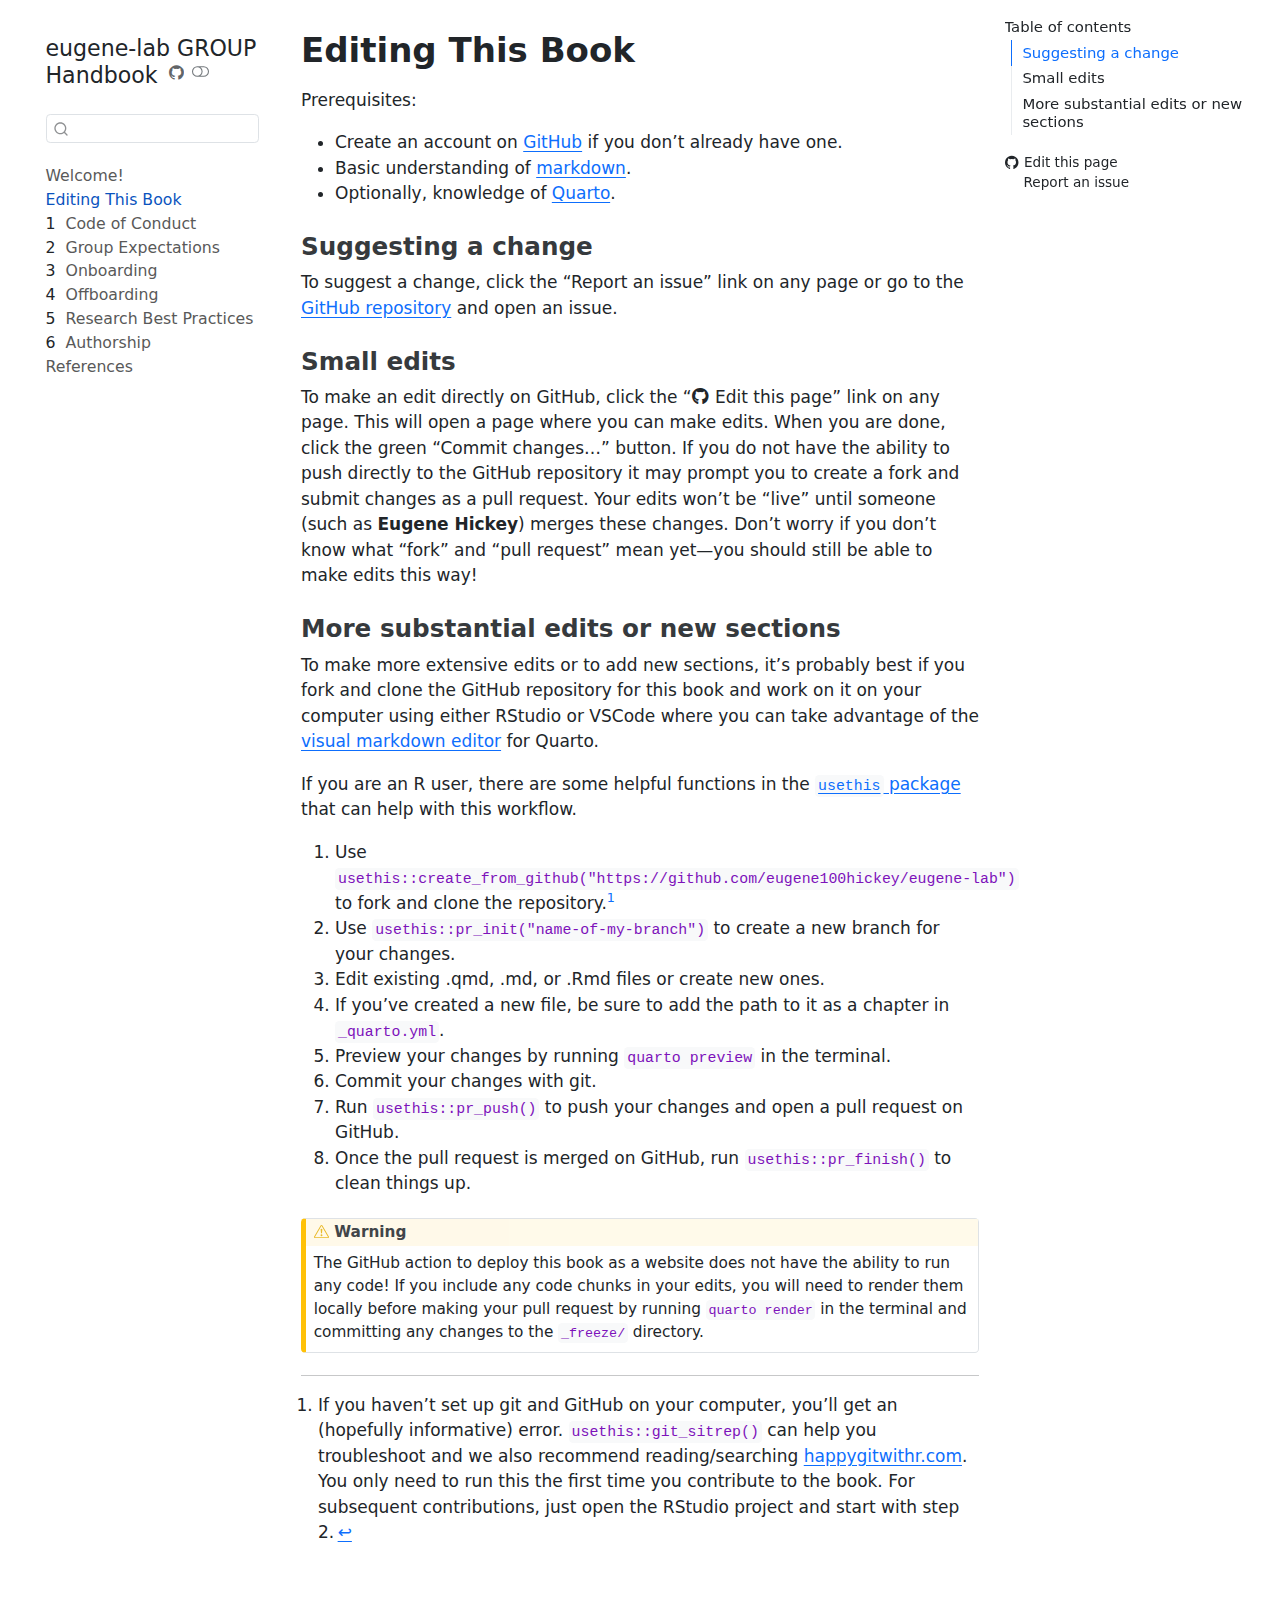
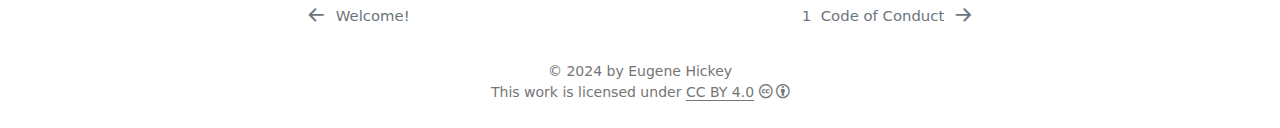
<file: contributing.html>
<!DOCTYPE html>
<html xmlns="http://www.w3.org/1999/xhtml" lang="en" xml:lang="en"><head>

<meta charset="utf-8">
<meta name="generator" content="quarto-1.5.57">

<meta name="viewport" content="width=device-width, initial-scale=1.0, user-scalable=yes">


<title>Editing This Book – eugene-lab GROUP Handbook</title>
<style>
code{white-space: pre-wrap;}
span.smallcaps{font-variant: small-caps;}
div.columns{display: flex; gap: min(4vw, 1.5em);}
div.column{flex: auto; overflow-x: auto;}
div.hanging-indent{margin-left: 1.5em; text-indent: -1.5em;}
ul.task-list{list-style: none;}
ul.task-list li input[type="checkbox"] {
  width: 0.8em;
  margin: 0 0.8em 0.2em -1em; /* quarto-specific, see https://github.com/quarto-dev/quarto-cli/issues/4556 */ 
  vertical-align: middle;
}
</style>


<script src="site_libs/quarto-nav/quarto-nav.js"></script>
<script src="site_libs/quarto-nav/headroom.min.js"></script>
<script src="site_libs/clipboard/clipboard.min.js"></script>
<script src="site_libs/quarto-search/autocomplete.umd.js"></script>
<script src="site_libs/quarto-search/fuse.min.js"></script>
<script src="site_libs/quarto-search/quarto-search.js"></script>
<meta name="quarto:offset" content="./">
<link href="./code-of-conduct.html" rel="next">
<link href="./index.html" rel="prev">
<script src="site_libs/quarto-html/quarto.js"></script>
<script src="site_libs/quarto-html/popper.min.js"></script>
<script src="site_libs/quarto-html/tippy.umd.min.js"></script>
<script src="site_libs/quarto-html/anchor.min.js"></script>
<link href="site_libs/quarto-html/tippy.css" rel="stylesheet">
<link href="site_libs/quarto-html/quarto-syntax-highlighting.css" rel="stylesheet" class="quarto-color-scheme" id="quarto-text-highlighting-styles">
<link href="site_libs/quarto-html/quarto-syntax-highlighting-dark.css" rel="prefetch" class="quarto-color-scheme quarto-color-alternate" id="quarto-text-highlighting-styles">
<script src="site_libs/bootstrap/bootstrap.min.js"></script>
<link href="site_libs/bootstrap/bootstrap-icons.css" rel="stylesheet">
<link href="site_libs/bootstrap/bootstrap.min.css" rel="stylesheet" class="quarto-color-scheme" id="quarto-bootstrap" data-mode="light">
<link href="site_libs/bootstrap/bootstrap-dark.min.css" rel="prefetch" class="quarto-color-scheme quarto-color-alternate" id="quarto-bootstrap" data-mode="light">
<link href="site_libs/quarto-contrib/fontawesome6-0.1.0/all.css" rel="stylesheet">
<link href="site_libs/quarto-contrib/fontawesome6-0.1.0/latex-fontsize.css" rel="stylesheet">
<script id="quarto-search-options" type="application/json">{
  "location": "sidebar",
  "copy-button": false,
  "collapse-after": 3,
  "panel-placement": "start",
  "type": "textbox",
  "limit": 50,
  "keyboard-shortcut": [
    "f",
    "/",
    "s"
  ],
  "show-item-context": false,
  "language": {
    "search-no-results-text": "No results",
    "search-matching-documents-text": "matching documents",
    "search-copy-link-title": "Copy link to search",
    "search-hide-matches-text": "Hide additional matches",
    "search-more-match-text": "more match in this document",
    "search-more-matches-text": "more matches in this document",
    "search-clear-button-title": "Clear",
    "search-text-placeholder": "",
    "search-detached-cancel-button-title": "Cancel",
    "search-submit-button-title": "Submit",
    "search-label": "Search"
  }
}</script>


</head>

<body class="nav-sidebar floating">

<div id="quarto-search-results"></div>
  <header id="quarto-header" class="headroom fixed-top">
  <nav class="quarto-secondary-nav">
    <div class="container-fluid d-flex">
      <button type="button" class="quarto-btn-toggle btn" data-bs-toggle="collapse" role="button" data-bs-target=".quarto-sidebar-collapse-item" aria-controls="quarto-sidebar" aria-expanded="false" aria-label="Toggle sidebar navigation" onclick="if (window.quartoToggleHeadroom) { window.quartoToggleHeadroom(); }">
        <i class="bi bi-layout-text-sidebar-reverse"></i>
      </button>
        <nav class="quarto-page-breadcrumbs" aria-label="breadcrumb"><ol class="breadcrumb"><li class="breadcrumb-item"><a href="./contributing.html">Editing This Book</a></li></ol></nav>
        <a class="flex-grow-1" role="navigation" data-bs-toggle="collapse" data-bs-target=".quarto-sidebar-collapse-item" aria-controls="quarto-sidebar" aria-expanded="false" aria-label="Toggle sidebar navigation" onclick="if (window.quartoToggleHeadroom) { window.quartoToggleHeadroom(); }">      
        </a>
      <button type="button" class="btn quarto-search-button" aria-label="Search" onclick="window.quartoOpenSearch();">
        <i class="bi bi-search"></i>
      </button>
    </div>
  </nav>
</header>
<!-- content -->
<div id="quarto-content" class="quarto-container page-columns page-rows-contents page-layout-article">
<!-- sidebar -->
  <nav id="quarto-sidebar" class="sidebar collapse collapse-horizontal quarto-sidebar-collapse-item sidebar-navigation floating overflow-auto">
    <div class="pt-lg-2 mt-2 text-left sidebar-header">
    <div class="sidebar-title mb-0 py-0">
      <a href="./">eugene-lab GROUP Handbook</a> 
        <div class="sidebar-tools-main">
    <a href="https://github.com/eugene100hickey/eugene-lab" title="Source Code" class="quarto-navigation-tool px-1" aria-label="Source Code"><i class="bi bi-github"></i></a>
  <a href="" class="quarto-color-scheme-toggle quarto-navigation-tool  px-1" onclick="window.quartoToggleColorScheme(); return false;" title="Toggle dark mode"><i class="bi"></i></a>
</div>
    </div>
      </div>
        <div class="mt-2 flex-shrink-0 align-items-center">
        <div class="sidebar-search">
        <div id="quarto-search" class="" title="Search"></div>
        </div>
        </div>
    <div class="sidebar-menu-container"> 
    <ul class="list-unstyled mt-1">
        <li class="sidebar-item">
  <div class="sidebar-item-container"> 
  <a href="./index.html" class="sidebar-item-text sidebar-link">
 <span class="menu-text">Welcome!</span></a>
  </div>
</li>
        <li class="sidebar-item">
  <div class="sidebar-item-container"> 
  <a href="./contributing.html" class="sidebar-item-text sidebar-link active">
 <span class="menu-text">Editing This Book</span></a>
  </div>
</li>
        <li class="sidebar-item">
  <div class="sidebar-item-container"> 
  <a href="./code-of-conduct.html" class="sidebar-item-text sidebar-link">
 <span class="menu-text"><span class="chapter-number">1</span>&nbsp; <span class="chapter-title">Code of Conduct</span></span></a>
  </div>
</li>
        <li class="sidebar-item">
  <div class="sidebar-item-container"> 
  <a href="./group-expectations.html" class="sidebar-item-text sidebar-link">
 <span class="menu-text"><span class="chapter-number">2</span>&nbsp; <span class="chapter-title">Group Expectations</span></span></a>
  </div>
</li>
        <li class="sidebar-item">
  <div class="sidebar-item-container"> 
  <a href="./onboarding.html" class="sidebar-item-text sidebar-link">
 <span class="menu-text"><span class="chapter-number">3</span>&nbsp; <span class="chapter-title">Onboarding</span></span></a>
  </div>
</li>
        <li class="sidebar-item">
  <div class="sidebar-item-container"> 
  <a href="./offboarding.html" class="sidebar-item-text sidebar-link">
 <span class="menu-text"><span class="chapter-number">4</span>&nbsp; <span class="chapter-title">Offboarding</span></span></a>
  </div>
</li>
        <li class="sidebar-item">
  <div class="sidebar-item-container"> 
  <a href="./research-best-practices.html" class="sidebar-item-text sidebar-link">
 <span class="menu-text"><span class="chapter-number">5</span>&nbsp; <span class="chapter-title">Research Best Practices</span></span></a>
  </div>
</li>
        <li class="sidebar-item">
  <div class="sidebar-item-container"> 
  <a href="./authorship.html" class="sidebar-item-text sidebar-link">
 <span class="menu-text"><span class="chapter-number">6</span>&nbsp; <span class="chapter-title">Authorship</span></span></a>
  </div>
</li>
        <li class="sidebar-item">
  <div class="sidebar-item-container"> 
  <a href="./references.html" class="sidebar-item-text sidebar-link">
 <span class="menu-text">References</span></a>
  </div>
</li>
    </ul>
    </div>
</nav>
<div id="quarto-sidebar-glass" class="quarto-sidebar-collapse-item" data-bs-toggle="collapse" data-bs-target=".quarto-sidebar-collapse-item"></div>
<!-- margin-sidebar -->
    <div id="quarto-margin-sidebar" class="sidebar margin-sidebar">
        <nav id="TOC" role="doc-toc" class="toc-active">
    <h2 id="toc-title">Table of contents</h2>
   
  <ul>
  <li><a href="#suggesting-a-change" id="toc-suggesting-a-change" class="nav-link active" data-scroll-target="#suggesting-a-change">Suggesting a change</a></li>
  <li><a href="#small-edits" id="toc-small-edits" class="nav-link" data-scroll-target="#small-edits">Small edits</a></li>
  <li><a href="#more-substantial-edits-or-new-sections" id="toc-more-substantial-edits-or-new-sections" class="nav-link" data-scroll-target="#more-substantial-edits-or-new-sections">More substantial edits or new sections</a></li>
  </ul>
<div class="toc-actions"><ul><li><a href="https://github.com/eugene100hickey/eugene-lab/edit/main/contributing.qmd" target="_blank" class="toc-action"><i class="bi bi-github"></i>Edit this page</a></li><li><a href="https://github.com/eugene100hickey/eugene-lab/issues/new" target="_blank" class="toc-action"><i class="bi empty"></i>Report an issue</a></li></ul></div></nav>
    </div>
<!-- main -->
<main class="content" id="quarto-document-content">

<header id="title-block-header" class="quarto-title-block default">
<div class="quarto-title">
<h1 class="title">Editing This Book</h1>
</div>



<div class="quarto-title-meta">

    
  
    
  </div>
  


</header>


<p>Prerequisites:</p>
<ul>
<li>Create an account on <a href="https://github.com/">GitHub</a> if you don’t already have one.</li>
<li>Basic understanding of <a href="https://quarto.org/docs/authoring/markdown-basics.html">markdown</a>.</li>
<li>Optionally, knowledge of <a href="https://quarto.org/">Quarto</a>.</li>
</ul>
<section id="suggesting-a-change" class="level3">
<h3 class="anchored" data-anchor-id="suggesting-a-change">Suggesting a change</h3>
<p>To suggest a change, click the “Report an issue” link on any page or go to the <a href="https://github.com/eugene100hickey/eugene-lab">GitHub repository</a> and open an issue.</p>
</section>
<section id="small-edits" class="level3">
<h3 class="anchored" data-anchor-id="small-edits">Small edits</h3>
<p>To make an edit directly on GitHub, click the “<i class="fa-brands fa-github" aria-label="github"></i> Edit this page” link on any page. This will open a page where you can make edits. When you are done, click the green “Commit changes…” button. If you do not have the ability to push directly to the GitHub repository it may prompt you to create a fork and submit changes as a pull request. Your edits won’t be “live” until someone (such as <strong>Eugene Hickey</strong>) merges these changes. Don’t worry if you don’t know what “fork” and “pull request” mean yet—you should still be able to make edits this way!</p>
</section>
<section id="more-substantial-edits-or-new-sections" class="level3">
<h3 class="anchored" data-anchor-id="more-substantial-edits-or-new-sections">More substantial edits or new sections</h3>
<p>To make more extensive edits or to add new sections, it’s probably best if you fork and clone the GitHub repository for this book and work on it on your computer using either RStudio or VSCode where you can take advantage of the <a href="https://quarto.org/docs/visual-editor/">visual markdown editor</a> for Quarto.</p>
<p>If you are an R user, there are some helpful functions in the <a href="https://usethis.r-lib.org/index.html"><code>usethis</code> package</a> that can help with this workflow.</p>
<ol type="1">
<li>Use <code>usethis::create_from_github("https://github.com/eugene100hickey/eugene-lab")</code> to fork and clone the repository.<a href="#fn1" class="footnote-ref" id="fnref1" role="doc-noteref"><sup>1</sup></a></li>
<li>Use <code>usethis::pr_init("name-of-my-branch")</code> to create a new branch for your changes.</li>
<li>Edit existing .qmd, .md, or .Rmd files or create new ones.</li>
<li>If you’ve created a new file, be sure to add the path to it as a chapter in <code>_quarto.yml</code>.</li>
<li>Preview your changes by running <code>quarto preview</code> in the terminal.</li>
<li>Commit your changes with git.</li>
<li>Run <code>usethis::pr_push()</code> to push your changes and open a pull request on GitHub.</li>
<li>Once the pull request is merged on GitHub, run <code>usethis::pr_finish()</code> to clean things up.</li>
</ol>
<div class="callout callout-style-default callout-warning callout-titled">
<div class="callout-header d-flex align-content-center">
<div class="callout-icon-container">
<i class="callout-icon"></i>
</div>
<div class="callout-title-container flex-fill">
Warning
</div>
</div>
<div class="callout-body-container callout-body">
<p>The GitHub action to deploy this book as a website does not have the ability to run any code! If you include any code chunks in your edits, you will need to render them locally before making your pull request by running <code>quarto render</code> in the terminal and committing any changes to the <code>_freeze/</code> directory.</p>
</div>
</div>


</section>
<section id="footnotes" class="footnotes footnotes-end-of-document" role="doc-endnotes">
<hr>
<ol>
<li id="fn1"><p>If you haven’t set up git and GitHub on your computer, you’ll get an (hopefully informative) error. <code>usethis::git_sitrep()</code> can help you troubleshoot and we also recommend reading/searching <a href="https://happygitwithr.com/">happygitwithr.com</a>. You only need to run this the first time you contribute to the book. For subsequent contributions, just open the RStudio project and start with step 2.<a href="#fnref1" class="footnote-back" role="doc-backlink">↩︎</a></p></li>
</ol>
</section>

</main> <!-- /main -->
<script id="quarto-html-after-body" type="application/javascript">
window.document.addEventListener("DOMContentLoaded", function (event) {
  const toggleBodyColorMode = (bsSheetEl) => {
    const mode = bsSheetEl.getAttribute("data-mode");
    const bodyEl = window.document.querySelector("body");
    if (mode === "dark") {
      bodyEl.classList.add("quarto-dark");
      bodyEl.classList.remove("quarto-light");
    } else {
      bodyEl.classList.add("quarto-light");
      bodyEl.classList.remove("quarto-dark");
    }
  }
  const toggleBodyColorPrimary = () => {
    const bsSheetEl = window.document.querySelector("link#quarto-bootstrap");
    if (bsSheetEl) {
      toggleBodyColorMode(bsSheetEl);
    }
  }
  toggleBodyColorPrimary();  
  const disableStylesheet = (stylesheets) => {
    for (let i=0; i < stylesheets.length; i++) {
      const stylesheet = stylesheets[i];
      stylesheet.rel = 'prefetch';
    }
  }
  const enableStylesheet = (stylesheets) => {
    for (let i=0; i < stylesheets.length; i++) {
      const stylesheet = stylesheets[i];
      stylesheet.rel = 'stylesheet';
    }
  }
  const manageTransitions = (selector, allowTransitions) => {
    const els = window.document.querySelectorAll(selector);
    for (let i=0; i < els.length; i++) {
      const el = els[i];
      if (allowTransitions) {
        el.classList.remove('notransition');
      } else {
        el.classList.add('notransition');
      }
    }
  }
  const toggleGiscusIfUsed = (isAlternate, darkModeDefault) => {
    const baseTheme = document.querySelector('#giscus-base-theme')?.value ?? 'light';
    const alternateTheme = document.querySelector('#giscus-alt-theme')?.value ?? 'dark';
    let newTheme = '';
    if(darkModeDefault) {
      newTheme = isAlternate ? baseTheme : alternateTheme;
    } else {
      newTheme = isAlternate ? alternateTheme : baseTheme;
    }
    const changeGiscusTheme = () => {
      // From: https://github.com/giscus/giscus/issues/336
      const sendMessage = (message) => {
        const iframe = document.querySelector('iframe.giscus-frame');
        if (!iframe) return;
        iframe.contentWindow.postMessage({ giscus: message }, 'https://giscus.app');
      }
      sendMessage({
        setConfig: {
          theme: newTheme
        }
      });
    }
    const isGiscussLoaded = window.document.querySelector('iframe.giscus-frame') !== null;
    if (isGiscussLoaded) {
      changeGiscusTheme();
    }
  }
  const toggleColorMode = (alternate) => {
    // Switch the stylesheets
    const alternateStylesheets = window.document.querySelectorAll('link.quarto-color-scheme.quarto-color-alternate');
    manageTransitions('#quarto-margin-sidebar .nav-link', false);
    if (alternate) {
      enableStylesheet(alternateStylesheets);
      for (const sheetNode of alternateStylesheets) {
        if (sheetNode.id === "quarto-bootstrap") {
          toggleBodyColorMode(sheetNode);
        }
      }
    } else {
      disableStylesheet(alternateStylesheets);
      toggleBodyColorPrimary();
    }
    manageTransitions('#quarto-margin-sidebar .nav-link', true);
    // Switch the toggles
    const toggles = window.document.querySelectorAll('.quarto-color-scheme-toggle');
    for (let i=0; i < toggles.length; i++) {
      const toggle = toggles[i];
      if (toggle) {
        if (alternate) {
          toggle.classList.add("alternate");     
        } else {
          toggle.classList.remove("alternate");
        }
      }
    }
    // Hack to workaround the fact that safari doesn't
    // properly recolor the scrollbar when toggling (#1455)
    if (navigator.userAgent.indexOf('Safari') > 0 && navigator.userAgent.indexOf('Chrome') == -1) {
      manageTransitions("body", false);
      window.scrollTo(0, 1);
      setTimeout(() => {
        window.scrollTo(0, 0);
        manageTransitions("body", true);
      }, 40);  
    }
  }
  const isFileUrl = () => { 
    return window.location.protocol === 'file:';
  }
  const hasAlternateSentinel = () => {  
    let styleSentinel = getColorSchemeSentinel();
    if (styleSentinel !== null) {
      return styleSentinel === "alternate";
    } else {
      return false;
    }
  }
  const setStyleSentinel = (alternate) => {
    const value = alternate ? "alternate" : "default";
    if (!isFileUrl()) {
      window.localStorage.setItem("quarto-color-scheme", value);
    } else {
      localAlternateSentinel = value;
    }
  }
  const getColorSchemeSentinel = () => {
    if (!isFileUrl()) {
      const storageValue = window.localStorage.getItem("quarto-color-scheme");
      return storageValue != null ? storageValue : localAlternateSentinel;
    } else {
      return localAlternateSentinel;
    }
  }
  const darkModeDefault = false;
  let localAlternateSentinel = darkModeDefault ? 'alternate' : 'default';
  // Dark / light mode switch
  window.quartoToggleColorScheme = () => {
    // Read the current dark / light value 
    let toAlternate = !hasAlternateSentinel();
    toggleColorMode(toAlternate);
    setStyleSentinel(toAlternate);
    toggleGiscusIfUsed(toAlternate, darkModeDefault);
  };
  // Ensure there is a toggle, if there isn't float one in the top right
  if (window.document.querySelector('.quarto-color-scheme-toggle') === null) {
    const a = window.document.createElement('a');
    a.classList.add('top-right');
    a.classList.add('quarto-color-scheme-toggle');
    a.href = "";
    a.onclick = function() { try { window.quartoToggleColorScheme(); } catch {} return false; };
    const i = window.document.createElement("i");
    i.classList.add('bi');
    a.appendChild(i);
    window.document.body.appendChild(a);
  }
  // Switch to dark mode if need be
  if (hasAlternateSentinel()) {
    toggleColorMode(true);
  } else {
    toggleColorMode(false);
  }
  const icon = "";
  const anchorJS = new window.AnchorJS();
  anchorJS.options = {
    placement: 'right',
    icon: icon
  };
  anchorJS.add('.anchored');
  const isCodeAnnotation = (el) => {
    for (const clz of el.classList) {
      if (clz.startsWith('code-annotation-')) {                     
        return true;
      }
    }
    return false;
  }
  const onCopySuccess = function(e) {
    // button target
    const button = e.trigger;
    // don't keep focus
    button.blur();
    // flash "checked"
    button.classList.add('code-copy-button-checked');
    var currentTitle = button.getAttribute("title");
    button.setAttribute("title", "Copied!");
    let tooltip;
    if (window.bootstrap) {
      button.setAttribute("data-bs-toggle", "tooltip");
      button.setAttribute("data-bs-placement", "left");
      button.setAttribute("data-bs-title", "Copied!");
      tooltip = new bootstrap.Tooltip(button, 
        { trigger: "manual", 
          customClass: "code-copy-button-tooltip",
          offset: [0, -8]});
      tooltip.show();    
    }
    setTimeout(function() {
      if (tooltip) {
        tooltip.hide();
        button.removeAttribute("data-bs-title");
        button.removeAttribute("data-bs-toggle");
        button.removeAttribute("data-bs-placement");
      }
      button.setAttribute("title", currentTitle);
      button.classList.remove('code-copy-button-checked');
    }, 1000);
    // clear code selection
    e.clearSelection();
  }
  const getTextToCopy = function(trigger) {
      const codeEl = trigger.previousElementSibling.cloneNode(true);
      for (const childEl of codeEl.children) {
        if (isCodeAnnotation(childEl)) {
          childEl.remove();
        }
      }
      return codeEl.innerText;
  }
  const clipboard = new window.ClipboardJS('.code-copy-button:not([data-in-quarto-modal])', {
    text: getTextToCopy
  });
  clipboard.on('success', onCopySuccess);
  if (window.document.getElementById('quarto-embedded-source-code-modal')) {
    // For code content inside modals, clipBoardJS needs to be initialized with a container option
    // TODO: Check when it could be a function (https://github.com/zenorocha/clipboard.js/issues/860)
    const clipboardModal = new window.ClipboardJS('.code-copy-button[data-in-quarto-modal]', {
      text: getTextToCopy,
      container: window.document.getElementById('quarto-embedded-source-code-modal')
    });
    clipboardModal.on('success', onCopySuccess);
  }
    var localhostRegex = new RegExp(/^(?:http|https):\/\/localhost\:?[0-9]*\//);
    var mailtoRegex = new RegExp(/^mailto:/);
      var filterRegex = new RegExp('/' + window.location.host + '/');
    var isInternal = (href) => {
        return filterRegex.test(href) || localhostRegex.test(href) || mailtoRegex.test(href);
    }
    // Inspect non-navigation links and adorn them if external
 	var links = window.document.querySelectorAll('a[href]:not(.nav-link):not(.navbar-brand):not(.toc-action):not(.sidebar-link):not(.sidebar-item-toggle):not(.pagination-link):not(.no-external):not([aria-hidden]):not(.dropdown-item):not(.quarto-navigation-tool):not(.about-link)');
    for (var i=0; i<links.length; i++) {
      const link = links[i];
      if (!isInternal(link.href)) {
        // undo the damage that might have been done by quarto-nav.js in the case of
        // links that we want to consider external
        if (link.dataset.originalHref !== undefined) {
          link.href = link.dataset.originalHref;
        }
          // target, if specified
          link.setAttribute("target", "_blank");
          if (link.getAttribute("rel") === null) {
            link.setAttribute("rel", "noopener");
          }
      }
    }
  function tippyHover(el, contentFn, onTriggerFn, onUntriggerFn) {
    const config = {
      allowHTML: true,
      maxWidth: 500,
      delay: 100,
      arrow: false,
      appendTo: function(el) {
          return el.parentElement;
      },
      interactive: true,
      interactiveBorder: 10,
      theme: 'quarto',
      placement: 'bottom-start',
    };
    if (contentFn) {
      config.content = contentFn;
    }
    if (onTriggerFn) {
      config.onTrigger = onTriggerFn;
    }
    if (onUntriggerFn) {
      config.onUntrigger = onUntriggerFn;
    }
    window.tippy(el, config); 
  }
  const noterefs = window.document.querySelectorAll('a[role="doc-noteref"]');
  for (var i=0; i<noterefs.length; i++) {
    const ref = noterefs[i];
    tippyHover(ref, function() {
      // use id or data attribute instead here
      let href = ref.getAttribute('data-footnote-href') || ref.getAttribute('href');
      try { href = new URL(href).hash; } catch {}
      const id = href.replace(/^#\/?/, "");
      const note = window.document.getElementById(id);
      if (note) {
        return note.innerHTML;
      } else {
        return "";
      }
    });
  }
  const xrefs = window.document.querySelectorAll('a.quarto-xref');
  const processXRef = (id, note) => {
    // Strip column container classes
    const stripColumnClz = (el) => {
      el.classList.remove("page-full", "page-columns");
      if (el.children) {
        for (const child of el.children) {
          stripColumnClz(child);
        }
      }
    }
    stripColumnClz(note)
    if (id === null || id.startsWith('sec-')) {
      // Special case sections, only their first couple elements
      const container = document.createElement("div");
      if (note.children && note.children.length > 2) {
        container.appendChild(note.children[0].cloneNode(true));
        for (let i = 1; i < note.children.length; i++) {
          const child = note.children[i];
          if (child.tagName === "P" && child.innerText === "") {
            continue;
          } else {
            container.appendChild(child.cloneNode(true));
            break;
          }
        }
        if (window.Quarto?.typesetMath) {
          window.Quarto.typesetMath(container);
        }
        return container.innerHTML
      } else {
        if (window.Quarto?.typesetMath) {
          window.Quarto.typesetMath(note);
        }
        return note.innerHTML;
      }
    } else {
      // Remove any anchor links if they are present
      const anchorLink = note.querySelector('a.anchorjs-link');
      if (anchorLink) {
        anchorLink.remove();
      }
      if (window.Quarto?.typesetMath) {
        window.Quarto.typesetMath(note);
      }
      // TODO in 1.5, we should make sure this works without a callout special case
      if (note.classList.contains("callout")) {
        return note.outerHTML;
      } else {
        return note.innerHTML;
      }
    }
  }
  for (var i=0; i<xrefs.length; i++) {
    const xref = xrefs[i];
    tippyHover(xref, undefined, function(instance) {
      instance.disable();
      let url = xref.getAttribute('href');
      let hash = undefined; 
      if (url.startsWith('#')) {
        hash = url;
      } else {
        try { hash = new URL(url).hash; } catch {}
      }
      if (hash) {
        const id = hash.replace(/^#\/?/, "");
        const note = window.document.getElementById(id);
        if (note !== null) {
          try {
            const html = processXRef(id, note.cloneNode(true));
            instance.setContent(html);
          } finally {
            instance.enable();
            instance.show();
          }
        } else {
          // See if we can fetch this
          fetch(url.split('#')[0])
          .then(res => res.text())
          .then(html => {
            const parser = new DOMParser();
            const htmlDoc = parser.parseFromString(html, "text/html");
            const note = htmlDoc.getElementById(id);
            if (note !== null) {
              const html = processXRef(id, note);
              instance.setContent(html);
            } 
          }).finally(() => {
            instance.enable();
            instance.show();
          });
        }
      } else {
        // See if we can fetch a full url (with no hash to target)
        // This is a special case and we should probably do some content thinning / targeting
        fetch(url)
        .then(res => res.text())
        .then(html => {
          const parser = new DOMParser();
          const htmlDoc = parser.parseFromString(html, "text/html");
          const note = htmlDoc.querySelector('main.content');
          if (note !== null) {
            // This should only happen for chapter cross references
            // (since there is no id in the URL)
            // remove the first header
            if (note.children.length > 0 && note.children[0].tagName === "HEADER") {
              note.children[0].remove();
            }
            const html = processXRef(null, note);
            instance.setContent(html);
          } 
        }).finally(() => {
          instance.enable();
          instance.show();
        });
      }
    }, function(instance) {
    });
  }
      let selectedAnnoteEl;
      const selectorForAnnotation = ( cell, annotation) => {
        let cellAttr = 'data-code-cell="' + cell + '"';
        let lineAttr = 'data-code-annotation="' +  annotation + '"';
        const selector = 'span[' + cellAttr + '][' + lineAttr + ']';
        return selector;
      }
      const selectCodeLines = (annoteEl) => {
        const doc = window.document;
        const targetCell = annoteEl.getAttribute("data-target-cell");
        const targetAnnotation = annoteEl.getAttribute("data-target-annotation");
        const annoteSpan = window.document.querySelector(selectorForAnnotation(targetCell, targetAnnotation));
        const lines = annoteSpan.getAttribute("data-code-lines").split(",");
        const lineIds = lines.map((line) => {
          return targetCell + "-" + line;
        })
        let top = null;
        let height = null;
        let parent = null;
        if (lineIds.length > 0) {
            //compute the position of the single el (top and bottom and make a div)
            const el = window.document.getElementById(lineIds[0]);
            top = el.offsetTop;
            height = el.offsetHeight;
            parent = el.parentElement.parentElement;
          if (lineIds.length > 1) {
            const lastEl = window.document.getElementById(lineIds[lineIds.length - 1]);
            const bottom = lastEl.offsetTop + lastEl.offsetHeight;
            height = bottom - top;
          }
          if (top !== null && height !== null && parent !== null) {
            // cook up a div (if necessary) and position it 
            let div = window.document.getElementById("code-annotation-line-highlight");
            if (div === null) {
              div = window.document.createElement("div");
              div.setAttribute("id", "code-annotation-line-highlight");
              div.style.position = 'absolute';
              parent.appendChild(div);
            }
            div.style.top = top - 2 + "px";
            div.style.height = height + 4 + "px";
            div.style.left = 0;
            let gutterDiv = window.document.getElementById("code-annotation-line-highlight-gutter");
            if (gutterDiv === null) {
              gutterDiv = window.document.createElement("div");
              gutterDiv.setAttribute("id", "code-annotation-line-highlight-gutter");
              gutterDiv.style.position = 'absolute';
              const codeCell = window.document.getElementById(targetCell);
              const gutter = codeCell.querySelector('.code-annotation-gutter');
              gutter.appendChild(gutterDiv);
            }
            gutterDiv.style.top = top - 2 + "px";
            gutterDiv.style.height = height + 4 + "px";
          }
          selectedAnnoteEl = annoteEl;
        }
      };
      const unselectCodeLines = () => {
        const elementsIds = ["code-annotation-line-highlight", "code-annotation-line-highlight-gutter"];
        elementsIds.forEach((elId) => {
          const div = window.document.getElementById(elId);
          if (div) {
            div.remove();
          }
        });
        selectedAnnoteEl = undefined;
      };
        // Handle positioning of the toggle
    window.addEventListener(
      "resize",
      throttle(() => {
        elRect = undefined;
        if (selectedAnnoteEl) {
          selectCodeLines(selectedAnnoteEl);
        }
      }, 10)
    );
    function throttle(fn, ms) {
    let throttle = false;
    let timer;
      return (...args) => {
        if(!throttle) { // first call gets through
            fn.apply(this, args);
            throttle = true;
        } else { // all the others get throttled
            if(timer) clearTimeout(timer); // cancel #2
            timer = setTimeout(() => {
              fn.apply(this, args);
              timer = throttle = false;
            }, ms);
        }
      };
    }
      // Attach click handler to the DT
      const annoteDls = window.document.querySelectorAll('dt[data-target-cell]');
      for (const annoteDlNode of annoteDls) {
        annoteDlNode.addEventListener('click', (event) => {
          const clickedEl = event.target;
          if (clickedEl !== selectedAnnoteEl) {
            unselectCodeLines();
            const activeEl = window.document.querySelector('dt[data-target-cell].code-annotation-active');
            if (activeEl) {
              activeEl.classList.remove('code-annotation-active');
            }
            selectCodeLines(clickedEl);
            clickedEl.classList.add('code-annotation-active');
          } else {
            // Unselect the line
            unselectCodeLines();
            clickedEl.classList.remove('code-annotation-active');
          }
        });
      }
  const findCites = (el) => {
    const parentEl = el.parentElement;
    if (parentEl) {
      const cites = parentEl.dataset.cites;
      if (cites) {
        return {
          el,
          cites: cites.split(' ')
        };
      } else {
        return findCites(el.parentElement)
      }
    } else {
      return undefined;
    }
  };
  var bibliorefs = window.document.querySelectorAll('a[role="doc-biblioref"]');
  for (var i=0; i<bibliorefs.length; i++) {
    const ref = bibliorefs[i];
    const citeInfo = findCites(ref);
    if (citeInfo) {
      tippyHover(citeInfo.el, function() {
        var popup = window.document.createElement('div');
        citeInfo.cites.forEach(function(cite) {
          var citeDiv = window.document.createElement('div');
          citeDiv.classList.add('hanging-indent');
          citeDiv.classList.add('csl-entry');
          var biblioDiv = window.document.getElementById('ref-' + cite);
          if (biblioDiv) {
            citeDiv.innerHTML = biblioDiv.innerHTML;
          }
          popup.appendChild(citeDiv);
        });
        return popup.innerHTML;
      });
    }
  }
});
</script>
<nav class="page-navigation">
  <div class="nav-page nav-page-previous">
      <a href="./index.html" class="pagination-link" aria-label="Welcome!">
        <i class="bi bi-arrow-left-short"></i> <span class="nav-page-text">Welcome!</span>
      </a>          
  </div>
  <div class="nav-page nav-page-next">
      <a href="./code-of-conduct.html" class="pagination-link" aria-label="Code of Conduct">
        <span class="nav-page-text"><span class="chapter-number">1</span>&nbsp; <span class="chapter-title">Code of Conduct</span></span> <i class="bi bi-arrow-right-short"></i>
      </a>
  </div>
</nav>
</div> <!-- /content -->
<footer class="footer">
  <div class="nav-footer">
    <div class="nav-footer-left">
      &nbsp;
    </div>   
    <div class="nav-footer-center">
<p>© 2024 by Eugene Hickey <br> This work is licensed under <a href="https://creativecommons.org/licenses/by/4.0/?ref=chooser-v1">CC BY 4.0</a> <i class="fa-brands fa-creative-commons" aria-label="creative-commons"></i> <i class="fa-brands fa-creative-commons-by" aria-label="creative-commons-by"></i></p>
<div class="toc-actions d-sm-block d-md-none"><ul><li><a href="https://github.com/eugene100hickey/eugene-lab/edit/main/contributing.qmd" target="_blank" class="toc-action"><i class="bi bi-github"></i>Edit this page</a></li><li><a href="https://github.com/eugene100hickey/eugene-lab/issues/new" target="_blank" class="toc-action"><i class="bi empty"></i>Report an issue</a></li></ul></div></div>
    <div class="nav-footer-right">
      &nbsp;
    </div>
  </div>
</footer>




</body></html>
</file>
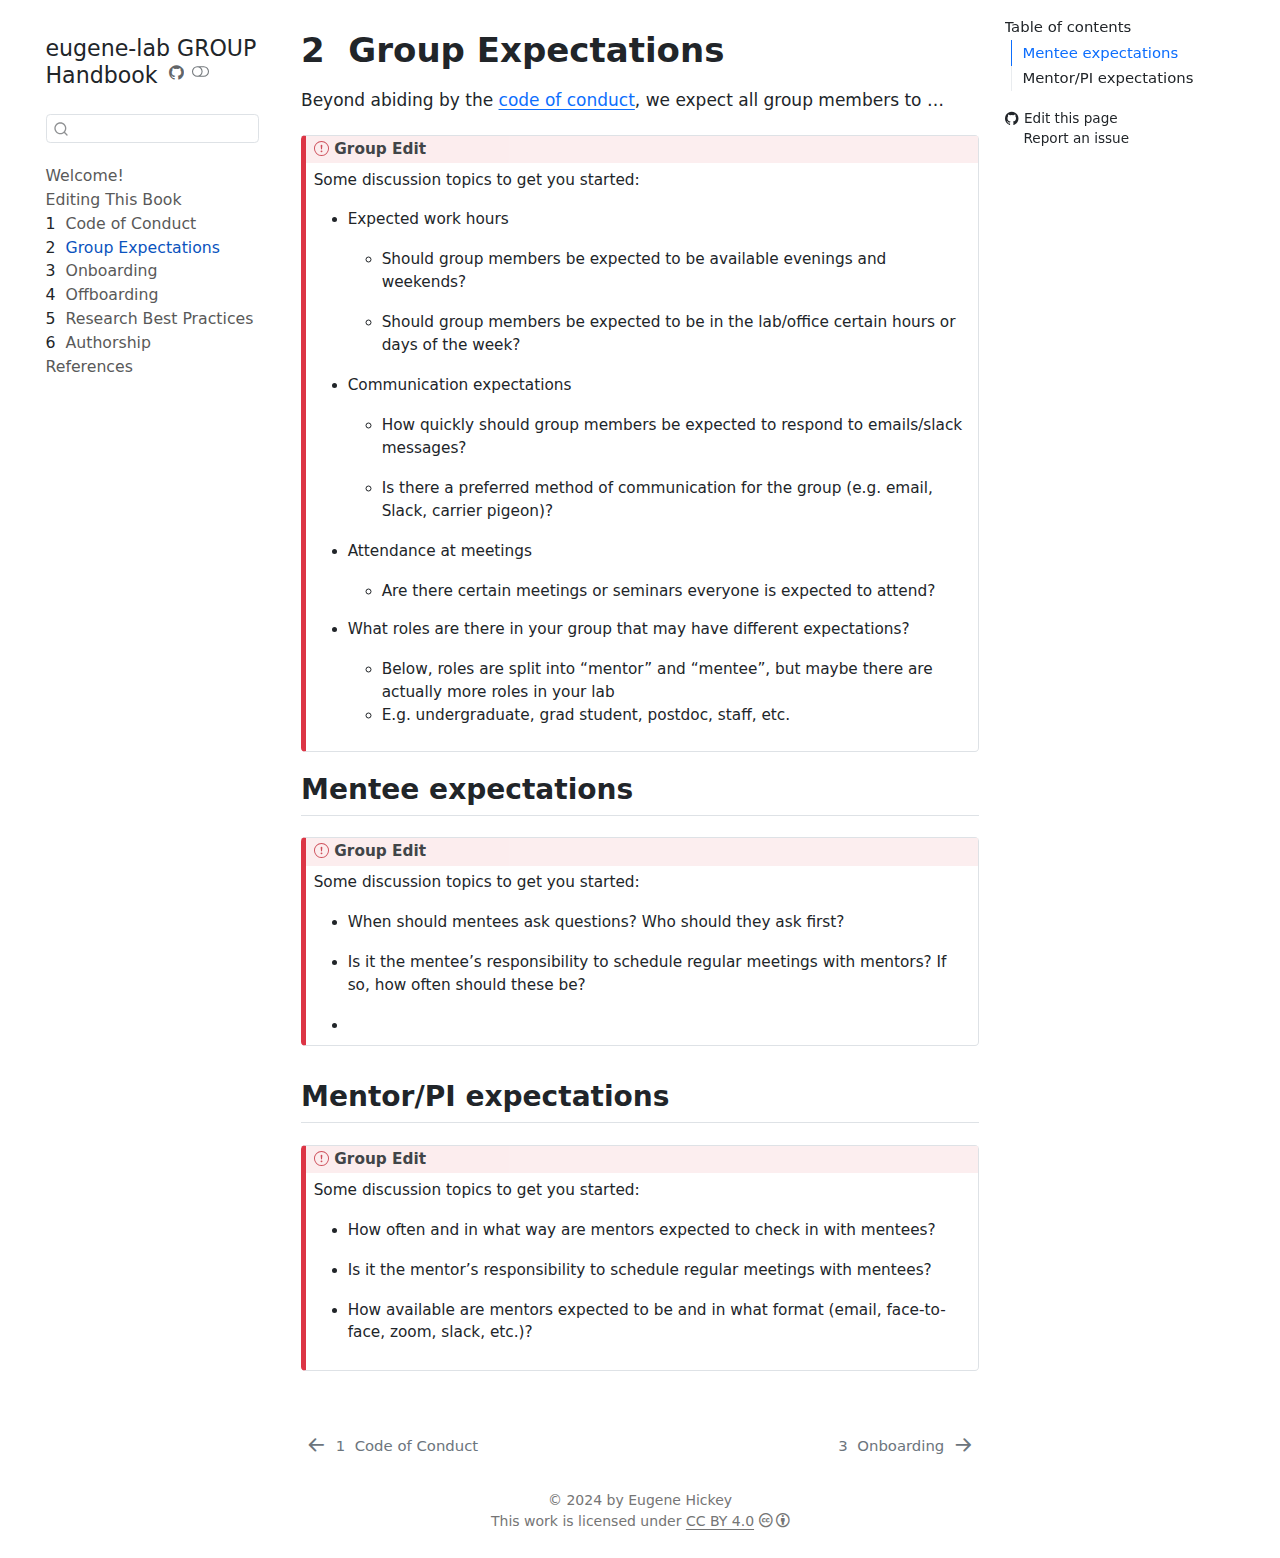
<file: group-expectations.html>
<!DOCTYPE html>
<html xmlns="http://www.w3.org/1999/xhtml" lang="en" xml:lang="en"><head>

<meta charset="utf-8">
<meta name="generator" content="quarto-1.5.57">

<meta name="viewport" content="width=device-width, initial-scale=1.0, user-scalable=yes">


<title>2&nbsp; Group Expectations – eugene-lab GROUP Handbook</title>
<style>
code{white-space: pre-wrap;}
span.smallcaps{font-variant: small-caps;}
div.columns{display: flex; gap: min(4vw, 1.5em);}
div.column{flex: auto; overflow-x: auto;}
div.hanging-indent{margin-left: 1.5em; text-indent: -1.5em;}
ul.task-list{list-style: none;}
ul.task-list li input[type="checkbox"] {
  width: 0.8em;
  margin: 0 0.8em 0.2em -1em; /* quarto-specific, see https://github.com/quarto-dev/quarto-cli/issues/4556 */ 
  vertical-align: middle;
}
</style>


<script src="site_libs/quarto-nav/quarto-nav.js"></script>
<script src="site_libs/quarto-nav/headroom.min.js"></script>
<script src="site_libs/clipboard/clipboard.min.js"></script>
<script src="site_libs/quarto-search/autocomplete.umd.js"></script>
<script src="site_libs/quarto-search/fuse.min.js"></script>
<script src="site_libs/quarto-search/quarto-search.js"></script>
<meta name="quarto:offset" content="./">
<link href="./onboarding.html" rel="next">
<link href="./code-of-conduct.html" rel="prev">
<script src="site_libs/quarto-html/quarto.js"></script>
<script src="site_libs/quarto-html/popper.min.js"></script>
<script src="site_libs/quarto-html/tippy.umd.min.js"></script>
<script src="site_libs/quarto-html/anchor.min.js"></script>
<link href="site_libs/quarto-html/tippy.css" rel="stylesheet">
<link href="site_libs/quarto-html/quarto-syntax-highlighting.css" rel="stylesheet" class="quarto-color-scheme" id="quarto-text-highlighting-styles">
<link href="site_libs/quarto-html/quarto-syntax-highlighting-dark.css" rel="prefetch" class="quarto-color-scheme quarto-color-alternate" id="quarto-text-highlighting-styles">
<script src="site_libs/bootstrap/bootstrap.min.js"></script>
<link href="site_libs/bootstrap/bootstrap-icons.css" rel="stylesheet">
<link href="site_libs/bootstrap/bootstrap.min.css" rel="stylesheet" class="quarto-color-scheme" id="quarto-bootstrap" data-mode="light">
<link href="site_libs/bootstrap/bootstrap-dark.min.css" rel="prefetch" class="quarto-color-scheme quarto-color-alternate" id="quarto-bootstrap" data-mode="light">
<link href="site_libs/quarto-contrib/fontawesome6-0.1.0/all.css" rel="stylesheet">
<link href="site_libs/quarto-contrib/fontawesome6-0.1.0/latex-fontsize.css" rel="stylesheet">
<script id="quarto-search-options" type="application/json">{
  "location": "sidebar",
  "copy-button": false,
  "collapse-after": 3,
  "panel-placement": "start",
  "type": "textbox",
  "limit": 50,
  "keyboard-shortcut": [
    "f",
    "/",
    "s"
  ],
  "show-item-context": false,
  "language": {
    "search-no-results-text": "No results",
    "search-matching-documents-text": "matching documents",
    "search-copy-link-title": "Copy link to search",
    "search-hide-matches-text": "Hide additional matches",
    "search-more-match-text": "more match in this document",
    "search-more-matches-text": "more matches in this document",
    "search-clear-button-title": "Clear",
    "search-text-placeholder": "",
    "search-detached-cancel-button-title": "Cancel",
    "search-submit-button-title": "Submit",
    "search-label": "Search"
  }
}</script>


</head>

<body class="nav-sidebar floating">

<div id="quarto-search-results"></div>
  <header id="quarto-header" class="headroom fixed-top">
  <nav class="quarto-secondary-nav">
    <div class="container-fluid d-flex">
      <button type="button" class="quarto-btn-toggle btn" data-bs-toggle="collapse" role="button" data-bs-target=".quarto-sidebar-collapse-item" aria-controls="quarto-sidebar" aria-expanded="false" aria-label="Toggle sidebar navigation" onclick="if (window.quartoToggleHeadroom) { window.quartoToggleHeadroom(); }">
        <i class="bi bi-layout-text-sidebar-reverse"></i>
      </button>
        <nav class="quarto-page-breadcrumbs" aria-label="breadcrumb"><ol class="breadcrumb"><li class="breadcrumb-item"><a href="./group-expectations.html"><span class="chapter-number">2</span>&nbsp; <span class="chapter-title">Group Expectations</span></a></li></ol></nav>
        <a class="flex-grow-1" role="navigation" data-bs-toggle="collapse" data-bs-target=".quarto-sidebar-collapse-item" aria-controls="quarto-sidebar" aria-expanded="false" aria-label="Toggle sidebar navigation" onclick="if (window.quartoToggleHeadroom) { window.quartoToggleHeadroom(); }">      
        </a>
      <button type="button" class="btn quarto-search-button" aria-label="Search" onclick="window.quartoOpenSearch();">
        <i class="bi bi-search"></i>
      </button>
    </div>
  </nav>
</header>
<!-- content -->
<div id="quarto-content" class="quarto-container page-columns page-rows-contents page-layout-article">
<!-- sidebar -->
  <nav id="quarto-sidebar" class="sidebar collapse collapse-horizontal quarto-sidebar-collapse-item sidebar-navigation floating overflow-auto">
    <div class="pt-lg-2 mt-2 text-left sidebar-header">
    <div class="sidebar-title mb-0 py-0">
      <a href="./">eugene-lab GROUP Handbook</a> 
        <div class="sidebar-tools-main">
    <a href="https://github.com/eugene100hickey/eugene-lab" title="Source Code" class="quarto-navigation-tool px-1" aria-label="Source Code"><i class="bi bi-github"></i></a>
  <a href="" class="quarto-color-scheme-toggle quarto-navigation-tool  px-1" onclick="window.quartoToggleColorScheme(); return false;" title="Toggle dark mode"><i class="bi"></i></a>
</div>
    </div>
      </div>
        <div class="mt-2 flex-shrink-0 align-items-center">
        <div class="sidebar-search">
        <div id="quarto-search" class="" title="Search"></div>
        </div>
        </div>
    <div class="sidebar-menu-container"> 
    <ul class="list-unstyled mt-1">
        <li class="sidebar-item">
  <div class="sidebar-item-container"> 
  <a href="./index.html" class="sidebar-item-text sidebar-link">
 <span class="menu-text">Welcome!</span></a>
  </div>
</li>
        <li class="sidebar-item">
  <div class="sidebar-item-container"> 
  <a href="./contributing.html" class="sidebar-item-text sidebar-link">
 <span class="menu-text">Editing This Book</span></a>
  </div>
</li>
        <li class="sidebar-item">
  <div class="sidebar-item-container"> 
  <a href="./code-of-conduct.html" class="sidebar-item-text sidebar-link">
 <span class="menu-text"><span class="chapter-number">1</span>&nbsp; <span class="chapter-title">Code of Conduct</span></span></a>
  </div>
</li>
        <li class="sidebar-item">
  <div class="sidebar-item-container"> 
  <a href="./group-expectations.html" class="sidebar-item-text sidebar-link active">
 <span class="menu-text"><span class="chapter-number">2</span>&nbsp; <span class="chapter-title">Group Expectations</span></span></a>
  </div>
</li>
        <li class="sidebar-item">
  <div class="sidebar-item-container"> 
  <a href="./onboarding.html" class="sidebar-item-text sidebar-link">
 <span class="menu-text"><span class="chapter-number">3</span>&nbsp; <span class="chapter-title">Onboarding</span></span></a>
  </div>
</li>
        <li class="sidebar-item">
  <div class="sidebar-item-container"> 
  <a href="./offboarding.html" class="sidebar-item-text sidebar-link">
 <span class="menu-text"><span class="chapter-number">4</span>&nbsp; <span class="chapter-title">Offboarding</span></span></a>
  </div>
</li>
        <li class="sidebar-item">
  <div class="sidebar-item-container"> 
  <a href="./research-best-practices.html" class="sidebar-item-text sidebar-link">
 <span class="menu-text"><span class="chapter-number">5</span>&nbsp; <span class="chapter-title">Research Best Practices</span></span></a>
  </div>
</li>
        <li class="sidebar-item">
  <div class="sidebar-item-container"> 
  <a href="./authorship.html" class="sidebar-item-text sidebar-link">
 <span class="menu-text"><span class="chapter-number">6</span>&nbsp; <span class="chapter-title">Authorship</span></span></a>
  </div>
</li>
        <li class="sidebar-item">
  <div class="sidebar-item-container"> 
  <a href="./references.html" class="sidebar-item-text sidebar-link">
 <span class="menu-text">References</span></a>
  </div>
</li>
    </ul>
    </div>
</nav>
<div id="quarto-sidebar-glass" class="quarto-sidebar-collapse-item" data-bs-toggle="collapse" data-bs-target=".quarto-sidebar-collapse-item"></div>
<!-- margin-sidebar -->
    <div id="quarto-margin-sidebar" class="sidebar margin-sidebar">
        <nav id="TOC" role="doc-toc" class="toc-active">
    <h2 id="toc-title">Table of contents</h2>
   
  <ul>
  <li><a href="#mentee-expectations" id="toc-mentee-expectations" class="nav-link active" data-scroll-target="#mentee-expectations">Mentee expectations</a></li>
  <li><a href="#mentorpi-expectations" id="toc-mentorpi-expectations" class="nav-link" data-scroll-target="#mentorpi-expectations">Mentor/PI expectations</a></li>
  </ul>
<div class="toc-actions"><ul><li><a href="https://github.com/eugene100hickey/eugene-lab/edit/main/group-expectations.qmd" target="_blank" class="toc-action"><i class="bi bi-github"></i>Edit this page</a></li><li><a href="https://github.com/eugene100hickey/eugene-lab/issues/new" target="_blank" class="toc-action"><i class="bi empty"></i>Report an issue</a></li></ul></div></nav>
    </div>
<!-- main -->
<main class="content" id="quarto-document-content">

<header id="title-block-header" class="quarto-title-block default">
<div class="quarto-title">
<h1 class="title"><span class="chapter-number">2</span>&nbsp; <span class="chapter-title">Group Expectations</span></h1>
</div>



<div class="quarto-title-meta">

    
  
    
  </div>
  


</header>


<p>Beyond abiding by the <a href="./code-of-conduct.html">code of conduct</a>, we expect all group members to …</p>
<div class="callout callout-style-default callout-important callout-titled">
<div class="callout-header d-flex align-content-center">
<div class="callout-icon-container">
<i class="callout-icon"></i>
</div>
<div class="callout-title-container flex-fill">
Group Edit
</div>
</div>
<div class="callout-body-container callout-body">
<p>Some discussion topics to get you started:</p>
<ul>
<li><p>Expected work hours</p>
<ul>
<li><p>Should group members be expected to be available evenings and weekends?</p></li>
<li><p>Should group members be expected to be in the lab/office certain hours or days of the week?</p></li>
</ul></li>
<li><p>Communication expectations</p>
<ul>
<li><p>How quickly should group members be expected to respond to emails/slack messages?</p></li>
<li><p>Is there a preferred method of communication for the group (e.g.&nbsp;email, Slack, carrier pigeon)?</p></li>
</ul></li>
<li><p>Attendance at meetings</p>
<ul>
<li>Are there certain meetings or seminars everyone is expected to attend?</li>
</ul></li>
<li><p>What roles are there in your group that may have different expectations?</p>
<ul>
<li>Below, roles are split into “mentor” and “mentee”, but maybe there are actually more roles in your lab</li>
<li>E.g. undergraduate, grad student, postdoc, staff, etc.</li>
</ul></li>
</ul>
</div>
</div>
<section id="mentee-expectations" class="level2">
<h2 class="anchored" data-anchor-id="mentee-expectations">Mentee expectations</h2>
<div class="callout callout-style-default callout-important callout-titled">
<div class="callout-header d-flex align-content-center">
<div class="callout-icon-container">
<i class="callout-icon"></i>
</div>
<div class="callout-title-container flex-fill">
Group Edit
</div>
</div>
<div class="callout-body-container callout-body">
<p>Some discussion topics to get you started:</p>
<ul>
<li><p>When should mentees ask questions? Who should they ask first?</p></li>
<li><p>Is it the mentee’s responsibility to schedule regular meetings with mentors? If so, how often should these be?</p></li>
<li></li>
</ul>
</div>
</div>
</section>
<section id="mentorpi-expectations" class="level2">
<h2 class="anchored" data-anchor-id="mentorpi-expectations">Mentor/PI expectations</h2>
<div class="callout callout-style-default callout-important callout-titled">
<div class="callout-header d-flex align-content-center">
<div class="callout-icon-container">
<i class="callout-icon"></i>
</div>
<div class="callout-title-container flex-fill">
Group Edit
</div>
</div>
<div class="callout-body-container callout-body">
<p>Some discussion topics to get you started:</p>
<ul>
<li><p>How often and in what way are mentors expected to check in with mentees?</p></li>
<li><p>Is it the mentor’s responsibility to schedule regular meetings with mentees?</p></li>
<li><p>How available are mentors expected to be and in what format (email, face-to-face, zoom, slack, etc.)?</p></li>
</ul>
</div>
</div>


</section>

</main> <!-- /main -->
<script id="quarto-html-after-body" type="application/javascript">
window.document.addEventListener("DOMContentLoaded", function (event) {
  const toggleBodyColorMode = (bsSheetEl) => {
    const mode = bsSheetEl.getAttribute("data-mode");
    const bodyEl = window.document.querySelector("body");
    if (mode === "dark") {
      bodyEl.classList.add("quarto-dark");
      bodyEl.classList.remove("quarto-light");
    } else {
      bodyEl.classList.add("quarto-light");
      bodyEl.classList.remove("quarto-dark");
    }
  }
  const toggleBodyColorPrimary = () => {
    const bsSheetEl = window.document.querySelector("link#quarto-bootstrap");
    if (bsSheetEl) {
      toggleBodyColorMode(bsSheetEl);
    }
  }
  toggleBodyColorPrimary();  
  const disableStylesheet = (stylesheets) => {
    for (let i=0; i < stylesheets.length; i++) {
      const stylesheet = stylesheets[i];
      stylesheet.rel = 'prefetch';
    }
  }
  const enableStylesheet = (stylesheets) => {
    for (let i=0; i < stylesheets.length; i++) {
      const stylesheet = stylesheets[i];
      stylesheet.rel = 'stylesheet';
    }
  }
  const manageTransitions = (selector, allowTransitions) => {
    const els = window.document.querySelectorAll(selector);
    for (let i=0; i < els.length; i++) {
      const el = els[i];
      if (allowTransitions) {
        el.classList.remove('notransition');
      } else {
        el.classList.add('notransition');
      }
    }
  }
  const toggleGiscusIfUsed = (isAlternate, darkModeDefault) => {
    const baseTheme = document.querySelector('#giscus-base-theme')?.value ?? 'light';
    const alternateTheme = document.querySelector('#giscus-alt-theme')?.value ?? 'dark';
    let newTheme = '';
    if(darkModeDefault) {
      newTheme = isAlternate ? baseTheme : alternateTheme;
    } else {
      newTheme = isAlternate ? alternateTheme : baseTheme;
    }
    const changeGiscusTheme = () => {
      // From: https://github.com/giscus/giscus/issues/336
      const sendMessage = (message) => {
        const iframe = document.querySelector('iframe.giscus-frame');
        if (!iframe) return;
        iframe.contentWindow.postMessage({ giscus: message }, 'https://giscus.app');
      }
      sendMessage({
        setConfig: {
          theme: newTheme
        }
      });
    }
    const isGiscussLoaded = window.document.querySelector('iframe.giscus-frame') !== null;
    if (isGiscussLoaded) {
      changeGiscusTheme();
    }
  }
  const toggleColorMode = (alternate) => {
    // Switch the stylesheets
    const alternateStylesheets = window.document.querySelectorAll('link.quarto-color-scheme.quarto-color-alternate');
    manageTransitions('#quarto-margin-sidebar .nav-link', false);
    if (alternate) {
      enableStylesheet(alternateStylesheets);
      for (const sheetNode of alternateStylesheets) {
        if (sheetNode.id === "quarto-bootstrap") {
          toggleBodyColorMode(sheetNode);
        }
      }
    } else {
      disableStylesheet(alternateStylesheets);
      toggleBodyColorPrimary();
    }
    manageTransitions('#quarto-margin-sidebar .nav-link', true);
    // Switch the toggles
    const toggles = window.document.querySelectorAll('.quarto-color-scheme-toggle');
    for (let i=0; i < toggles.length; i++) {
      const toggle = toggles[i];
      if (toggle) {
        if (alternate) {
          toggle.classList.add("alternate");     
        } else {
          toggle.classList.remove("alternate");
        }
      }
    }
    // Hack to workaround the fact that safari doesn't
    // properly recolor the scrollbar when toggling (#1455)
    if (navigator.userAgent.indexOf('Safari') > 0 && navigator.userAgent.indexOf('Chrome') == -1) {
      manageTransitions("body", false);
      window.scrollTo(0, 1);
      setTimeout(() => {
        window.scrollTo(0, 0);
        manageTransitions("body", true);
      }, 40);  
    }
  }
  const isFileUrl = () => { 
    return window.location.protocol === 'file:';
  }
  const hasAlternateSentinel = () => {  
    let styleSentinel = getColorSchemeSentinel();
    if (styleSentinel !== null) {
      return styleSentinel === "alternate";
    } else {
      return false;
    }
  }
  const setStyleSentinel = (alternate) => {
    const value = alternate ? "alternate" : "default";
    if (!isFileUrl()) {
      window.localStorage.setItem("quarto-color-scheme", value);
    } else {
      localAlternateSentinel = value;
    }
  }
  const getColorSchemeSentinel = () => {
    if (!isFileUrl()) {
      const storageValue = window.localStorage.getItem("quarto-color-scheme");
      return storageValue != null ? storageValue : localAlternateSentinel;
    } else {
      return localAlternateSentinel;
    }
  }
  const darkModeDefault = false;
  let localAlternateSentinel = darkModeDefault ? 'alternate' : 'default';
  // Dark / light mode switch
  window.quartoToggleColorScheme = () => {
    // Read the current dark / light value 
    let toAlternate = !hasAlternateSentinel();
    toggleColorMode(toAlternate);
    setStyleSentinel(toAlternate);
    toggleGiscusIfUsed(toAlternate, darkModeDefault);
  };
  // Ensure there is a toggle, if there isn't float one in the top right
  if (window.document.querySelector('.quarto-color-scheme-toggle') === null) {
    const a = window.document.createElement('a');
    a.classList.add('top-right');
    a.classList.add('quarto-color-scheme-toggle');
    a.href = "";
    a.onclick = function() { try { window.quartoToggleColorScheme(); } catch {} return false; };
    const i = window.document.createElement("i");
    i.classList.add('bi');
    a.appendChild(i);
    window.document.body.appendChild(a);
  }
  // Switch to dark mode if need be
  if (hasAlternateSentinel()) {
    toggleColorMode(true);
  } else {
    toggleColorMode(false);
  }
  const icon = "";
  const anchorJS = new window.AnchorJS();
  anchorJS.options = {
    placement: 'right',
    icon: icon
  };
  anchorJS.add('.anchored');
  const isCodeAnnotation = (el) => {
    for (const clz of el.classList) {
      if (clz.startsWith('code-annotation-')) {                     
        return true;
      }
    }
    return false;
  }
  const onCopySuccess = function(e) {
    // button target
    const button = e.trigger;
    // don't keep focus
    button.blur();
    // flash "checked"
    button.classList.add('code-copy-button-checked');
    var currentTitle = button.getAttribute("title");
    button.setAttribute("title", "Copied!");
    let tooltip;
    if (window.bootstrap) {
      button.setAttribute("data-bs-toggle", "tooltip");
      button.setAttribute("data-bs-placement", "left");
      button.setAttribute("data-bs-title", "Copied!");
      tooltip = new bootstrap.Tooltip(button, 
        { trigger: "manual", 
          customClass: "code-copy-button-tooltip",
          offset: [0, -8]});
      tooltip.show();    
    }
    setTimeout(function() {
      if (tooltip) {
        tooltip.hide();
        button.removeAttribute("data-bs-title");
        button.removeAttribute("data-bs-toggle");
        button.removeAttribute("data-bs-placement");
      }
      button.setAttribute("title", currentTitle);
      button.classList.remove('code-copy-button-checked');
    }, 1000);
    // clear code selection
    e.clearSelection();
  }
  const getTextToCopy = function(trigger) {
      const codeEl = trigger.previousElementSibling.cloneNode(true);
      for (const childEl of codeEl.children) {
        if (isCodeAnnotation(childEl)) {
          childEl.remove();
        }
      }
      return codeEl.innerText;
  }
  const clipboard = new window.ClipboardJS('.code-copy-button:not([data-in-quarto-modal])', {
    text: getTextToCopy
  });
  clipboard.on('success', onCopySuccess);
  if (window.document.getElementById('quarto-embedded-source-code-modal')) {
    // For code content inside modals, clipBoardJS needs to be initialized with a container option
    // TODO: Check when it could be a function (https://github.com/zenorocha/clipboard.js/issues/860)
    const clipboardModal = new window.ClipboardJS('.code-copy-button[data-in-quarto-modal]', {
      text: getTextToCopy,
      container: window.document.getElementById('quarto-embedded-source-code-modal')
    });
    clipboardModal.on('success', onCopySuccess);
  }
    var localhostRegex = new RegExp(/^(?:http|https):\/\/localhost\:?[0-9]*\//);
    var mailtoRegex = new RegExp(/^mailto:/);
      var filterRegex = new RegExp('/' + window.location.host + '/');
    var isInternal = (href) => {
        return filterRegex.test(href) || localhostRegex.test(href) || mailtoRegex.test(href);
    }
    // Inspect non-navigation links and adorn them if external
 	var links = window.document.querySelectorAll('a[href]:not(.nav-link):not(.navbar-brand):not(.toc-action):not(.sidebar-link):not(.sidebar-item-toggle):not(.pagination-link):not(.no-external):not([aria-hidden]):not(.dropdown-item):not(.quarto-navigation-tool):not(.about-link)');
    for (var i=0; i<links.length; i++) {
      const link = links[i];
      if (!isInternal(link.href)) {
        // undo the damage that might have been done by quarto-nav.js in the case of
        // links that we want to consider external
        if (link.dataset.originalHref !== undefined) {
          link.href = link.dataset.originalHref;
        }
          // target, if specified
          link.setAttribute("target", "_blank");
          if (link.getAttribute("rel") === null) {
            link.setAttribute("rel", "noopener");
          }
      }
    }
  function tippyHover(el, contentFn, onTriggerFn, onUntriggerFn) {
    const config = {
      allowHTML: true,
      maxWidth: 500,
      delay: 100,
      arrow: false,
      appendTo: function(el) {
          return el.parentElement;
      },
      interactive: true,
      interactiveBorder: 10,
      theme: 'quarto',
      placement: 'bottom-start',
    };
    if (contentFn) {
      config.content = contentFn;
    }
    if (onTriggerFn) {
      config.onTrigger = onTriggerFn;
    }
    if (onUntriggerFn) {
      config.onUntrigger = onUntriggerFn;
    }
    window.tippy(el, config); 
  }
  const noterefs = window.document.querySelectorAll('a[role="doc-noteref"]');
  for (var i=0; i<noterefs.length; i++) {
    const ref = noterefs[i];
    tippyHover(ref, function() {
      // use id or data attribute instead here
      let href = ref.getAttribute('data-footnote-href') || ref.getAttribute('href');
      try { href = new URL(href).hash; } catch {}
      const id = href.replace(/^#\/?/, "");
      const note = window.document.getElementById(id);
      if (note) {
        return note.innerHTML;
      } else {
        return "";
      }
    });
  }
  const xrefs = window.document.querySelectorAll('a.quarto-xref');
  const processXRef = (id, note) => {
    // Strip column container classes
    const stripColumnClz = (el) => {
      el.classList.remove("page-full", "page-columns");
      if (el.children) {
        for (const child of el.children) {
          stripColumnClz(child);
        }
      }
    }
    stripColumnClz(note)
    if (id === null || id.startsWith('sec-')) {
      // Special case sections, only their first couple elements
      const container = document.createElement("div");
      if (note.children && note.children.length > 2) {
        container.appendChild(note.children[0].cloneNode(true));
        for (let i = 1; i < note.children.length; i++) {
          const child = note.children[i];
          if (child.tagName === "P" && child.innerText === "") {
            continue;
          } else {
            container.appendChild(child.cloneNode(true));
            break;
          }
        }
        if (window.Quarto?.typesetMath) {
          window.Quarto.typesetMath(container);
        }
        return container.innerHTML
      } else {
        if (window.Quarto?.typesetMath) {
          window.Quarto.typesetMath(note);
        }
        return note.innerHTML;
      }
    } else {
      // Remove any anchor links if they are present
      const anchorLink = note.querySelector('a.anchorjs-link');
      if (anchorLink) {
        anchorLink.remove();
      }
      if (window.Quarto?.typesetMath) {
        window.Quarto.typesetMath(note);
      }
      // TODO in 1.5, we should make sure this works without a callout special case
      if (note.classList.contains("callout")) {
        return note.outerHTML;
      } else {
        return note.innerHTML;
      }
    }
  }
  for (var i=0; i<xrefs.length; i++) {
    const xref = xrefs[i];
    tippyHover(xref, undefined, function(instance) {
      instance.disable();
      let url = xref.getAttribute('href');
      let hash = undefined; 
      if (url.startsWith('#')) {
        hash = url;
      } else {
        try { hash = new URL(url).hash; } catch {}
      }
      if (hash) {
        const id = hash.replace(/^#\/?/, "");
        const note = window.document.getElementById(id);
        if (note !== null) {
          try {
            const html = processXRef(id, note.cloneNode(true));
            instance.setContent(html);
          } finally {
            instance.enable();
            instance.show();
          }
        } else {
          // See if we can fetch this
          fetch(url.split('#')[0])
          .then(res => res.text())
          .then(html => {
            const parser = new DOMParser();
            const htmlDoc = parser.parseFromString(html, "text/html");
            const note = htmlDoc.getElementById(id);
            if (note !== null) {
              const html = processXRef(id, note);
              instance.setContent(html);
            } 
          }).finally(() => {
            instance.enable();
            instance.show();
          });
        }
      } else {
        // See if we can fetch a full url (with no hash to target)
        // This is a special case and we should probably do some content thinning / targeting
        fetch(url)
        .then(res => res.text())
        .then(html => {
          const parser = new DOMParser();
          const htmlDoc = parser.parseFromString(html, "text/html");
          const note = htmlDoc.querySelector('main.content');
          if (note !== null) {
            // This should only happen for chapter cross references
            // (since there is no id in the URL)
            // remove the first header
            if (note.children.length > 0 && note.children[0].tagName === "HEADER") {
              note.children[0].remove();
            }
            const html = processXRef(null, note);
            instance.setContent(html);
          } 
        }).finally(() => {
          instance.enable();
          instance.show();
        });
      }
    }, function(instance) {
    });
  }
      let selectedAnnoteEl;
      const selectorForAnnotation = ( cell, annotation) => {
        let cellAttr = 'data-code-cell="' + cell + '"';
        let lineAttr = 'data-code-annotation="' +  annotation + '"';
        const selector = 'span[' + cellAttr + '][' + lineAttr + ']';
        return selector;
      }
      const selectCodeLines = (annoteEl) => {
        const doc = window.document;
        const targetCell = annoteEl.getAttribute("data-target-cell");
        const targetAnnotation = annoteEl.getAttribute("data-target-annotation");
        const annoteSpan = window.document.querySelector(selectorForAnnotation(targetCell, targetAnnotation));
        const lines = annoteSpan.getAttribute("data-code-lines").split(",");
        const lineIds = lines.map((line) => {
          return targetCell + "-" + line;
        })
        let top = null;
        let height = null;
        let parent = null;
        if (lineIds.length > 0) {
            //compute the position of the single el (top and bottom and make a div)
            const el = window.document.getElementById(lineIds[0]);
            top = el.offsetTop;
            height = el.offsetHeight;
            parent = el.parentElement.parentElement;
          if (lineIds.length > 1) {
            const lastEl = window.document.getElementById(lineIds[lineIds.length - 1]);
            const bottom = lastEl.offsetTop + lastEl.offsetHeight;
            height = bottom - top;
          }
          if (top !== null && height !== null && parent !== null) {
            // cook up a div (if necessary) and position it 
            let div = window.document.getElementById("code-annotation-line-highlight");
            if (div === null) {
              div = window.document.createElement("div");
              div.setAttribute("id", "code-annotation-line-highlight");
              div.style.position = 'absolute';
              parent.appendChild(div);
            }
            div.style.top = top - 2 + "px";
            div.style.height = height + 4 + "px";
            div.style.left = 0;
            let gutterDiv = window.document.getElementById("code-annotation-line-highlight-gutter");
            if (gutterDiv === null) {
              gutterDiv = window.document.createElement("div");
              gutterDiv.setAttribute("id", "code-annotation-line-highlight-gutter");
              gutterDiv.style.position = 'absolute';
              const codeCell = window.document.getElementById(targetCell);
              const gutter = codeCell.querySelector('.code-annotation-gutter');
              gutter.appendChild(gutterDiv);
            }
            gutterDiv.style.top = top - 2 + "px";
            gutterDiv.style.height = height + 4 + "px";
          }
          selectedAnnoteEl = annoteEl;
        }
      };
      const unselectCodeLines = () => {
        const elementsIds = ["code-annotation-line-highlight", "code-annotation-line-highlight-gutter"];
        elementsIds.forEach((elId) => {
          const div = window.document.getElementById(elId);
          if (div) {
            div.remove();
          }
        });
        selectedAnnoteEl = undefined;
      };
        // Handle positioning of the toggle
    window.addEventListener(
      "resize",
      throttle(() => {
        elRect = undefined;
        if (selectedAnnoteEl) {
          selectCodeLines(selectedAnnoteEl);
        }
      }, 10)
    );
    function throttle(fn, ms) {
    let throttle = false;
    let timer;
      return (...args) => {
        if(!throttle) { // first call gets through
            fn.apply(this, args);
            throttle = true;
        } else { // all the others get throttled
            if(timer) clearTimeout(timer); // cancel #2
            timer = setTimeout(() => {
              fn.apply(this, args);
              timer = throttle = false;
            }, ms);
        }
      };
    }
      // Attach click handler to the DT
      const annoteDls = window.document.querySelectorAll('dt[data-target-cell]');
      for (const annoteDlNode of annoteDls) {
        annoteDlNode.addEventListener('click', (event) => {
          const clickedEl = event.target;
          if (clickedEl !== selectedAnnoteEl) {
            unselectCodeLines();
            const activeEl = window.document.querySelector('dt[data-target-cell].code-annotation-active');
            if (activeEl) {
              activeEl.classList.remove('code-annotation-active');
            }
            selectCodeLines(clickedEl);
            clickedEl.classList.add('code-annotation-active');
          } else {
            // Unselect the line
            unselectCodeLines();
            clickedEl.classList.remove('code-annotation-active');
          }
        });
      }
  const findCites = (el) => {
    const parentEl = el.parentElement;
    if (parentEl) {
      const cites = parentEl.dataset.cites;
      if (cites) {
        return {
          el,
          cites: cites.split(' ')
        };
      } else {
        return findCites(el.parentElement)
      }
    } else {
      return undefined;
    }
  };
  var bibliorefs = window.document.querySelectorAll('a[role="doc-biblioref"]');
  for (var i=0; i<bibliorefs.length; i++) {
    const ref = bibliorefs[i];
    const citeInfo = findCites(ref);
    if (citeInfo) {
      tippyHover(citeInfo.el, function() {
        var popup = window.document.createElement('div');
        citeInfo.cites.forEach(function(cite) {
          var citeDiv = window.document.createElement('div');
          citeDiv.classList.add('hanging-indent');
          citeDiv.classList.add('csl-entry');
          var biblioDiv = window.document.getElementById('ref-' + cite);
          if (biblioDiv) {
            citeDiv.innerHTML = biblioDiv.innerHTML;
          }
          popup.appendChild(citeDiv);
        });
        return popup.innerHTML;
      });
    }
  }
});
</script>
<nav class="page-navigation">
  <div class="nav-page nav-page-previous">
      <a href="./code-of-conduct.html" class="pagination-link" aria-label="Code of Conduct">
        <i class="bi bi-arrow-left-short"></i> <span class="nav-page-text"><span class="chapter-number">1</span>&nbsp; <span class="chapter-title">Code of Conduct</span></span>
      </a>          
  </div>
  <div class="nav-page nav-page-next">
      <a href="./onboarding.html" class="pagination-link" aria-label="Onboarding">
        <span class="nav-page-text"><span class="chapter-number">3</span>&nbsp; <span class="chapter-title">Onboarding</span></span> <i class="bi bi-arrow-right-short"></i>
      </a>
  </div>
</nav>
</div> <!-- /content -->
<footer class="footer">
  <div class="nav-footer">
    <div class="nav-footer-left">
      &nbsp;
    </div>   
    <div class="nav-footer-center">
<p>© 2024 by Eugene Hickey <br> This work is licensed under <a href="https://creativecommons.org/licenses/by/4.0/?ref=chooser-v1">CC BY 4.0</a> <i class="fa-brands fa-creative-commons" aria-label="creative-commons"></i> <i class="fa-brands fa-creative-commons-by" aria-label="creative-commons-by"></i></p>
<div class="toc-actions d-sm-block d-md-none"><ul><li><a href="https://github.com/eugene100hickey/eugene-lab/edit/main/group-expectations.qmd" target="_blank" class="toc-action"><i class="bi bi-github"></i>Edit this page</a></li><li><a href="https://github.com/eugene100hickey/eugene-lab/issues/new" target="_blank" class="toc-action"><i class="bi empty"></i>Report an issue</a></li></ul></div></div>
    <div class="nav-footer-right">
      &nbsp;
    </div>
  </div>
</footer>




</body></html>
</file>
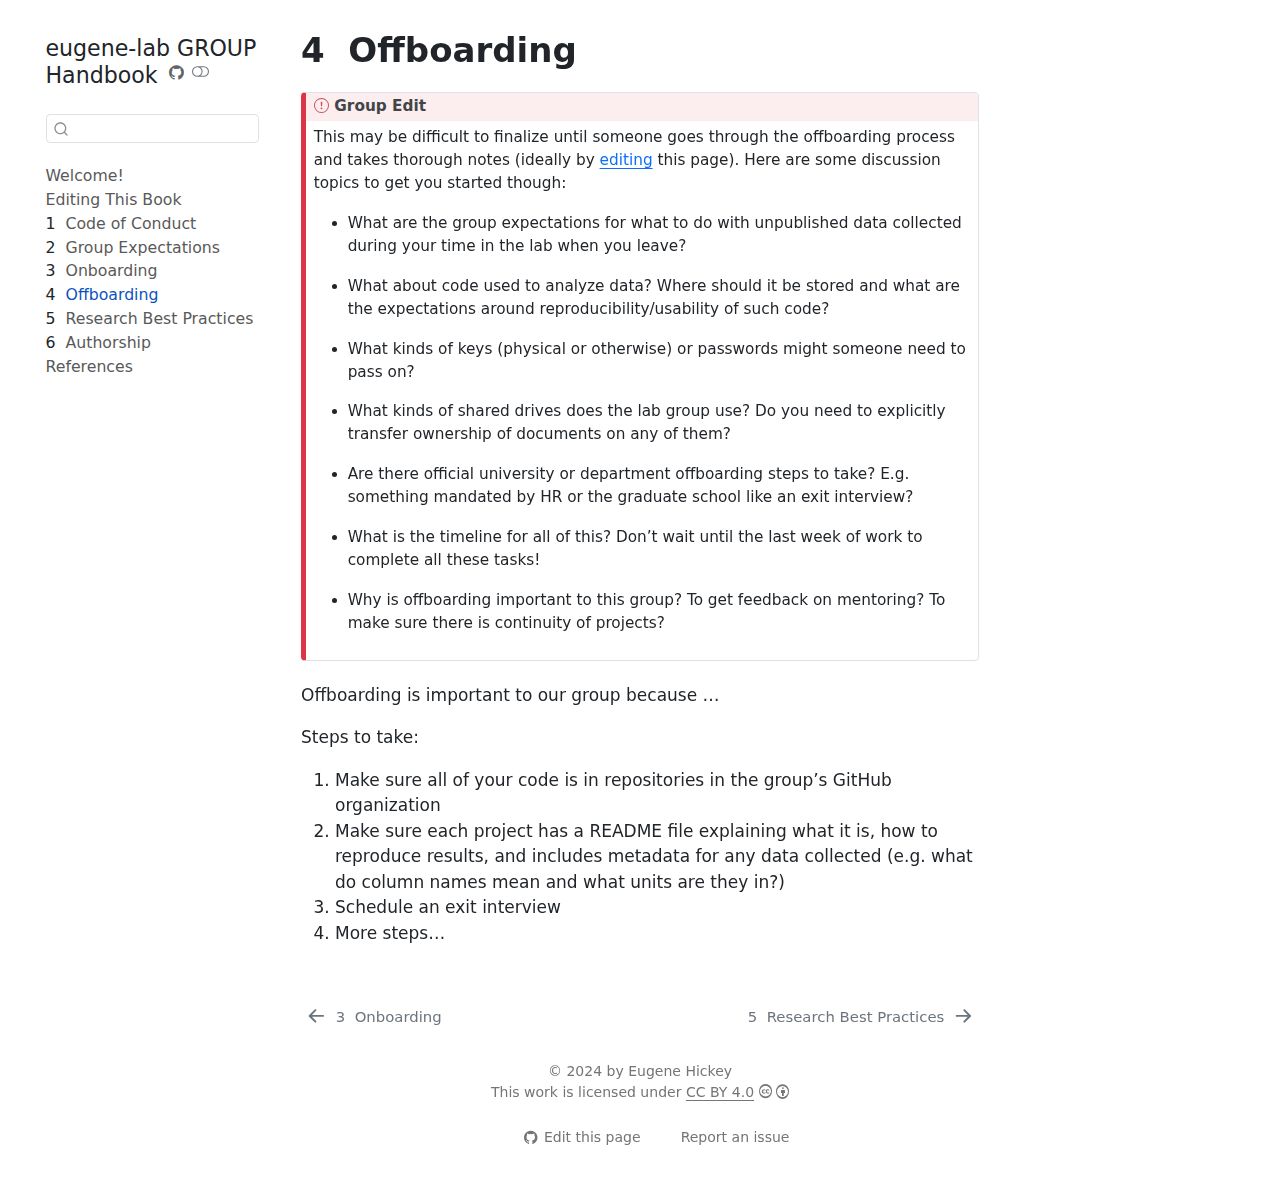
<file: offboarding.html>
<!DOCTYPE html>
<html xmlns="http://www.w3.org/1999/xhtml" lang="en" xml:lang="en"><head>

<meta charset="utf-8">
<meta name="generator" content="quarto-1.5.57">

<meta name="viewport" content="width=device-width, initial-scale=1.0, user-scalable=yes">


<title>4&nbsp; Offboarding – eugene-lab GROUP Handbook</title>
<style>
code{white-space: pre-wrap;}
span.smallcaps{font-variant: small-caps;}
div.columns{display: flex; gap: min(4vw, 1.5em);}
div.column{flex: auto; overflow-x: auto;}
div.hanging-indent{margin-left: 1.5em; text-indent: -1.5em;}
ul.task-list{list-style: none;}
ul.task-list li input[type="checkbox"] {
  width: 0.8em;
  margin: 0 0.8em 0.2em -1em; /* quarto-specific, see https://github.com/quarto-dev/quarto-cli/issues/4556 */ 
  vertical-align: middle;
}
</style>


<script src="site_libs/quarto-nav/quarto-nav.js"></script>
<script src="site_libs/quarto-nav/headroom.min.js"></script>
<script src="site_libs/clipboard/clipboard.min.js"></script>
<script src="site_libs/quarto-search/autocomplete.umd.js"></script>
<script src="site_libs/quarto-search/fuse.min.js"></script>
<script src="site_libs/quarto-search/quarto-search.js"></script>
<meta name="quarto:offset" content="./">
<link href="./research-best-practices.html" rel="next">
<link href="./onboarding.html" rel="prev">
<script src="site_libs/quarto-html/quarto.js"></script>
<script src="site_libs/quarto-html/popper.min.js"></script>
<script src="site_libs/quarto-html/tippy.umd.min.js"></script>
<script src="site_libs/quarto-html/anchor.min.js"></script>
<link href="site_libs/quarto-html/tippy.css" rel="stylesheet">
<link href="site_libs/quarto-html/quarto-syntax-highlighting.css" rel="stylesheet" class="quarto-color-scheme" id="quarto-text-highlighting-styles">
<link href="site_libs/quarto-html/quarto-syntax-highlighting-dark.css" rel="prefetch" class="quarto-color-scheme quarto-color-alternate" id="quarto-text-highlighting-styles">
<script src="site_libs/bootstrap/bootstrap.min.js"></script>
<link href="site_libs/bootstrap/bootstrap-icons.css" rel="stylesheet">
<link href="site_libs/bootstrap/bootstrap.min.css" rel="stylesheet" class="quarto-color-scheme" id="quarto-bootstrap" data-mode="light">
<link href="site_libs/bootstrap/bootstrap-dark.min.css" rel="prefetch" class="quarto-color-scheme quarto-color-alternate" id="quarto-bootstrap" data-mode="light">
<link href="site_libs/quarto-contrib/fontawesome6-0.1.0/all.css" rel="stylesheet">
<link href="site_libs/quarto-contrib/fontawesome6-0.1.0/latex-fontsize.css" rel="stylesheet">
<script id="quarto-search-options" type="application/json">{
  "location": "sidebar",
  "copy-button": false,
  "collapse-after": 3,
  "panel-placement": "start",
  "type": "textbox",
  "limit": 50,
  "keyboard-shortcut": [
    "f",
    "/",
    "s"
  ],
  "show-item-context": false,
  "language": {
    "search-no-results-text": "No results",
    "search-matching-documents-text": "matching documents",
    "search-copy-link-title": "Copy link to search",
    "search-hide-matches-text": "Hide additional matches",
    "search-more-match-text": "more match in this document",
    "search-more-matches-text": "more matches in this document",
    "search-clear-button-title": "Clear",
    "search-text-placeholder": "",
    "search-detached-cancel-button-title": "Cancel",
    "search-submit-button-title": "Submit",
    "search-label": "Search"
  }
}</script>


</head>

<body class="nav-sidebar floating">

<div id="quarto-search-results"></div>
  <header id="quarto-header" class="headroom fixed-top">
  <nav class="quarto-secondary-nav">
    <div class="container-fluid d-flex">
      <button type="button" class="quarto-btn-toggle btn" data-bs-toggle="collapse" role="button" data-bs-target=".quarto-sidebar-collapse-item" aria-controls="quarto-sidebar" aria-expanded="false" aria-label="Toggle sidebar navigation" onclick="if (window.quartoToggleHeadroom) { window.quartoToggleHeadroom(); }">
        <i class="bi bi-layout-text-sidebar-reverse"></i>
      </button>
        <nav class="quarto-page-breadcrumbs" aria-label="breadcrumb"><ol class="breadcrumb"><li class="breadcrumb-item"><a href="./offboarding.html"><span class="chapter-number">4</span>&nbsp; <span class="chapter-title">Offboarding</span></a></li></ol></nav>
        <a class="flex-grow-1" role="navigation" data-bs-toggle="collapse" data-bs-target=".quarto-sidebar-collapse-item" aria-controls="quarto-sidebar" aria-expanded="false" aria-label="Toggle sidebar navigation" onclick="if (window.quartoToggleHeadroom) { window.quartoToggleHeadroom(); }">      
        </a>
      <button type="button" class="btn quarto-search-button" aria-label="Search" onclick="window.quartoOpenSearch();">
        <i class="bi bi-search"></i>
      </button>
    </div>
  </nav>
</header>
<!-- content -->
<div id="quarto-content" class="quarto-container page-columns page-rows-contents page-layout-article">
<!-- sidebar -->
  <nav id="quarto-sidebar" class="sidebar collapse collapse-horizontal quarto-sidebar-collapse-item sidebar-navigation floating overflow-auto">
    <div class="pt-lg-2 mt-2 text-left sidebar-header">
    <div class="sidebar-title mb-0 py-0">
      <a href="./">eugene-lab GROUP Handbook</a> 
        <div class="sidebar-tools-main">
    <a href="https://github.com/eugene100hickey/eugene-lab" title="Source Code" class="quarto-navigation-tool px-1" aria-label="Source Code"><i class="bi bi-github"></i></a>
  <a href="" class="quarto-color-scheme-toggle quarto-navigation-tool  px-1" onclick="window.quartoToggleColorScheme(); return false;" title="Toggle dark mode"><i class="bi"></i></a>
</div>
    </div>
      </div>
        <div class="mt-2 flex-shrink-0 align-items-center">
        <div class="sidebar-search">
        <div id="quarto-search" class="" title="Search"></div>
        </div>
        </div>
    <div class="sidebar-menu-container"> 
    <ul class="list-unstyled mt-1">
        <li class="sidebar-item">
  <div class="sidebar-item-container"> 
  <a href="./index.html" class="sidebar-item-text sidebar-link">
 <span class="menu-text">Welcome!</span></a>
  </div>
</li>
        <li class="sidebar-item">
  <div class="sidebar-item-container"> 
  <a href="./contributing.html" class="sidebar-item-text sidebar-link">
 <span class="menu-text">Editing This Book</span></a>
  </div>
</li>
        <li class="sidebar-item">
  <div class="sidebar-item-container"> 
  <a href="./code-of-conduct.html" class="sidebar-item-text sidebar-link">
 <span class="menu-text"><span class="chapter-number">1</span>&nbsp; <span class="chapter-title">Code of Conduct</span></span></a>
  </div>
</li>
        <li class="sidebar-item">
  <div class="sidebar-item-container"> 
  <a href="./group-expectations.html" class="sidebar-item-text sidebar-link">
 <span class="menu-text"><span class="chapter-number">2</span>&nbsp; <span class="chapter-title">Group Expectations</span></span></a>
  </div>
</li>
        <li class="sidebar-item">
  <div class="sidebar-item-container"> 
  <a href="./onboarding.html" class="sidebar-item-text sidebar-link">
 <span class="menu-text"><span class="chapter-number">3</span>&nbsp; <span class="chapter-title">Onboarding</span></span></a>
  </div>
</li>
        <li class="sidebar-item">
  <div class="sidebar-item-container"> 
  <a href="./offboarding.html" class="sidebar-item-text sidebar-link active">
 <span class="menu-text"><span class="chapter-number">4</span>&nbsp; <span class="chapter-title">Offboarding</span></span></a>
  </div>
</li>
        <li class="sidebar-item">
  <div class="sidebar-item-container"> 
  <a href="./research-best-practices.html" class="sidebar-item-text sidebar-link">
 <span class="menu-text"><span class="chapter-number">5</span>&nbsp; <span class="chapter-title">Research Best Practices</span></span></a>
  </div>
</li>
        <li class="sidebar-item">
  <div class="sidebar-item-container"> 
  <a href="./authorship.html" class="sidebar-item-text sidebar-link">
 <span class="menu-text"><span class="chapter-number">6</span>&nbsp; <span class="chapter-title">Authorship</span></span></a>
  </div>
</li>
        <li class="sidebar-item">
  <div class="sidebar-item-container"> 
  <a href="./references.html" class="sidebar-item-text sidebar-link">
 <span class="menu-text">References</span></a>
  </div>
</li>
    </ul>
    </div>
</nav>
<div id="quarto-sidebar-glass" class="quarto-sidebar-collapse-item" data-bs-toggle="collapse" data-bs-target=".quarto-sidebar-collapse-item"></div>
<!-- margin-sidebar -->
    <div id="quarto-margin-sidebar" class="sidebar margin-sidebar zindex-bottom">
        
    </div>
<!-- main -->
<main class="content" id="quarto-document-content">

<header id="title-block-header" class="quarto-title-block default">
<div class="quarto-title">
<h1 class="title"><span class="chapter-number">4</span>&nbsp; <span class="chapter-title">Offboarding</span></h1>
</div>



<div class="quarto-title-meta">

    
  
    
  </div>
  


</header>


<div class="callout callout-style-default callout-important callout-titled">
<div class="callout-header d-flex align-content-center">
<div class="callout-icon-container">
<i class="callout-icon"></i>
</div>
<div class="callout-title-container flex-fill">
Group Edit
</div>
</div>
<div class="callout-body-container callout-body">
<p>This may be difficult to finalize until someone goes through the offboarding process and takes thorough notes (ideally by <a href="./contributing.html">editing</a> this page). Here are some discussion topics to get you started though:</p>
<ul>
<li><p>What are the group expectations for what to do with unpublished data collected during your time in the lab when you leave?</p></li>
<li><p>What about code used to analyze data? Where should it be stored and what are the expectations around reproducibility/usability of such code?</p></li>
<li><p>What kinds of keys (physical or otherwise) or passwords might someone need to pass on?</p></li>
<li><p>What kinds of shared drives does the lab group use? Do you need to explicitly transfer ownership of documents on any of them?</p></li>
<li><p>Are there official university or department offboarding steps to take? E.g. something mandated by HR or the graduate school like an exit interview?</p></li>
<li><p>What is the timeline for all of this? Don’t wait until the last week of work to complete all these tasks!</p></li>
<li><p>Why is offboarding important to this group? To get feedback on mentoring? To make sure there is continuity of projects?</p></li>
</ul>
</div>
</div>
<p>Offboarding is important to our group because …</p>
<p>Steps to take:</p>
<ol type="1">
<li>Make sure all of your code is in repositories in the group’s GitHub organization</li>
<li>Make sure each project has a README file explaining what it is, how to reproduce results, and includes metadata for any data collected (e.g.&nbsp;what do column names mean and what units are they in?)</li>
<li>Schedule an exit interview</li>
<li>More steps…</li>
</ol>



</main> <!-- /main -->
<script id="quarto-html-after-body" type="application/javascript">
window.document.addEventListener("DOMContentLoaded", function (event) {
  const toggleBodyColorMode = (bsSheetEl) => {
    const mode = bsSheetEl.getAttribute("data-mode");
    const bodyEl = window.document.querySelector("body");
    if (mode === "dark") {
      bodyEl.classList.add("quarto-dark");
      bodyEl.classList.remove("quarto-light");
    } else {
      bodyEl.classList.add("quarto-light");
      bodyEl.classList.remove("quarto-dark");
    }
  }
  const toggleBodyColorPrimary = () => {
    const bsSheetEl = window.document.querySelector("link#quarto-bootstrap");
    if (bsSheetEl) {
      toggleBodyColorMode(bsSheetEl);
    }
  }
  toggleBodyColorPrimary();  
  const disableStylesheet = (stylesheets) => {
    for (let i=0; i < stylesheets.length; i++) {
      const stylesheet = stylesheets[i];
      stylesheet.rel = 'prefetch';
    }
  }
  const enableStylesheet = (stylesheets) => {
    for (let i=0; i < stylesheets.length; i++) {
      const stylesheet = stylesheets[i];
      stylesheet.rel = 'stylesheet';
    }
  }
  const manageTransitions = (selector, allowTransitions) => {
    const els = window.document.querySelectorAll(selector);
    for (let i=0; i < els.length; i++) {
      const el = els[i];
      if (allowTransitions) {
        el.classList.remove('notransition');
      } else {
        el.classList.add('notransition');
      }
    }
  }
  const toggleGiscusIfUsed = (isAlternate, darkModeDefault) => {
    const baseTheme = document.querySelector('#giscus-base-theme')?.value ?? 'light';
    const alternateTheme = document.querySelector('#giscus-alt-theme')?.value ?? 'dark';
    let newTheme = '';
    if(darkModeDefault) {
      newTheme = isAlternate ? baseTheme : alternateTheme;
    } else {
      newTheme = isAlternate ? alternateTheme : baseTheme;
    }
    const changeGiscusTheme = () => {
      // From: https://github.com/giscus/giscus/issues/336
      const sendMessage = (message) => {
        const iframe = document.querySelector('iframe.giscus-frame');
        if (!iframe) return;
        iframe.contentWindow.postMessage({ giscus: message }, 'https://giscus.app');
      }
      sendMessage({
        setConfig: {
          theme: newTheme
        }
      });
    }
    const isGiscussLoaded = window.document.querySelector('iframe.giscus-frame') !== null;
    if (isGiscussLoaded) {
      changeGiscusTheme();
    }
  }
  const toggleColorMode = (alternate) => {
    // Switch the stylesheets
    const alternateStylesheets = window.document.querySelectorAll('link.quarto-color-scheme.quarto-color-alternate');
    manageTransitions('#quarto-margin-sidebar .nav-link', false);
    if (alternate) {
      enableStylesheet(alternateStylesheets);
      for (const sheetNode of alternateStylesheets) {
        if (sheetNode.id === "quarto-bootstrap") {
          toggleBodyColorMode(sheetNode);
        }
      }
    } else {
      disableStylesheet(alternateStylesheets);
      toggleBodyColorPrimary();
    }
    manageTransitions('#quarto-margin-sidebar .nav-link', true);
    // Switch the toggles
    const toggles = window.document.querySelectorAll('.quarto-color-scheme-toggle');
    for (let i=0; i < toggles.length; i++) {
      const toggle = toggles[i];
      if (toggle) {
        if (alternate) {
          toggle.classList.add("alternate");     
        } else {
          toggle.classList.remove("alternate");
        }
      }
    }
    // Hack to workaround the fact that safari doesn't
    // properly recolor the scrollbar when toggling (#1455)
    if (navigator.userAgent.indexOf('Safari') > 0 && navigator.userAgent.indexOf('Chrome') == -1) {
      manageTransitions("body", false);
      window.scrollTo(0, 1);
      setTimeout(() => {
        window.scrollTo(0, 0);
        manageTransitions("body", true);
      }, 40);  
    }
  }
  const isFileUrl = () => { 
    return window.location.protocol === 'file:';
  }
  const hasAlternateSentinel = () => {  
    let styleSentinel = getColorSchemeSentinel();
    if (styleSentinel !== null) {
      return styleSentinel === "alternate";
    } else {
      return false;
    }
  }
  const setStyleSentinel = (alternate) => {
    const value = alternate ? "alternate" : "default";
    if (!isFileUrl()) {
      window.localStorage.setItem("quarto-color-scheme", value);
    } else {
      localAlternateSentinel = value;
    }
  }
  const getColorSchemeSentinel = () => {
    if (!isFileUrl()) {
      const storageValue = window.localStorage.getItem("quarto-color-scheme");
      return storageValue != null ? storageValue : localAlternateSentinel;
    } else {
      return localAlternateSentinel;
    }
  }
  const darkModeDefault = false;
  let localAlternateSentinel = darkModeDefault ? 'alternate' : 'default';
  // Dark / light mode switch
  window.quartoToggleColorScheme = () => {
    // Read the current dark / light value 
    let toAlternate = !hasAlternateSentinel();
    toggleColorMode(toAlternate);
    setStyleSentinel(toAlternate);
    toggleGiscusIfUsed(toAlternate, darkModeDefault);
  };
  // Ensure there is a toggle, if there isn't float one in the top right
  if (window.document.querySelector('.quarto-color-scheme-toggle') === null) {
    const a = window.document.createElement('a');
    a.classList.add('top-right');
    a.classList.add('quarto-color-scheme-toggle');
    a.href = "";
    a.onclick = function() { try { window.quartoToggleColorScheme(); } catch {} return false; };
    const i = window.document.createElement("i");
    i.classList.add('bi');
    a.appendChild(i);
    window.document.body.appendChild(a);
  }
  // Switch to dark mode if need be
  if (hasAlternateSentinel()) {
    toggleColorMode(true);
  } else {
    toggleColorMode(false);
  }
  const icon = "";
  const anchorJS = new window.AnchorJS();
  anchorJS.options = {
    placement: 'right',
    icon: icon
  };
  anchorJS.add('.anchored');
  const isCodeAnnotation = (el) => {
    for (const clz of el.classList) {
      if (clz.startsWith('code-annotation-')) {                     
        return true;
      }
    }
    return false;
  }
  const onCopySuccess = function(e) {
    // button target
    const button = e.trigger;
    // don't keep focus
    button.blur();
    // flash "checked"
    button.classList.add('code-copy-button-checked');
    var currentTitle = button.getAttribute("title");
    button.setAttribute("title", "Copied!");
    let tooltip;
    if (window.bootstrap) {
      button.setAttribute("data-bs-toggle", "tooltip");
      button.setAttribute("data-bs-placement", "left");
      button.setAttribute("data-bs-title", "Copied!");
      tooltip = new bootstrap.Tooltip(button, 
        { trigger: "manual", 
          customClass: "code-copy-button-tooltip",
          offset: [0, -8]});
      tooltip.show();    
    }
    setTimeout(function() {
      if (tooltip) {
        tooltip.hide();
        button.removeAttribute("data-bs-title");
        button.removeAttribute("data-bs-toggle");
        button.removeAttribute("data-bs-placement");
      }
      button.setAttribute("title", currentTitle);
      button.classList.remove('code-copy-button-checked');
    }, 1000);
    // clear code selection
    e.clearSelection();
  }
  const getTextToCopy = function(trigger) {
      const codeEl = trigger.previousElementSibling.cloneNode(true);
      for (const childEl of codeEl.children) {
        if (isCodeAnnotation(childEl)) {
          childEl.remove();
        }
      }
      return codeEl.innerText;
  }
  const clipboard = new window.ClipboardJS('.code-copy-button:not([data-in-quarto-modal])', {
    text: getTextToCopy
  });
  clipboard.on('success', onCopySuccess);
  if (window.document.getElementById('quarto-embedded-source-code-modal')) {
    // For code content inside modals, clipBoardJS needs to be initialized with a container option
    // TODO: Check when it could be a function (https://github.com/zenorocha/clipboard.js/issues/860)
    const clipboardModal = new window.ClipboardJS('.code-copy-button[data-in-quarto-modal]', {
      text: getTextToCopy,
      container: window.document.getElementById('quarto-embedded-source-code-modal')
    });
    clipboardModal.on('success', onCopySuccess);
  }
    var localhostRegex = new RegExp(/^(?:http|https):\/\/localhost\:?[0-9]*\//);
    var mailtoRegex = new RegExp(/^mailto:/);
      var filterRegex = new RegExp('/' + window.location.host + '/');
    var isInternal = (href) => {
        return filterRegex.test(href) || localhostRegex.test(href) || mailtoRegex.test(href);
    }
    // Inspect non-navigation links and adorn them if external
 	var links = window.document.querySelectorAll('a[href]:not(.nav-link):not(.navbar-brand):not(.toc-action):not(.sidebar-link):not(.sidebar-item-toggle):not(.pagination-link):not(.no-external):not([aria-hidden]):not(.dropdown-item):not(.quarto-navigation-tool):not(.about-link)');
    for (var i=0; i<links.length; i++) {
      const link = links[i];
      if (!isInternal(link.href)) {
        // undo the damage that might have been done by quarto-nav.js in the case of
        // links that we want to consider external
        if (link.dataset.originalHref !== undefined) {
          link.href = link.dataset.originalHref;
        }
          // target, if specified
          link.setAttribute("target", "_blank");
          if (link.getAttribute("rel") === null) {
            link.setAttribute("rel", "noopener");
          }
      }
    }
  function tippyHover(el, contentFn, onTriggerFn, onUntriggerFn) {
    const config = {
      allowHTML: true,
      maxWidth: 500,
      delay: 100,
      arrow: false,
      appendTo: function(el) {
          return el.parentElement;
      },
      interactive: true,
      interactiveBorder: 10,
      theme: 'quarto',
      placement: 'bottom-start',
    };
    if (contentFn) {
      config.content = contentFn;
    }
    if (onTriggerFn) {
      config.onTrigger = onTriggerFn;
    }
    if (onUntriggerFn) {
      config.onUntrigger = onUntriggerFn;
    }
    window.tippy(el, config); 
  }
  const noterefs = window.document.querySelectorAll('a[role="doc-noteref"]');
  for (var i=0; i<noterefs.length; i++) {
    const ref = noterefs[i];
    tippyHover(ref, function() {
      // use id or data attribute instead here
      let href = ref.getAttribute('data-footnote-href') || ref.getAttribute('href');
      try { href = new URL(href).hash; } catch {}
      const id = href.replace(/^#\/?/, "");
      const note = window.document.getElementById(id);
      if (note) {
        return note.innerHTML;
      } else {
        return "";
      }
    });
  }
  const xrefs = window.document.querySelectorAll('a.quarto-xref');
  const processXRef = (id, note) => {
    // Strip column container classes
    const stripColumnClz = (el) => {
      el.classList.remove("page-full", "page-columns");
      if (el.children) {
        for (const child of el.children) {
          stripColumnClz(child);
        }
      }
    }
    stripColumnClz(note)
    if (id === null || id.startsWith('sec-')) {
      // Special case sections, only their first couple elements
      const container = document.createElement("div");
      if (note.children && note.children.length > 2) {
        container.appendChild(note.children[0].cloneNode(true));
        for (let i = 1; i < note.children.length; i++) {
          const child = note.children[i];
          if (child.tagName === "P" && child.innerText === "") {
            continue;
          } else {
            container.appendChild(child.cloneNode(true));
            break;
          }
        }
        if (window.Quarto?.typesetMath) {
          window.Quarto.typesetMath(container);
        }
        return container.innerHTML
      } else {
        if (window.Quarto?.typesetMath) {
          window.Quarto.typesetMath(note);
        }
        return note.innerHTML;
      }
    } else {
      // Remove any anchor links if they are present
      const anchorLink = note.querySelector('a.anchorjs-link');
      if (anchorLink) {
        anchorLink.remove();
      }
      if (window.Quarto?.typesetMath) {
        window.Quarto.typesetMath(note);
      }
      // TODO in 1.5, we should make sure this works without a callout special case
      if (note.classList.contains("callout")) {
        return note.outerHTML;
      } else {
        return note.innerHTML;
      }
    }
  }
  for (var i=0; i<xrefs.length; i++) {
    const xref = xrefs[i];
    tippyHover(xref, undefined, function(instance) {
      instance.disable();
      let url = xref.getAttribute('href');
      let hash = undefined; 
      if (url.startsWith('#')) {
        hash = url;
      } else {
        try { hash = new URL(url).hash; } catch {}
      }
      if (hash) {
        const id = hash.replace(/^#\/?/, "");
        const note = window.document.getElementById(id);
        if (note !== null) {
          try {
            const html = processXRef(id, note.cloneNode(true));
            instance.setContent(html);
          } finally {
            instance.enable();
            instance.show();
          }
        } else {
          // See if we can fetch this
          fetch(url.split('#')[0])
          .then(res => res.text())
          .then(html => {
            const parser = new DOMParser();
            const htmlDoc = parser.parseFromString(html, "text/html");
            const note = htmlDoc.getElementById(id);
            if (note !== null) {
              const html = processXRef(id, note);
              instance.setContent(html);
            } 
          }).finally(() => {
            instance.enable();
            instance.show();
          });
        }
      } else {
        // See if we can fetch a full url (with no hash to target)
        // This is a special case and we should probably do some content thinning / targeting
        fetch(url)
        .then(res => res.text())
        .then(html => {
          const parser = new DOMParser();
          const htmlDoc = parser.parseFromString(html, "text/html");
          const note = htmlDoc.querySelector('main.content');
          if (note !== null) {
            // This should only happen for chapter cross references
            // (since there is no id in the URL)
            // remove the first header
            if (note.children.length > 0 && note.children[0].tagName === "HEADER") {
              note.children[0].remove();
            }
            const html = processXRef(null, note);
            instance.setContent(html);
          } 
        }).finally(() => {
          instance.enable();
          instance.show();
        });
      }
    }, function(instance) {
    });
  }
      let selectedAnnoteEl;
      const selectorForAnnotation = ( cell, annotation) => {
        let cellAttr = 'data-code-cell="' + cell + '"';
        let lineAttr = 'data-code-annotation="' +  annotation + '"';
        const selector = 'span[' + cellAttr + '][' + lineAttr + ']';
        return selector;
      }
      const selectCodeLines = (annoteEl) => {
        const doc = window.document;
        const targetCell = annoteEl.getAttribute("data-target-cell");
        const targetAnnotation = annoteEl.getAttribute("data-target-annotation");
        const annoteSpan = window.document.querySelector(selectorForAnnotation(targetCell, targetAnnotation));
        const lines = annoteSpan.getAttribute("data-code-lines").split(",");
        const lineIds = lines.map((line) => {
          return targetCell + "-" + line;
        })
        let top = null;
        let height = null;
        let parent = null;
        if (lineIds.length > 0) {
            //compute the position of the single el (top and bottom and make a div)
            const el = window.document.getElementById(lineIds[0]);
            top = el.offsetTop;
            height = el.offsetHeight;
            parent = el.parentElement.parentElement;
          if (lineIds.length > 1) {
            const lastEl = window.document.getElementById(lineIds[lineIds.length - 1]);
            const bottom = lastEl.offsetTop + lastEl.offsetHeight;
            height = bottom - top;
          }
          if (top !== null && height !== null && parent !== null) {
            // cook up a div (if necessary) and position it 
            let div = window.document.getElementById("code-annotation-line-highlight");
            if (div === null) {
              div = window.document.createElement("div");
              div.setAttribute("id", "code-annotation-line-highlight");
              div.style.position = 'absolute';
              parent.appendChild(div);
            }
            div.style.top = top - 2 + "px";
            div.style.height = height + 4 + "px";
            div.style.left = 0;
            let gutterDiv = window.document.getElementById("code-annotation-line-highlight-gutter");
            if (gutterDiv === null) {
              gutterDiv = window.document.createElement("div");
              gutterDiv.setAttribute("id", "code-annotation-line-highlight-gutter");
              gutterDiv.style.position = 'absolute';
              const codeCell = window.document.getElementById(targetCell);
              const gutter = codeCell.querySelector('.code-annotation-gutter');
              gutter.appendChild(gutterDiv);
            }
            gutterDiv.style.top = top - 2 + "px";
            gutterDiv.style.height = height + 4 + "px";
          }
          selectedAnnoteEl = annoteEl;
        }
      };
      const unselectCodeLines = () => {
        const elementsIds = ["code-annotation-line-highlight", "code-annotation-line-highlight-gutter"];
        elementsIds.forEach((elId) => {
          const div = window.document.getElementById(elId);
          if (div) {
            div.remove();
          }
        });
        selectedAnnoteEl = undefined;
      };
        // Handle positioning of the toggle
    window.addEventListener(
      "resize",
      throttle(() => {
        elRect = undefined;
        if (selectedAnnoteEl) {
          selectCodeLines(selectedAnnoteEl);
        }
      }, 10)
    );
    function throttle(fn, ms) {
    let throttle = false;
    let timer;
      return (...args) => {
        if(!throttle) { // first call gets through
            fn.apply(this, args);
            throttle = true;
        } else { // all the others get throttled
            if(timer) clearTimeout(timer); // cancel #2
            timer = setTimeout(() => {
              fn.apply(this, args);
              timer = throttle = false;
            }, ms);
        }
      };
    }
      // Attach click handler to the DT
      const annoteDls = window.document.querySelectorAll('dt[data-target-cell]');
      for (const annoteDlNode of annoteDls) {
        annoteDlNode.addEventListener('click', (event) => {
          const clickedEl = event.target;
          if (clickedEl !== selectedAnnoteEl) {
            unselectCodeLines();
            const activeEl = window.document.querySelector('dt[data-target-cell].code-annotation-active');
            if (activeEl) {
              activeEl.classList.remove('code-annotation-active');
            }
            selectCodeLines(clickedEl);
            clickedEl.classList.add('code-annotation-active');
          } else {
            // Unselect the line
            unselectCodeLines();
            clickedEl.classList.remove('code-annotation-active');
          }
        });
      }
  const findCites = (el) => {
    const parentEl = el.parentElement;
    if (parentEl) {
      const cites = parentEl.dataset.cites;
      if (cites) {
        return {
          el,
          cites: cites.split(' ')
        };
      } else {
        return findCites(el.parentElement)
      }
    } else {
      return undefined;
    }
  };
  var bibliorefs = window.document.querySelectorAll('a[role="doc-biblioref"]');
  for (var i=0; i<bibliorefs.length; i++) {
    const ref = bibliorefs[i];
    const citeInfo = findCites(ref);
    if (citeInfo) {
      tippyHover(citeInfo.el, function() {
        var popup = window.document.createElement('div');
        citeInfo.cites.forEach(function(cite) {
          var citeDiv = window.document.createElement('div');
          citeDiv.classList.add('hanging-indent');
          citeDiv.classList.add('csl-entry');
          var biblioDiv = window.document.getElementById('ref-' + cite);
          if (biblioDiv) {
            citeDiv.innerHTML = biblioDiv.innerHTML;
          }
          popup.appendChild(citeDiv);
        });
        return popup.innerHTML;
      });
    }
  }
});
</script>
<nav class="page-navigation">
  <div class="nav-page nav-page-previous">
      <a href="./onboarding.html" class="pagination-link" aria-label="Onboarding">
        <i class="bi bi-arrow-left-short"></i> <span class="nav-page-text"><span class="chapter-number">3</span>&nbsp; <span class="chapter-title">Onboarding</span></span>
      </a>          
  </div>
  <div class="nav-page nav-page-next">
      <a href="./research-best-practices.html" class="pagination-link" aria-label="Research Best Practices">
        <span class="nav-page-text"><span class="chapter-number">5</span>&nbsp; <span class="chapter-title">Research Best Practices</span></span> <i class="bi bi-arrow-right-short"></i>
      </a>
  </div>
</nav>
</div> <!-- /content -->
<footer class="footer">
  <div class="nav-footer">
    <div class="nav-footer-left">
      &nbsp;
    </div>   
    <div class="nav-footer-center">
<p>© 2024 by Eugene Hickey <br> This work is licensed under <a href="https://creativecommons.org/licenses/by/4.0/?ref=chooser-v1">CC BY 4.0</a> <i class="fa-brands fa-creative-commons" aria-label="creative-commons"></i> <i class="fa-brands fa-creative-commons-by" aria-label="creative-commons-by"></i></p>
<div class="toc-actions"><ul><li><a href="https://github.com/eugene100hickey/eugene-lab/edit/main/offboarding.qmd" target="_blank" class="toc-action"><i class="bi bi-github"></i>Edit this page</a></li><li><a href="https://github.com/eugene100hickey/eugene-lab/issues/new" target="_blank" class="toc-action"><i class="bi empty"></i>Report an issue</a></li></ul></div></div>
    <div class="nav-footer-right">
      &nbsp;
    </div>
  </div>
</footer>




</body></html>
</file>
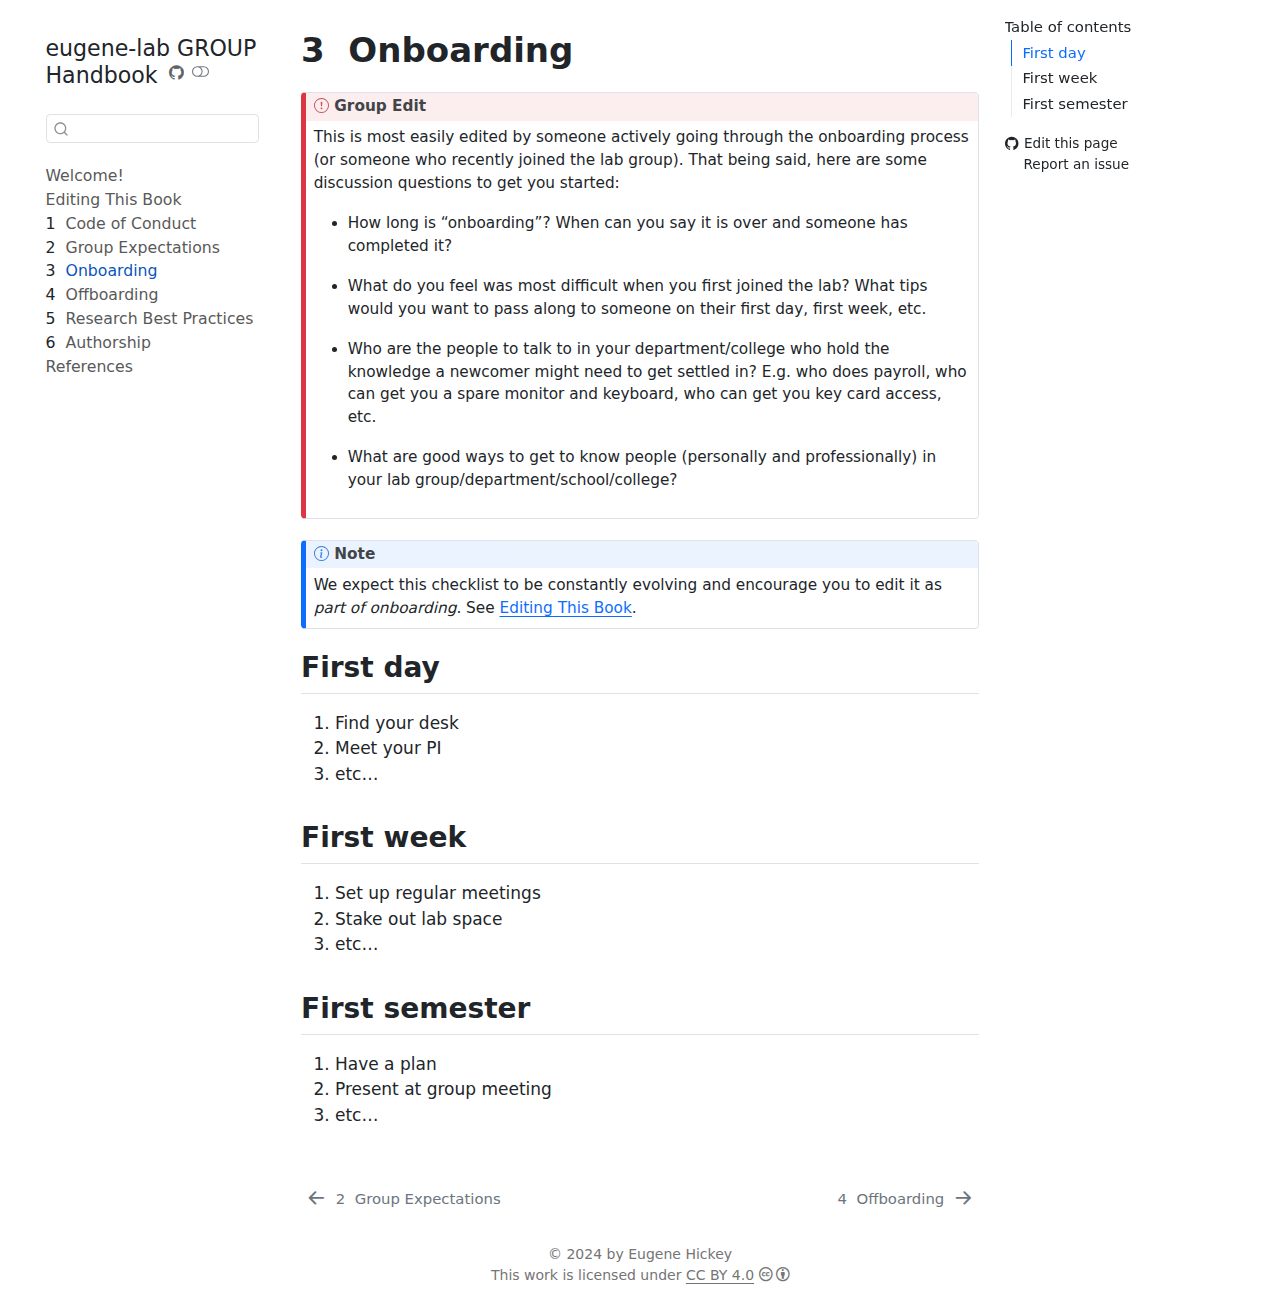
<file: onboarding.html>
<!DOCTYPE html>
<html xmlns="http://www.w3.org/1999/xhtml" lang="en" xml:lang="en"><head>

<meta charset="utf-8">
<meta name="generator" content="quarto-1.5.57">

<meta name="viewport" content="width=device-width, initial-scale=1.0, user-scalable=yes">


<title>3&nbsp; Onboarding – eugene-lab GROUP Handbook</title>
<style>
code{white-space: pre-wrap;}
span.smallcaps{font-variant: small-caps;}
div.columns{display: flex; gap: min(4vw, 1.5em);}
div.column{flex: auto; overflow-x: auto;}
div.hanging-indent{margin-left: 1.5em; text-indent: -1.5em;}
ul.task-list{list-style: none;}
ul.task-list li input[type="checkbox"] {
  width: 0.8em;
  margin: 0 0.8em 0.2em -1em; /* quarto-specific, see https://github.com/quarto-dev/quarto-cli/issues/4556 */ 
  vertical-align: middle;
}
</style>


<script src="site_libs/quarto-nav/quarto-nav.js"></script>
<script src="site_libs/quarto-nav/headroom.min.js"></script>
<script src="site_libs/clipboard/clipboard.min.js"></script>
<script src="site_libs/quarto-search/autocomplete.umd.js"></script>
<script src="site_libs/quarto-search/fuse.min.js"></script>
<script src="site_libs/quarto-search/quarto-search.js"></script>
<meta name="quarto:offset" content="./">
<link href="./offboarding.html" rel="next">
<link href="./group-expectations.html" rel="prev">
<script src="site_libs/quarto-html/quarto.js"></script>
<script src="site_libs/quarto-html/popper.min.js"></script>
<script src="site_libs/quarto-html/tippy.umd.min.js"></script>
<script src="site_libs/quarto-html/anchor.min.js"></script>
<link href="site_libs/quarto-html/tippy.css" rel="stylesheet">
<link href="site_libs/quarto-html/quarto-syntax-highlighting.css" rel="stylesheet" class="quarto-color-scheme" id="quarto-text-highlighting-styles">
<link href="site_libs/quarto-html/quarto-syntax-highlighting-dark.css" rel="prefetch" class="quarto-color-scheme quarto-color-alternate" id="quarto-text-highlighting-styles">
<script src="site_libs/bootstrap/bootstrap.min.js"></script>
<link href="site_libs/bootstrap/bootstrap-icons.css" rel="stylesheet">
<link href="site_libs/bootstrap/bootstrap.min.css" rel="stylesheet" class="quarto-color-scheme" id="quarto-bootstrap" data-mode="light">
<link href="site_libs/bootstrap/bootstrap-dark.min.css" rel="prefetch" class="quarto-color-scheme quarto-color-alternate" id="quarto-bootstrap" data-mode="light">
<link href="site_libs/quarto-contrib/fontawesome6-0.1.0/all.css" rel="stylesheet">
<link href="site_libs/quarto-contrib/fontawesome6-0.1.0/latex-fontsize.css" rel="stylesheet">
<script id="quarto-search-options" type="application/json">{
  "location": "sidebar",
  "copy-button": false,
  "collapse-after": 3,
  "panel-placement": "start",
  "type": "textbox",
  "limit": 50,
  "keyboard-shortcut": [
    "f",
    "/",
    "s"
  ],
  "show-item-context": false,
  "language": {
    "search-no-results-text": "No results",
    "search-matching-documents-text": "matching documents",
    "search-copy-link-title": "Copy link to search",
    "search-hide-matches-text": "Hide additional matches",
    "search-more-match-text": "more match in this document",
    "search-more-matches-text": "more matches in this document",
    "search-clear-button-title": "Clear",
    "search-text-placeholder": "",
    "search-detached-cancel-button-title": "Cancel",
    "search-submit-button-title": "Submit",
    "search-label": "Search"
  }
}</script>


</head>

<body class="nav-sidebar floating">

<div id="quarto-search-results"></div>
  <header id="quarto-header" class="headroom fixed-top">
  <nav class="quarto-secondary-nav">
    <div class="container-fluid d-flex">
      <button type="button" class="quarto-btn-toggle btn" data-bs-toggle="collapse" role="button" data-bs-target=".quarto-sidebar-collapse-item" aria-controls="quarto-sidebar" aria-expanded="false" aria-label="Toggle sidebar navigation" onclick="if (window.quartoToggleHeadroom) { window.quartoToggleHeadroom(); }">
        <i class="bi bi-layout-text-sidebar-reverse"></i>
      </button>
        <nav class="quarto-page-breadcrumbs" aria-label="breadcrumb"><ol class="breadcrumb"><li class="breadcrumb-item"><a href="./onboarding.html"><span class="chapter-number">3</span>&nbsp; <span class="chapter-title">Onboarding</span></a></li></ol></nav>
        <a class="flex-grow-1" role="navigation" data-bs-toggle="collapse" data-bs-target=".quarto-sidebar-collapse-item" aria-controls="quarto-sidebar" aria-expanded="false" aria-label="Toggle sidebar navigation" onclick="if (window.quartoToggleHeadroom) { window.quartoToggleHeadroom(); }">      
        </a>
      <button type="button" class="btn quarto-search-button" aria-label="Search" onclick="window.quartoOpenSearch();">
        <i class="bi bi-search"></i>
      </button>
    </div>
  </nav>
</header>
<!-- content -->
<div id="quarto-content" class="quarto-container page-columns page-rows-contents page-layout-article">
<!-- sidebar -->
  <nav id="quarto-sidebar" class="sidebar collapse collapse-horizontal quarto-sidebar-collapse-item sidebar-navigation floating overflow-auto">
    <div class="pt-lg-2 mt-2 text-left sidebar-header">
    <div class="sidebar-title mb-0 py-0">
      <a href="./">eugene-lab GROUP Handbook</a> 
        <div class="sidebar-tools-main">
    <a href="https://github.com/eugene100hickey/eugene-lab" title="Source Code" class="quarto-navigation-tool px-1" aria-label="Source Code"><i class="bi bi-github"></i></a>
  <a href="" class="quarto-color-scheme-toggle quarto-navigation-tool  px-1" onclick="window.quartoToggleColorScheme(); return false;" title="Toggle dark mode"><i class="bi"></i></a>
</div>
    </div>
      </div>
        <div class="mt-2 flex-shrink-0 align-items-center">
        <div class="sidebar-search">
        <div id="quarto-search" class="" title="Search"></div>
        </div>
        </div>
    <div class="sidebar-menu-container"> 
    <ul class="list-unstyled mt-1">
        <li class="sidebar-item">
  <div class="sidebar-item-container"> 
  <a href="./index.html" class="sidebar-item-text sidebar-link">
 <span class="menu-text">Welcome!</span></a>
  </div>
</li>
        <li class="sidebar-item">
  <div class="sidebar-item-container"> 
  <a href="./contributing.html" class="sidebar-item-text sidebar-link">
 <span class="menu-text">Editing This Book</span></a>
  </div>
</li>
        <li class="sidebar-item">
  <div class="sidebar-item-container"> 
  <a href="./code-of-conduct.html" class="sidebar-item-text sidebar-link">
 <span class="menu-text"><span class="chapter-number">1</span>&nbsp; <span class="chapter-title">Code of Conduct</span></span></a>
  </div>
</li>
        <li class="sidebar-item">
  <div class="sidebar-item-container"> 
  <a href="./group-expectations.html" class="sidebar-item-text sidebar-link">
 <span class="menu-text"><span class="chapter-number">2</span>&nbsp; <span class="chapter-title">Group Expectations</span></span></a>
  </div>
</li>
        <li class="sidebar-item">
  <div class="sidebar-item-container"> 
  <a href="./onboarding.html" class="sidebar-item-text sidebar-link active">
 <span class="menu-text"><span class="chapter-number">3</span>&nbsp; <span class="chapter-title">Onboarding</span></span></a>
  </div>
</li>
        <li class="sidebar-item">
  <div class="sidebar-item-container"> 
  <a href="./offboarding.html" class="sidebar-item-text sidebar-link">
 <span class="menu-text"><span class="chapter-number">4</span>&nbsp; <span class="chapter-title">Offboarding</span></span></a>
  </div>
</li>
        <li class="sidebar-item">
  <div class="sidebar-item-container"> 
  <a href="./research-best-practices.html" class="sidebar-item-text sidebar-link">
 <span class="menu-text"><span class="chapter-number">5</span>&nbsp; <span class="chapter-title">Research Best Practices</span></span></a>
  </div>
</li>
        <li class="sidebar-item">
  <div class="sidebar-item-container"> 
  <a href="./authorship.html" class="sidebar-item-text sidebar-link">
 <span class="menu-text"><span class="chapter-number">6</span>&nbsp; <span class="chapter-title">Authorship</span></span></a>
  </div>
</li>
        <li class="sidebar-item">
  <div class="sidebar-item-container"> 
  <a href="./references.html" class="sidebar-item-text sidebar-link">
 <span class="menu-text">References</span></a>
  </div>
</li>
    </ul>
    </div>
</nav>
<div id="quarto-sidebar-glass" class="quarto-sidebar-collapse-item" data-bs-toggle="collapse" data-bs-target=".quarto-sidebar-collapse-item"></div>
<!-- margin-sidebar -->
    <div id="quarto-margin-sidebar" class="sidebar margin-sidebar">
        <nav id="TOC" role="doc-toc" class="toc-active">
    <h2 id="toc-title">Table of contents</h2>
   
  <ul>
  <li><a href="#first-day" id="toc-first-day" class="nav-link active" data-scroll-target="#first-day">First day</a></li>
  <li><a href="#first-week" id="toc-first-week" class="nav-link" data-scroll-target="#first-week">First week</a></li>
  <li><a href="#first-semester" id="toc-first-semester" class="nav-link" data-scroll-target="#first-semester">First semester</a></li>
  </ul>
<div class="toc-actions"><ul><li><a href="https://github.com/eugene100hickey/eugene-lab/edit/main/onboarding.qmd" target="_blank" class="toc-action"><i class="bi bi-github"></i>Edit this page</a></li><li><a href="https://github.com/eugene100hickey/eugene-lab/issues/new" target="_blank" class="toc-action"><i class="bi empty"></i>Report an issue</a></li></ul></div></nav>
    </div>
<!-- main -->
<main class="content" id="quarto-document-content">

<header id="title-block-header" class="quarto-title-block default">
<div class="quarto-title">
<h1 class="title"><span class="chapter-number">3</span>&nbsp; <span class="chapter-title">Onboarding</span></h1>
</div>



<div class="quarto-title-meta">

    
  
    
  </div>
  


</header>


<div class="callout callout-style-default callout-important callout-titled">
<div class="callout-header d-flex align-content-center">
<div class="callout-icon-container">
<i class="callout-icon"></i>
</div>
<div class="callout-title-container flex-fill">
Group Edit
</div>
</div>
<div class="callout-body-container callout-body">
<p>This is most easily edited by someone actively going through the onboarding process (or someone who recently joined the lab group). That being said, here are some discussion questions to get you started:</p>
<ul>
<li><p>How long is “onboarding”? When can you say it is over and someone has completed it?</p></li>
<li><p>What do you feel was most difficult when you first joined the lab? What tips would you want to pass along to someone on their first day, first week, etc.</p></li>
<li><p>Who are the people to talk to in your department/college who hold the knowledge a newcomer might need to get settled in? E.g. who does payroll, who can get you a spare monitor and keyboard, who can get you key card access, etc.</p></li>
<li><p>What are good ways to get to know people (personally and professionally) in your lab group/department/school/college?</p></li>
</ul>
</div>
</div>
<div class="callout callout-style-default callout-note callout-titled">
<div class="callout-header d-flex align-content-center">
<div class="callout-icon-container">
<i class="callout-icon"></i>
</div>
<div class="callout-title-container flex-fill">
Note
</div>
</div>
<div class="callout-body-container callout-body">
<p>We expect this checklist to be constantly evolving and encourage you to edit it as <em>part of onboarding</em>. See <a href="./contributing.html">Editing This Book</a>.</p>
</div>
</div>
<section id="first-day" class="level2">
<h2 class="anchored" data-anchor-id="first-day">First day</h2>
<ol type="1">
<li>Find your desk</li>
<li>Meet your PI</li>
<li>etc…</li>
</ol>
</section>
<section id="first-week" class="level2">
<h2 class="anchored" data-anchor-id="first-week">First week</h2>
<ol type="1">
<li>Set up regular meetings</li>
<li>Stake out lab space</li>
<li>etc…</li>
</ol>
</section>
<section id="first-semester" class="level2">
<h2 class="anchored" data-anchor-id="first-semester">First semester</h2>
<ol type="1">
<li>Have a plan</li>
<li>Present at group meeting</li>
<li>etc…</li>
</ol>


</section>

</main> <!-- /main -->
<script id="quarto-html-after-body" type="application/javascript">
window.document.addEventListener("DOMContentLoaded", function (event) {
  const toggleBodyColorMode = (bsSheetEl) => {
    const mode = bsSheetEl.getAttribute("data-mode");
    const bodyEl = window.document.querySelector("body");
    if (mode === "dark") {
      bodyEl.classList.add("quarto-dark");
      bodyEl.classList.remove("quarto-light");
    } else {
      bodyEl.classList.add("quarto-light");
      bodyEl.classList.remove("quarto-dark");
    }
  }
  const toggleBodyColorPrimary = () => {
    const bsSheetEl = window.document.querySelector("link#quarto-bootstrap");
    if (bsSheetEl) {
      toggleBodyColorMode(bsSheetEl);
    }
  }
  toggleBodyColorPrimary();  
  const disableStylesheet = (stylesheets) => {
    for (let i=0; i < stylesheets.length; i++) {
      const stylesheet = stylesheets[i];
      stylesheet.rel = 'prefetch';
    }
  }
  const enableStylesheet = (stylesheets) => {
    for (let i=0; i < stylesheets.length; i++) {
      const stylesheet = stylesheets[i];
      stylesheet.rel = 'stylesheet';
    }
  }
  const manageTransitions = (selector, allowTransitions) => {
    const els = window.document.querySelectorAll(selector);
    for (let i=0; i < els.length; i++) {
      const el = els[i];
      if (allowTransitions) {
        el.classList.remove('notransition');
      } else {
        el.classList.add('notransition');
      }
    }
  }
  const toggleGiscusIfUsed = (isAlternate, darkModeDefault) => {
    const baseTheme = document.querySelector('#giscus-base-theme')?.value ?? 'light';
    const alternateTheme = document.querySelector('#giscus-alt-theme')?.value ?? 'dark';
    let newTheme = '';
    if(darkModeDefault) {
      newTheme = isAlternate ? baseTheme : alternateTheme;
    } else {
      newTheme = isAlternate ? alternateTheme : baseTheme;
    }
    const changeGiscusTheme = () => {
      // From: https://github.com/giscus/giscus/issues/336
      const sendMessage = (message) => {
        const iframe = document.querySelector('iframe.giscus-frame');
        if (!iframe) return;
        iframe.contentWindow.postMessage({ giscus: message }, 'https://giscus.app');
      }
      sendMessage({
        setConfig: {
          theme: newTheme
        }
      });
    }
    const isGiscussLoaded = window.document.querySelector('iframe.giscus-frame') !== null;
    if (isGiscussLoaded) {
      changeGiscusTheme();
    }
  }
  const toggleColorMode = (alternate) => {
    // Switch the stylesheets
    const alternateStylesheets = window.document.querySelectorAll('link.quarto-color-scheme.quarto-color-alternate');
    manageTransitions('#quarto-margin-sidebar .nav-link', false);
    if (alternate) {
      enableStylesheet(alternateStylesheets);
      for (const sheetNode of alternateStylesheets) {
        if (sheetNode.id === "quarto-bootstrap") {
          toggleBodyColorMode(sheetNode);
        }
      }
    } else {
      disableStylesheet(alternateStylesheets);
      toggleBodyColorPrimary();
    }
    manageTransitions('#quarto-margin-sidebar .nav-link', true);
    // Switch the toggles
    const toggles = window.document.querySelectorAll('.quarto-color-scheme-toggle');
    for (let i=0; i < toggles.length; i++) {
      const toggle = toggles[i];
      if (toggle) {
        if (alternate) {
          toggle.classList.add("alternate");     
        } else {
          toggle.classList.remove("alternate");
        }
      }
    }
    // Hack to workaround the fact that safari doesn't
    // properly recolor the scrollbar when toggling (#1455)
    if (navigator.userAgent.indexOf('Safari') > 0 && navigator.userAgent.indexOf('Chrome') == -1) {
      manageTransitions("body", false);
      window.scrollTo(0, 1);
      setTimeout(() => {
        window.scrollTo(0, 0);
        manageTransitions("body", true);
      }, 40);  
    }
  }
  const isFileUrl = () => { 
    return window.location.protocol === 'file:';
  }
  const hasAlternateSentinel = () => {  
    let styleSentinel = getColorSchemeSentinel();
    if (styleSentinel !== null) {
      return styleSentinel === "alternate";
    } else {
      return false;
    }
  }
  const setStyleSentinel = (alternate) => {
    const value = alternate ? "alternate" : "default";
    if (!isFileUrl()) {
      window.localStorage.setItem("quarto-color-scheme", value);
    } else {
      localAlternateSentinel = value;
    }
  }
  const getColorSchemeSentinel = () => {
    if (!isFileUrl()) {
      const storageValue = window.localStorage.getItem("quarto-color-scheme");
      return storageValue != null ? storageValue : localAlternateSentinel;
    } else {
      return localAlternateSentinel;
    }
  }
  const darkModeDefault = false;
  let localAlternateSentinel = darkModeDefault ? 'alternate' : 'default';
  // Dark / light mode switch
  window.quartoToggleColorScheme = () => {
    // Read the current dark / light value 
    let toAlternate = !hasAlternateSentinel();
    toggleColorMode(toAlternate);
    setStyleSentinel(toAlternate);
    toggleGiscusIfUsed(toAlternate, darkModeDefault);
  };
  // Ensure there is a toggle, if there isn't float one in the top right
  if (window.document.querySelector('.quarto-color-scheme-toggle') === null) {
    const a = window.document.createElement('a');
    a.classList.add('top-right');
    a.classList.add('quarto-color-scheme-toggle');
    a.href = "";
    a.onclick = function() { try { window.quartoToggleColorScheme(); } catch {} return false; };
    const i = window.document.createElement("i");
    i.classList.add('bi');
    a.appendChild(i);
    window.document.body.appendChild(a);
  }
  // Switch to dark mode if need be
  if (hasAlternateSentinel()) {
    toggleColorMode(true);
  } else {
    toggleColorMode(false);
  }
  const icon = "";
  const anchorJS = new window.AnchorJS();
  anchorJS.options = {
    placement: 'right',
    icon: icon
  };
  anchorJS.add('.anchored');
  const isCodeAnnotation = (el) => {
    for (const clz of el.classList) {
      if (clz.startsWith('code-annotation-')) {                     
        return true;
      }
    }
    return false;
  }
  const onCopySuccess = function(e) {
    // button target
    const button = e.trigger;
    // don't keep focus
    button.blur();
    // flash "checked"
    button.classList.add('code-copy-button-checked');
    var currentTitle = button.getAttribute("title");
    button.setAttribute("title", "Copied!");
    let tooltip;
    if (window.bootstrap) {
      button.setAttribute("data-bs-toggle", "tooltip");
      button.setAttribute("data-bs-placement", "left");
      button.setAttribute("data-bs-title", "Copied!");
      tooltip = new bootstrap.Tooltip(button, 
        { trigger: "manual", 
          customClass: "code-copy-button-tooltip",
          offset: [0, -8]});
      tooltip.show();    
    }
    setTimeout(function() {
      if (tooltip) {
        tooltip.hide();
        button.removeAttribute("data-bs-title");
        button.removeAttribute("data-bs-toggle");
        button.removeAttribute("data-bs-placement");
      }
      button.setAttribute("title", currentTitle);
      button.classList.remove('code-copy-button-checked');
    }, 1000);
    // clear code selection
    e.clearSelection();
  }
  const getTextToCopy = function(trigger) {
      const codeEl = trigger.previousElementSibling.cloneNode(true);
      for (const childEl of codeEl.children) {
        if (isCodeAnnotation(childEl)) {
          childEl.remove();
        }
      }
      return codeEl.innerText;
  }
  const clipboard = new window.ClipboardJS('.code-copy-button:not([data-in-quarto-modal])', {
    text: getTextToCopy
  });
  clipboard.on('success', onCopySuccess);
  if (window.document.getElementById('quarto-embedded-source-code-modal')) {
    // For code content inside modals, clipBoardJS needs to be initialized with a container option
    // TODO: Check when it could be a function (https://github.com/zenorocha/clipboard.js/issues/860)
    const clipboardModal = new window.ClipboardJS('.code-copy-button[data-in-quarto-modal]', {
      text: getTextToCopy,
      container: window.document.getElementById('quarto-embedded-source-code-modal')
    });
    clipboardModal.on('success', onCopySuccess);
  }
    var localhostRegex = new RegExp(/^(?:http|https):\/\/localhost\:?[0-9]*\//);
    var mailtoRegex = new RegExp(/^mailto:/);
      var filterRegex = new RegExp('/' + window.location.host + '/');
    var isInternal = (href) => {
        return filterRegex.test(href) || localhostRegex.test(href) || mailtoRegex.test(href);
    }
    // Inspect non-navigation links and adorn them if external
 	var links = window.document.querySelectorAll('a[href]:not(.nav-link):not(.navbar-brand):not(.toc-action):not(.sidebar-link):not(.sidebar-item-toggle):not(.pagination-link):not(.no-external):not([aria-hidden]):not(.dropdown-item):not(.quarto-navigation-tool):not(.about-link)');
    for (var i=0; i<links.length; i++) {
      const link = links[i];
      if (!isInternal(link.href)) {
        // undo the damage that might have been done by quarto-nav.js in the case of
        // links that we want to consider external
        if (link.dataset.originalHref !== undefined) {
          link.href = link.dataset.originalHref;
        }
          // target, if specified
          link.setAttribute("target", "_blank");
          if (link.getAttribute("rel") === null) {
            link.setAttribute("rel", "noopener");
          }
      }
    }
  function tippyHover(el, contentFn, onTriggerFn, onUntriggerFn) {
    const config = {
      allowHTML: true,
      maxWidth: 500,
      delay: 100,
      arrow: false,
      appendTo: function(el) {
          return el.parentElement;
      },
      interactive: true,
      interactiveBorder: 10,
      theme: 'quarto',
      placement: 'bottom-start',
    };
    if (contentFn) {
      config.content = contentFn;
    }
    if (onTriggerFn) {
      config.onTrigger = onTriggerFn;
    }
    if (onUntriggerFn) {
      config.onUntrigger = onUntriggerFn;
    }
    window.tippy(el, config); 
  }
  const noterefs = window.document.querySelectorAll('a[role="doc-noteref"]');
  for (var i=0; i<noterefs.length; i++) {
    const ref = noterefs[i];
    tippyHover(ref, function() {
      // use id or data attribute instead here
      let href = ref.getAttribute('data-footnote-href') || ref.getAttribute('href');
      try { href = new URL(href).hash; } catch {}
      const id = href.replace(/^#\/?/, "");
      const note = window.document.getElementById(id);
      if (note) {
        return note.innerHTML;
      } else {
        return "";
      }
    });
  }
  const xrefs = window.document.querySelectorAll('a.quarto-xref');
  const processXRef = (id, note) => {
    // Strip column container classes
    const stripColumnClz = (el) => {
      el.classList.remove("page-full", "page-columns");
      if (el.children) {
        for (const child of el.children) {
          stripColumnClz(child);
        }
      }
    }
    stripColumnClz(note)
    if (id === null || id.startsWith('sec-')) {
      // Special case sections, only their first couple elements
      const container = document.createElement("div");
      if (note.children && note.children.length > 2) {
        container.appendChild(note.children[0].cloneNode(true));
        for (let i = 1; i < note.children.length; i++) {
          const child = note.children[i];
          if (child.tagName === "P" && child.innerText === "") {
            continue;
          } else {
            container.appendChild(child.cloneNode(true));
            break;
          }
        }
        if (window.Quarto?.typesetMath) {
          window.Quarto.typesetMath(container);
        }
        return container.innerHTML
      } else {
        if (window.Quarto?.typesetMath) {
          window.Quarto.typesetMath(note);
        }
        return note.innerHTML;
      }
    } else {
      // Remove any anchor links if they are present
      const anchorLink = note.querySelector('a.anchorjs-link');
      if (anchorLink) {
        anchorLink.remove();
      }
      if (window.Quarto?.typesetMath) {
        window.Quarto.typesetMath(note);
      }
      // TODO in 1.5, we should make sure this works without a callout special case
      if (note.classList.contains("callout")) {
        return note.outerHTML;
      } else {
        return note.innerHTML;
      }
    }
  }
  for (var i=0; i<xrefs.length; i++) {
    const xref = xrefs[i];
    tippyHover(xref, undefined, function(instance) {
      instance.disable();
      let url = xref.getAttribute('href');
      let hash = undefined; 
      if (url.startsWith('#')) {
        hash = url;
      } else {
        try { hash = new URL(url).hash; } catch {}
      }
      if (hash) {
        const id = hash.replace(/^#\/?/, "");
        const note = window.document.getElementById(id);
        if (note !== null) {
          try {
            const html = processXRef(id, note.cloneNode(true));
            instance.setContent(html);
          } finally {
            instance.enable();
            instance.show();
          }
        } else {
          // See if we can fetch this
          fetch(url.split('#')[0])
          .then(res => res.text())
          .then(html => {
            const parser = new DOMParser();
            const htmlDoc = parser.parseFromString(html, "text/html");
            const note = htmlDoc.getElementById(id);
            if (note !== null) {
              const html = processXRef(id, note);
              instance.setContent(html);
            } 
          }).finally(() => {
            instance.enable();
            instance.show();
          });
        }
      } else {
        // See if we can fetch a full url (with no hash to target)
        // This is a special case and we should probably do some content thinning / targeting
        fetch(url)
        .then(res => res.text())
        .then(html => {
          const parser = new DOMParser();
          const htmlDoc = parser.parseFromString(html, "text/html");
          const note = htmlDoc.querySelector('main.content');
          if (note !== null) {
            // This should only happen for chapter cross references
            // (since there is no id in the URL)
            // remove the first header
            if (note.children.length > 0 && note.children[0].tagName === "HEADER") {
              note.children[0].remove();
            }
            const html = processXRef(null, note);
            instance.setContent(html);
          } 
        }).finally(() => {
          instance.enable();
          instance.show();
        });
      }
    }, function(instance) {
    });
  }
      let selectedAnnoteEl;
      const selectorForAnnotation = ( cell, annotation) => {
        let cellAttr = 'data-code-cell="' + cell + '"';
        let lineAttr = 'data-code-annotation="' +  annotation + '"';
        const selector = 'span[' + cellAttr + '][' + lineAttr + ']';
        return selector;
      }
      const selectCodeLines = (annoteEl) => {
        const doc = window.document;
        const targetCell = annoteEl.getAttribute("data-target-cell");
        const targetAnnotation = annoteEl.getAttribute("data-target-annotation");
        const annoteSpan = window.document.querySelector(selectorForAnnotation(targetCell, targetAnnotation));
        const lines = annoteSpan.getAttribute("data-code-lines").split(",");
        const lineIds = lines.map((line) => {
          return targetCell + "-" + line;
        })
        let top = null;
        let height = null;
        let parent = null;
        if (lineIds.length > 0) {
            //compute the position of the single el (top and bottom and make a div)
            const el = window.document.getElementById(lineIds[0]);
            top = el.offsetTop;
            height = el.offsetHeight;
            parent = el.parentElement.parentElement;
          if (lineIds.length > 1) {
            const lastEl = window.document.getElementById(lineIds[lineIds.length - 1]);
            const bottom = lastEl.offsetTop + lastEl.offsetHeight;
            height = bottom - top;
          }
          if (top !== null && height !== null && parent !== null) {
            // cook up a div (if necessary) and position it 
            let div = window.document.getElementById("code-annotation-line-highlight");
            if (div === null) {
              div = window.document.createElement("div");
              div.setAttribute("id", "code-annotation-line-highlight");
              div.style.position = 'absolute';
              parent.appendChild(div);
            }
            div.style.top = top - 2 + "px";
            div.style.height = height + 4 + "px";
            div.style.left = 0;
            let gutterDiv = window.document.getElementById("code-annotation-line-highlight-gutter");
            if (gutterDiv === null) {
              gutterDiv = window.document.createElement("div");
              gutterDiv.setAttribute("id", "code-annotation-line-highlight-gutter");
              gutterDiv.style.position = 'absolute';
              const codeCell = window.document.getElementById(targetCell);
              const gutter = codeCell.querySelector('.code-annotation-gutter');
              gutter.appendChild(gutterDiv);
            }
            gutterDiv.style.top = top - 2 + "px";
            gutterDiv.style.height = height + 4 + "px";
          }
          selectedAnnoteEl = annoteEl;
        }
      };
      const unselectCodeLines = () => {
        const elementsIds = ["code-annotation-line-highlight", "code-annotation-line-highlight-gutter"];
        elementsIds.forEach((elId) => {
          const div = window.document.getElementById(elId);
          if (div) {
            div.remove();
          }
        });
        selectedAnnoteEl = undefined;
      };
        // Handle positioning of the toggle
    window.addEventListener(
      "resize",
      throttle(() => {
        elRect = undefined;
        if (selectedAnnoteEl) {
          selectCodeLines(selectedAnnoteEl);
        }
      }, 10)
    );
    function throttle(fn, ms) {
    let throttle = false;
    let timer;
      return (...args) => {
        if(!throttle) { // first call gets through
            fn.apply(this, args);
            throttle = true;
        } else { // all the others get throttled
            if(timer) clearTimeout(timer); // cancel #2
            timer = setTimeout(() => {
              fn.apply(this, args);
              timer = throttle = false;
            }, ms);
        }
      };
    }
      // Attach click handler to the DT
      const annoteDls = window.document.querySelectorAll('dt[data-target-cell]');
      for (const annoteDlNode of annoteDls) {
        annoteDlNode.addEventListener('click', (event) => {
          const clickedEl = event.target;
          if (clickedEl !== selectedAnnoteEl) {
            unselectCodeLines();
            const activeEl = window.document.querySelector('dt[data-target-cell].code-annotation-active');
            if (activeEl) {
              activeEl.classList.remove('code-annotation-active');
            }
            selectCodeLines(clickedEl);
            clickedEl.classList.add('code-annotation-active');
          } else {
            // Unselect the line
            unselectCodeLines();
            clickedEl.classList.remove('code-annotation-active');
          }
        });
      }
  const findCites = (el) => {
    const parentEl = el.parentElement;
    if (parentEl) {
      const cites = parentEl.dataset.cites;
      if (cites) {
        return {
          el,
          cites: cites.split(' ')
        };
      } else {
        return findCites(el.parentElement)
      }
    } else {
      return undefined;
    }
  };
  var bibliorefs = window.document.querySelectorAll('a[role="doc-biblioref"]');
  for (var i=0; i<bibliorefs.length; i++) {
    const ref = bibliorefs[i];
    const citeInfo = findCites(ref);
    if (citeInfo) {
      tippyHover(citeInfo.el, function() {
        var popup = window.document.createElement('div');
        citeInfo.cites.forEach(function(cite) {
          var citeDiv = window.document.createElement('div');
          citeDiv.classList.add('hanging-indent');
          citeDiv.classList.add('csl-entry');
          var biblioDiv = window.document.getElementById('ref-' + cite);
          if (biblioDiv) {
            citeDiv.innerHTML = biblioDiv.innerHTML;
          }
          popup.appendChild(citeDiv);
        });
        return popup.innerHTML;
      });
    }
  }
});
</script>
<nav class="page-navigation">
  <div class="nav-page nav-page-previous">
      <a href="./group-expectations.html" class="pagination-link" aria-label="Group Expectations">
        <i class="bi bi-arrow-left-short"></i> <span class="nav-page-text"><span class="chapter-number">2</span>&nbsp; <span class="chapter-title">Group Expectations</span></span>
      </a>          
  </div>
  <div class="nav-page nav-page-next">
      <a href="./offboarding.html" class="pagination-link" aria-label="Offboarding">
        <span class="nav-page-text"><span class="chapter-number">4</span>&nbsp; <span class="chapter-title">Offboarding</span></span> <i class="bi bi-arrow-right-short"></i>
      </a>
  </div>
</nav>
</div> <!-- /content -->
<footer class="footer">
  <div class="nav-footer">
    <div class="nav-footer-left">
      &nbsp;
    </div>   
    <div class="nav-footer-center">
<p>© 2024 by Eugene Hickey <br> This work is licensed under <a href="https://creativecommons.org/licenses/by/4.0/?ref=chooser-v1">CC BY 4.0</a> <i class="fa-brands fa-creative-commons" aria-label="creative-commons"></i> <i class="fa-brands fa-creative-commons-by" aria-label="creative-commons-by"></i></p>
<div class="toc-actions d-sm-block d-md-none"><ul><li><a href="https://github.com/eugene100hickey/eugene-lab/edit/main/onboarding.qmd" target="_blank" class="toc-action"><i class="bi bi-github"></i>Edit this page</a></li><li><a href="https://github.com/eugene100hickey/eugene-lab/issues/new" target="_blank" class="toc-action"><i class="bi empty"></i>Report an issue</a></li></ul></div></div>
    <div class="nav-footer-right">
      &nbsp;
    </div>
  </div>
</footer>




</body></html>
</file>
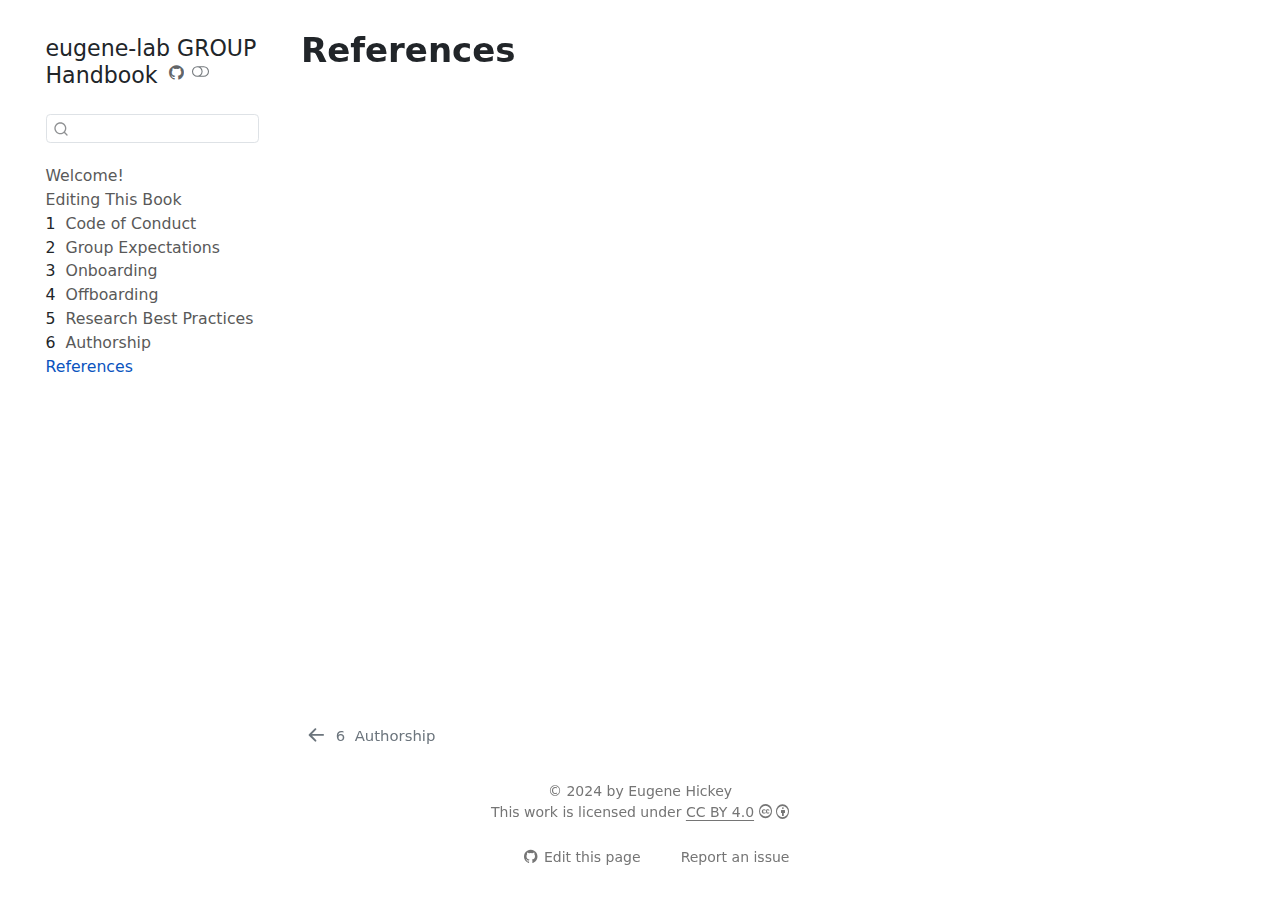
<file: references.html>
<!DOCTYPE html>
<html xmlns="http://www.w3.org/1999/xhtml" lang="en" xml:lang="en"><head>

<meta charset="utf-8">
<meta name="generator" content="quarto-1.5.57">

<meta name="viewport" content="width=device-width, initial-scale=1.0, user-scalable=yes">


<title>References – eugene-lab GROUP Handbook</title>
<style>
code{white-space: pre-wrap;}
span.smallcaps{font-variant: small-caps;}
div.columns{display: flex; gap: min(4vw, 1.5em);}
div.column{flex: auto; overflow-x: auto;}
div.hanging-indent{margin-left: 1.5em; text-indent: -1.5em;}
ul.task-list{list-style: none;}
ul.task-list li input[type="checkbox"] {
  width: 0.8em;
  margin: 0 0.8em 0.2em -1em; /* quarto-specific, see https://github.com/quarto-dev/quarto-cli/issues/4556 */ 
  vertical-align: middle;
}
/* CSS for citations */
div.csl-bib-body { }
div.csl-entry {
  clear: both;
}
.hanging-indent div.csl-entry {
  margin-left:2em;
  text-indent:-2em;
}
div.csl-left-margin {
  min-width:2em;
  float:left;
}
div.csl-right-inline {
  margin-left:2em;
  padding-left:1em;
}
div.csl-indent {
  margin-left: 2em;
}</style>


<script src="site_libs/quarto-nav/quarto-nav.js"></script>
<script src="site_libs/quarto-nav/headroom.min.js"></script>
<script src="site_libs/clipboard/clipboard.min.js"></script>
<script src="site_libs/quarto-search/autocomplete.umd.js"></script>
<script src="site_libs/quarto-search/fuse.min.js"></script>
<script src="site_libs/quarto-search/quarto-search.js"></script>
<meta name="quarto:offset" content="./">
<link href="./authorship.html" rel="prev">
<script src="site_libs/quarto-html/quarto.js"></script>
<script src="site_libs/quarto-html/popper.min.js"></script>
<script src="site_libs/quarto-html/tippy.umd.min.js"></script>
<script src="site_libs/quarto-html/anchor.min.js"></script>
<link href="site_libs/quarto-html/tippy.css" rel="stylesheet">
<link href="site_libs/quarto-html/quarto-syntax-highlighting.css" rel="stylesheet" class="quarto-color-scheme" id="quarto-text-highlighting-styles">
<link href="site_libs/quarto-html/quarto-syntax-highlighting-dark.css" rel="prefetch" class="quarto-color-scheme quarto-color-alternate" id="quarto-text-highlighting-styles">
<script src="site_libs/bootstrap/bootstrap.min.js"></script>
<link href="site_libs/bootstrap/bootstrap-icons.css" rel="stylesheet">
<link href="site_libs/bootstrap/bootstrap.min.css" rel="stylesheet" class="quarto-color-scheme" id="quarto-bootstrap" data-mode="light">
<link href="site_libs/bootstrap/bootstrap-dark.min.css" rel="prefetch" class="quarto-color-scheme quarto-color-alternate" id="quarto-bootstrap" data-mode="light">
<link href="site_libs/quarto-contrib/fontawesome6-0.1.0/all.css" rel="stylesheet">
<link href="site_libs/quarto-contrib/fontawesome6-0.1.0/latex-fontsize.css" rel="stylesheet">
<script id="quarto-search-options" type="application/json">{
  "location": "sidebar",
  "copy-button": false,
  "collapse-after": 3,
  "panel-placement": "start",
  "type": "textbox",
  "limit": 50,
  "keyboard-shortcut": [
    "f",
    "/",
    "s"
  ],
  "show-item-context": false,
  "language": {
    "search-no-results-text": "No results",
    "search-matching-documents-text": "matching documents",
    "search-copy-link-title": "Copy link to search",
    "search-hide-matches-text": "Hide additional matches",
    "search-more-match-text": "more match in this document",
    "search-more-matches-text": "more matches in this document",
    "search-clear-button-title": "Clear",
    "search-text-placeholder": "",
    "search-detached-cancel-button-title": "Cancel",
    "search-submit-button-title": "Submit",
    "search-label": "Search"
  }
}</script>


</head>

<body class="nav-sidebar floating">

<div id="quarto-search-results"></div>
  <header id="quarto-header" class="headroom fixed-top">
  <nav class="quarto-secondary-nav">
    <div class="container-fluid d-flex">
      <button type="button" class="quarto-btn-toggle btn" data-bs-toggle="collapse" role="button" data-bs-target=".quarto-sidebar-collapse-item" aria-controls="quarto-sidebar" aria-expanded="false" aria-label="Toggle sidebar navigation" onclick="if (window.quartoToggleHeadroom) { window.quartoToggleHeadroom(); }">
        <i class="bi bi-layout-text-sidebar-reverse"></i>
      </button>
        <nav class="quarto-page-breadcrumbs" aria-label="breadcrumb"><ol class="breadcrumb"><li class="breadcrumb-item"><a href="./references.html">References</a></li></ol></nav>
        <a class="flex-grow-1" role="navigation" data-bs-toggle="collapse" data-bs-target=".quarto-sidebar-collapse-item" aria-controls="quarto-sidebar" aria-expanded="false" aria-label="Toggle sidebar navigation" onclick="if (window.quartoToggleHeadroom) { window.quartoToggleHeadroom(); }">      
        </a>
      <button type="button" class="btn quarto-search-button" aria-label="Search" onclick="window.quartoOpenSearch();">
        <i class="bi bi-search"></i>
      </button>
    </div>
  </nav>
</header>
<!-- content -->
<div id="quarto-content" class="quarto-container page-columns page-rows-contents page-layout-article">
<!-- sidebar -->
  <nav id="quarto-sidebar" class="sidebar collapse collapse-horizontal quarto-sidebar-collapse-item sidebar-navigation floating overflow-auto">
    <div class="pt-lg-2 mt-2 text-left sidebar-header">
    <div class="sidebar-title mb-0 py-0">
      <a href="./">eugene-lab GROUP Handbook</a> 
        <div class="sidebar-tools-main">
    <a href="https://github.com/eugene100hickey/eugene-lab" title="Source Code" class="quarto-navigation-tool px-1" aria-label="Source Code"><i class="bi bi-github"></i></a>
  <a href="" class="quarto-color-scheme-toggle quarto-navigation-tool  px-1" onclick="window.quartoToggleColorScheme(); return false;" title="Toggle dark mode"><i class="bi"></i></a>
</div>
    </div>
      </div>
        <div class="mt-2 flex-shrink-0 align-items-center">
        <div class="sidebar-search">
        <div id="quarto-search" class="" title="Search"></div>
        </div>
        </div>
    <div class="sidebar-menu-container"> 
    <ul class="list-unstyled mt-1">
        <li class="sidebar-item">
  <div class="sidebar-item-container"> 
  <a href="./index.html" class="sidebar-item-text sidebar-link">
 <span class="menu-text">Welcome!</span></a>
  </div>
</li>
        <li class="sidebar-item">
  <div class="sidebar-item-container"> 
  <a href="./contributing.html" class="sidebar-item-text sidebar-link">
 <span class="menu-text">Editing This Book</span></a>
  </div>
</li>
        <li class="sidebar-item">
  <div class="sidebar-item-container"> 
  <a href="./code-of-conduct.html" class="sidebar-item-text sidebar-link">
 <span class="menu-text"><span class="chapter-number">1</span>&nbsp; <span class="chapter-title">Code of Conduct</span></span></a>
  </div>
</li>
        <li class="sidebar-item">
  <div class="sidebar-item-container"> 
  <a href="./group-expectations.html" class="sidebar-item-text sidebar-link">
 <span class="menu-text"><span class="chapter-number">2</span>&nbsp; <span class="chapter-title">Group Expectations</span></span></a>
  </div>
</li>
        <li class="sidebar-item">
  <div class="sidebar-item-container"> 
  <a href="./onboarding.html" class="sidebar-item-text sidebar-link">
 <span class="menu-text"><span class="chapter-number">3</span>&nbsp; <span class="chapter-title">Onboarding</span></span></a>
  </div>
</li>
        <li class="sidebar-item">
  <div class="sidebar-item-container"> 
  <a href="./offboarding.html" class="sidebar-item-text sidebar-link">
 <span class="menu-text"><span class="chapter-number">4</span>&nbsp; <span class="chapter-title">Offboarding</span></span></a>
  </div>
</li>
        <li class="sidebar-item">
  <div class="sidebar-item-container"> 
  <a href="./research-best-practices.html" class="sidebar-item-text sidebar-link">
 <span class="menu-text"><span class="chapter-number">5</span>&nbsp; <span class="chapter-title">Research Best Practices</span></span></a>
  </div>
</li>
        <li class="sidebar-item">
  <div class="sidebar-item-container"> 
  <a href="./authorship.html" class="sidebar-item-text sidebar-link">
 <span class="menu-text"><span class="chapter-number">6</span>&nbsp; <span class="chapter-title">Authorship</span></span></a>
  </div>
</li>
        <li class="sidebar-item">
  <div class="sidebar-item-container"> 
  <a href="./references.html" class="sidebar-item-text sidebar-link active">
 <span class="menu-text">References</span></a>
  </div>
</li>
    </ul>
    </div>
</nav>
<div id="quarto-sidebar-glass" class="quarto-sidebar-collapse-item" data-bs-toggle="collapse" data-bs-target=".quarto-sidebar-collapse-item"></div>
<!-- margin-sidebar -->
    <div id="quarto-margin-sidebar" class="sidebar margin-sidebar zindex-bottom">
        
    </div>
<!-- main -->
<main class="content" id="quarto-document-content">

<header id="title-block-header" class="quarto-title-block default">
<div class="quarto-title">
<h1 class="title">References</h1>
</div>



<div class="quarto-title-meta">

    
  
    
  </div>
  


</header>


<div id="refs" role="list" style="display: none">

</div>



</main> <!-- /main -->
<script id="quarto-html-after-body" type="application/javascript">
window.document.addEventListener("DOMContentLoaded", function (event) {
  const toggleBodyColorMode = (bsSheetEl) => {
    const mode = bsSheetEl.getAttribute("data-mode");
    const bodyEl = window.document.querySelector("body");
    if (mode === "dark") {
      bodyEl.classList.add("quarto-dark");
      bodyEl.classList.remove("quarto-light");
    } else {
      bodyEl.classList.add("quarto-light");
      bodyEl.classList.remove("quarto-dark");
    }
  }
  const toggleBodyColorPrimary = () => {
    const bsSheetEl = window.document.querySelector("link#quarto-bootstrap");
    if (bsSheetEl) {
      toggleBodyColorMode(bsSheetEl);
    }
  }
  toggleBodyColorPrimary();  
  const disableStylesheet = (stylesheets) => {
    for (let i=0; i < stylesheets.length; i++) {
      const stylesheet = stylesheets[i];
      stylesheet.rel = 'prefetch';
    }
  }
  const enableStylesheet = (stylesheets) => {
    for (let i=0; i < stylesheets.length; i++) {
      const stylesheet = stylesheets[i];
      stylesheet.rel = 'stylesheet';
    }
  }
  const manageTransitions = (selector, allowTransitions) => {
    const els = window.document.querySelectorAll(selector);
    for (let i=0; i < els.length; i++) {
      const el = els[i];
      if (allowTransitions) {
        el.classList.remove('notransition');
      } else {
        el.classList.add('notransition');
      }
    }
  }
  const toggleGiscusIfUsed = (isAlternate, darkModeDefault) => {
    const baseTheme = document.querySelector('#giscus-base-theme')?.value ?? 'light';
    const alternateTheme = document.querySelector('#giscus-alt-theme')?.value ?? 'dark';
    let newTheme = '';
    if(darkModeDefault) {
      newTheme = isAlternate ? baseTheme : alternateTheme;
    } else {
      newTheme = isAlternate ? alternateTheme : baseTheme;
    }
    const changeGiscusTheme = () => {
      // From: https://github.com/giscus/giscus/issues/336
      const sendMessage = (message) => {
        const iframe = document.querySelector('iframe.giscus-frame');
        if (!iframe) return;
        iframe.contentWindow.postMessage({ giscus: message }, 'https://giscus.app');
      }
      sendMessage({
        setConfig: {
          theme: newTheme
        }
      });
    }
    const isGiscussLoaded = window.document.querySelector('iframe.giscus-frame') !== null;
    if (isGiscussLoaded) {
      changeGiscusTheme();
    }
  }
  const toggleColorMode = (alternate) => {
    // Switch the stylesheets
    const alternateStylesheets = window.document.querySelectorAll('link.quarto-color-scheme.quarto-color-alternate');
    manageTransitions('#quarto-margin-sidebar .nav-link', false);
    if (alternate) {
      enableStylesheet(alternateStylesheets);
      for (const sheetNode of alternateStylesheets) {
        if (sheetNode.id === "quarto-bootstrap") {
          toggleBodyColorMode(sheetNode);
        }
      }
    } else {
      disableStylesheet(alternateStylesheets);
      toggleBodyColorPrimary();
    }
    manageTransitions('#quarto-margin-sidebar .nav-link', true);
    // Switch the toggles
    const toggles = window.document.querySelectorAll('.quarto-color-scheme-toggle');
    for (let i=0; i < toggles.length; i++) {
      const toggle = toggles[i];
      if (toggle) {
        if (alternate) {
          toggle.classList.add("alternate");     
        } else {
          toggle.classList.remove("alternate");
        }
      }
    }
    // Hack to workaround the fact that safari doesn't
    // properly recolor the scrollbar when toggling (#1455)
    if (navigator.userAgent.indexOf('Safari') > 0 && navigator.userAgent.indexOf('Chrome') == -1) {
      manageTransitions("body", false);
      window.scrollTo(0, 1);
      setTimeout(() => {
        window.scrollTo(0, 0);
        manageTransitions("body", true);
      }, 40);  
    }
  }
  const isFileUrl = () => { 
    return window.location.protocol === 'file:';
  }
  const hasAlternateSentinel = () => {  
    let styleSentinel = getColorSchemeSentinel();
    if (styleSentinel !== null) {
      return styleSentinel === "alternate";
    } else {
      return false;
    }
  }
  const setStyleSentinel = (alternate) => {
    const value = alternate ? "alternate" : "default";
    if (!isFileUrl()) {
      window.localStorage.setItem("quarto-color-scheme", value);
    } else {
      localAlternateSentinel = value;
    }
  }
  const getColorSchemeSentinel = () => {
    if (!isFileUrl()) {
      const storageValue = window.localStorage.getItem("quarto-color-scheme");
      return storageValue != null ? storageValue : localAlternateSentinel;
    } else {
      return localAlternateSentinel;
    }
  }
  const darkModeDefault = false;
  let localAlternateSentinel = darkModeDefault ? 'alternate' : 'default';
  // Dark / light mode switch
  window.quartoToggleColorScheme = () => {
    // Read the current dark / light value 
    let toAlternate = !hasAlternateSentinel();
    toggleColorMode(toAlternate);
    setStyleSentinel(toAlternate);
    toggleGiscusIfUsed(toAlternate, darkModeDefault);
  };
  // Ensure there is a toggle, if there isn't float one in the top right
  if (window.document.querySelector('.quarto-color-scheme-toggle') === null) {
    const a = window.document.createElement('a');
    a.classList.add('top-right');
    a.classList.add('quarto-color-scheme-toggle');
    a.href = "";
    a.onclick = function() { try { window.quartoToggleColorScheme(); } catch {} return false; };
    const i = window.document.createElement("i");
    i.classList.add('bi');
    a.appendChild(i);
    window.document.body.appendChild(a);
  }
  // Switch to dark mode if need be
  if (hasAlternateSentinel()) {
    toggleColorMode(true);
  } else {
    toggleColorMode(false);
  }
  const icon = "";
  const anchorJS = new window.AnchorJS();
  anchorJS.options = {
    placement: 'right',
    icon: icon
  };
  anchorJS.add('.anchored');
  const isCodeAnnotation = (el) => {
    for (const clz of el.classList) {
      if (clz.startsWith('code-annotation-')) {                     
        return true;
      }
    }
    return false;
  }
  const onCopySuccess = function(e) {
    // button target
    const button = e.trigger;
    // don't keep focus
    button.blur();
    // flash "checked"
    button.classList.add('code-copy-button-checked');
    var currentTitle = button.getAttribute("title");
    button.setAttribute("title", "Copied!");
    let tooltip;
    if (window.bootstrap) {
      button.setAttribute("data-bs-toggle", "tooltip");
      button.setAttribute("data-bs-placement", "left");
      button.setAttribute("data-bs-title", "Copied!");
      tooltip = new bootstrap.Tooltip(button, 
        { trigger: "manual", 
          customClass: "code-copy-button-tooltip",
          offset: [0, -8]});
      tooltip.show();    
    }
    setTimeout(function() {
      if (tooltip) {
        tooltip.hide();
        button.removeAttribute("data-bs-title");
        button.removeAttribute("data-bs-toggle");
        button.removeAttribute("data-bs-placement");
      }
      button.setAttribute("title", currentTitle);
      button.classList.remove('code-copy-button-checked');
    }, 1000);
    // clear code selection
    e.clearSelection();
  }
  const getTextToCopy = function(trigger) {
      const codeEl = trigger.previousElementSibling.cloneNode(true);
      for (const childEl of codeEl.children) {
        if (isCodeAnnotation(childEl)) {
          childEl.remove();
        }
      }
      return codeEl.innerText;
  }
  const clipboard = new window.ClipboardJS('.code-copy-button:not([data-in-quarto-modal])', {
    text: getTextToCopy
  });
  clipboard.on('success', onCopySuccess);
  if (window.document.getElementById('quarto-embedded-source-code-modal')) {
    // For code content inside modals, clipBoardJS needs to be initialized with a container option
    // TODO: Check when it could be a function (https://github.com/zenorocha/clipboard.js/issues/860)
    const clipboardModal = new window.ClipboardJS('.code-copy-button[data-in-quarto-modal]', {
      text: getTextToCopy,
      container: window.document.getElementById('quarto-embedded-source-code-modal')
    });
    clipboardModal.on('success', onCopySuccess);
  }
    var localhostRegex = new RegExp(/^(?:http|https):\/\/localhost\:?[0-9]*\//);
    var mailtoRegex = new RegExp(/^mailto:/);
      var filterRegex = new RegExp('/' + window.location.host + '/');
    var isInternal = (href) => {
        return filterRegex.test(href) || localhostRegex.test(href) || mailtoRegex.test(href);
    }
    // Inspect non-navigation links and adorn them if external
 	var links = window.document.querySelectorAll('a[href]:not(.nav-link):not(.navbar-brand):not(.toc-action):not(.sidebar-link):not(.sidebar-item-toggle):not(.pagination-link):not(.no-external):not([aria-hidden]):not(.dropdown-item):not(.quarto-navigation-tool):not(.about-link)');
    for (var i=0; i<links.length; i++) {
      const link = links[i];
      if (!isInternal(link.href)) {
        // undo the damage that might have been done by quarto-nav.js in the case of
        // links that we want to consider external
        if (link.dataset.originalHref !== undefined) {
          link.href = link.dataset.originalHref;
        }
          // target, if specified
          link.setAttribute("target", "_blank");
          if (link.getAttribute("rel") === null) {
            link.setAttribute("rel", "noopener");
          }
      }
    }
  function tippyHover(el, contentFn, onTriggerFn, onUntriggerFn) {
    const config = {
      allowHTML: true,
      maxWidth: 500,
      delay: 100,
      arrow: false,
      appendTo: function(el) {
          return el.parentElement;
      },
      interactive: true,
      interactiveBorder: 10,
      theme: 'quarto',
      placement: 'bottom-start',
    };
    if (contentFn) {
      config.content = contentFn;
    }
    if (onTriggerFn) {
      config.onTrigger = onTriggerFn;
    }
    if (onUntriggerFn) {
      config.onUntrigger = onUntriggerFn;
    }
    window.tippy(el, config); 
  }
  const noterefs = window.document.querySelectorAll('a[role="doc-noteref"]');
  for (var i=0; i<noterefs.length; i++) {
    const ref = noterefs[i];
    tippyHover(ref, function() {
      // use id or data attribute instead here
      let href = ref.getAttribute('data-footnote-href') || ref.getAttribute('href');
      try { href = new URL(href).hash; } catch {}
      const id = href.replace(/^#\/?/, "");
      const note = window.document.getElementById(id);
      if (note) {
        return note.innerHTML;
      } else {
        return "";
      }
    });
  }
  const xrefs = window.document.querySelectorAll('a.quarto-xref');
  const processXRef = (id, note) => {
    // Strip column container classes
    const stripColumnClz = (el) => {
      el.classList.remove("page-full", "page-columns");
      if (el.children) {
        for (const child of el.children) {
          stripColumnClz(child);
        }
      }
    }
    stripColumnClz(note)
    if (id === null || id.startsWith('sec-')) {
      // Special case sections, only their first couple elements
      const container = document.createElement("div");
      if (note.children && note.children.length > 2) {
        container.appendChild(note.children[0].cloneNode(true));
        for (let i = 1; i < note.children.length; i++) {
          const child = note.children[i];
          if (child.tagName === "P" && child.innerText === "") {
            continue;
          } else {
            container.appendChild(child.cloneNode(true));
            break;
          }
        }
        if (window.Quarto?.typesetMath) {
          window.Quarto.typesetMath(container);
        }
        return container.innerHTML
      } else {
        if (window.Quarto?.typesetMath) {
          window.Quarto.typesetMath(note);
        }
        return note.innerHTML;
      }
    } else {
      // Remove any anchor links if they are present
      const anchorLink = note.querySelector('a.anchorjs-link');
      if (anchorLink) {
        anchorLink.remove();
      }
      if (window.Quarto?.typesetMath) {
        window.Quarto.typesetMath(note);
      }
      // TODO in 1.5, we should make sure this works without a callout special case
      if (note.classList.contains("callout")) {
        return note.outerHTML;
      } else {
        return note.innerHTML;
      }
    }
  }
  for (var i=0; i<xrefs.length; i++) {
    const xref = xrefs[i];
    tippyHover(xref, undefined, function(instance) {
      instance.disable();
      let url = xref.getAttribute('href');
      let hash = undefined; 
      if (url.startsWith('#')) {
        hash = url;
      } else {
        try { hash = new URL(url).hash; } catch {}
      }
      if (hash) {
        const id = hash.replace(/^#\/?/, "");
        const note = window.document.getElementById(id);
        if (note !== null) {
          try {
            const html = processXRef(id, note.cloneNode(true));
            instance.setContent(html);
          } finally {
            instance.enable();
            instance.show();
          }
        } else {
          // See if we can fetch this
          fetch(url.split('#')[0])
          .then(res => res.text())
          .then(html => {
            const parser = new DOMParser();
            const htmlDoc = parser.parseFromString(html, "text/html");
            const note = htmlDoc.getElementById(id);
            if (note !== null) {
              const html = processXRef(id, note);
              instance.setContent(html);
            } 
          }).finally(() => {
            instance.enable();
            instance.show();
          });
        }
      } else {
        // See if we can fetch a full url (with no hash to target)
        // This is a special case and we should probably do some content thinning / targeting
        fetch(url)
        .then(res => res.text())
        .then(html => {
          const parser = new DOMParser();
          const htmlDoc = parser.parseFromString(html, "text/html");
          const note = htmlDoc.querySelector('main.content');
          if (note !== null) {
            // This should only happen for chapter cross references
            // (since there is no id in the URL)
            // remove the first header
            if (note.children.length > 0 && note.children[0].tagName === "HEADER") {
              note.children[0].remove();
            }
            const html = processXRef(null, note);
            instance.setContent(html);
          } 
        }).finally(() => {
          instance.enable();
          instance.show();
        });
      }
    }, function(instance) {
    });
  }
      let selectedAnnoteEl;
      const selectorForAnnotation = ( cell, annotation) => {
        let cellAttr = 'data-code-cell="' + cell + '"';
        let lineAttr = 'data-code-annotation="' +  annotation + '"';
        const selector = 'span[' + cellAttr + '][' + lineAttr + ']';
        return selector;
      }
      const selectCodeLines = (annoteEl) => {
        const doc = window.document;
        const targetCell = annoteEl.getAttribute("data-target-cell");
        const targetAnnotation = annoteEl.getAttribute("data-target-annotation");
        const annoteSpan = window.document.querySelector(selectorForAnnotation(targetCell, targetAnnotation));
        const lines = annoteSpan.getAttribute("data-code-lines").split(",");
        const lineIds = lines.map((line) => {
          return targetCell + "-" + line;
        })
        let top = null;
        let height = null;
        let parent = null;
        if (lineIds.length > 0) {
            //compute the position of the single el (top and bottom and make a div)
            const el = window.document.getElementById(lineIds[0]);
            top = el.offsetTop;
            height = el.offsetHeight;
            parent = el.parentElement.parentElement;
          if (lineIds.length > 1) {
            const lastEl = window.document.getElementById(lineIds[lineIds.length - 1]);
            const bottom = lastEl.offsetTop + lastEl.offsetHeight;
            height = bottom - top;
          }
          if (top !== null && height !== null && parent !== null) {
            // cook up a div (if necessary) and position it 
            let div = window.document.getElementById("code-annotation-line-highlight");
            if (div === null) {
              div = window.document.createElement("div");
              div.setAttribute("id", "code-annotation-line-highlight");
              div.style.position = 'absolute';
              parent.appendChild(div);
            }
            div.style.top = top - 2 + "px";
            div.style.height = height + 4 + "px";
            div.style.left = 0;
            let gutterDiv = window.document.getElementById("code-annotation-line-highlight-gutter");
            if (gutterDiv === null) {
              gutterDiv = window.document.createElement("div");
              gutterDiv.setAttribute("id", "code-annotation-line-highlight-gutter");
              gutterDiv.style.position = 'absolute';
              const codeCell = window.document.getElementById(targetCell);
              const gutter = codeCell.querySelector('.code-annotation-gutter');
              gutter.appendChild(gutterDiv);
            }
            gutterDiv.style.top = top - 2 + "px";
            gutterDiv.style.height = height + 4 + "px";
          }
          selectedAnnoteEl = annoteEl;
        }
      };
      const unselectCodeLines = () => {
        const elementsIds = ["code-annotation-line-highlight", "code-annotation-line-highlight-gutter"];
        elementsIds.forEach((elId) => {
          const div = window.document.getElementById(elId);
          if (div) {
            div.remove();
          }
        });
        selectedAnnoteEl = undefined;
      };
        // Handle positioning of the toggle
    window.addEventListener(
      "resize",
      throttle(() => {
        elRect = undefined;
        if (selectedAnnoteEl) {
          selectCodeLines(selectedAnnoteEl);
        }
      }, 10)
    );
    function throttle(fn, ms) {
    let throttle = false;
    let timer;
      return (...args) => {
        if(!throttle) { // first call gets through
            fn.apply(this, args);
            throttle = true;
        } else { // all the others get throttled
            if(timer) clearTimeout(timer); // cancel #2
            timer = setTimeout(() => {
              fn.apply(this, args);
              timer = throttle = false;
            }, ms);
        }
      };
    }
      // Attach click handler to the DT
      const annoteDls = window.document.querySelectorAll('dt[data-target-cell]');
      for (const annoteDlNode of annoteDls) {
        annoteDlNode.addEventListener('click', (event) => {
          const clickedEl = event.target;
          if (clickedEl !== selectedAnnoteEl) {
            unselectCodeLines();
            const activeEl = window.document.querySelector('dt[data-target-cell].code-annotation-active');
            if (activeEl) {
              activeEl.classList.remove('code-annotation-active');
            }
            selectCodeLines(clickedEl);
            clickedEl.classList.add('code-annotation-active');
          } else {
            // Unselect the line
            unselectCodeLines();
            clickedEl.classList.remove('code-annotation-active');
          }
        });
      }
  const findCites = (el) => {
    const parentEl = el.parentElement;
    if (parentEl) {
      const cites = parentEl.dataset.cites;
      if (cites) {
        return {
          el,
          cites: cites.split(' ')
        };
      } else {
        return findCites(el.parentElement)
      }
    } else {
      return undefined;
    }
  };
  var bibliorefs = window.document.querySelectorAll('a[role="doc-biblioref"]');
  for (var i=0; i<bibliorefs.length; i++) {
    const ref = bibliorefs[i];
    const citeInfo = findCites(ref);
    if (citeInfo) {
      tippyHover(citeInfo.el, function() {
        var popup = window.document.createElement('div');
        citeInfo.cites.forEach(function(cite) {
          var citeDiv = window.document.createElement('div');
          citeDiv.classList.add('hanging-indent');
          citeDiv.classList.add('csl-entry');
          var biblioDiv = window.document.getElementById('ref-' + cite);
          if (biblioDiv) {
            citeDiv.innerHTML = biblioDiv.innerHTML;
          }
          popup.appendChild(citeDiv);
        });
        return popup.innerHTML;
      });
    }
  }
});
</script>
<nav class="page-navigation">
  <div class="nav-page nav-page-previous">
      <a href="./authorship.html" class="pagination-link" aria-label="Authorship">
        <i class="bi bi-arrow-left-short"></i> <span class="nav-page-text"><span class="chapter-number">6</span>&nbsp; <span class="chapter-title">Authorship</span></span>
      </a>          
  </div>
  <div class="nav-page nav-page-next">
  </div>
</nav>
</div> <!-- /content -->
<footer class="footer">
  <div class="nav-footer">
    <div class="nav-footer-left">
      &nbsp;
    </div>   
    <div class="nav-footer-center">
<p>© 2024 by Eugene Hickey <br> This work is licensed under <a href="https://creativecommons.org/licenses/by/4.0/?ref=chooser-v1">CC BY 4.0</a> <i class="fa-brands fa-creative-commons" aria-label="creative-commons"></i> <i class="fa-brands fa-creative-commons-by" aria-label="creative-commons-by"></i></p>
<div class="toc-actions"><ul><li><a href="https://github.com/eugene100hickey/eugene-lab/edit/main/references.qmd" target="_blank" class="toc-action"><i class="bi bi-github"></i>Edit this page</a></li><li><a href="https://github.com/eugene100hickey/eugene-lab/issues/new" target="_blank" class="toc-action"><i class="bi empty"></i>Report an issue</a></li></ul></div></div>
    <div class="nav-footer-right">
      &nbsp;
    </div>
  </div>
</footer>




</body></html>
</file>
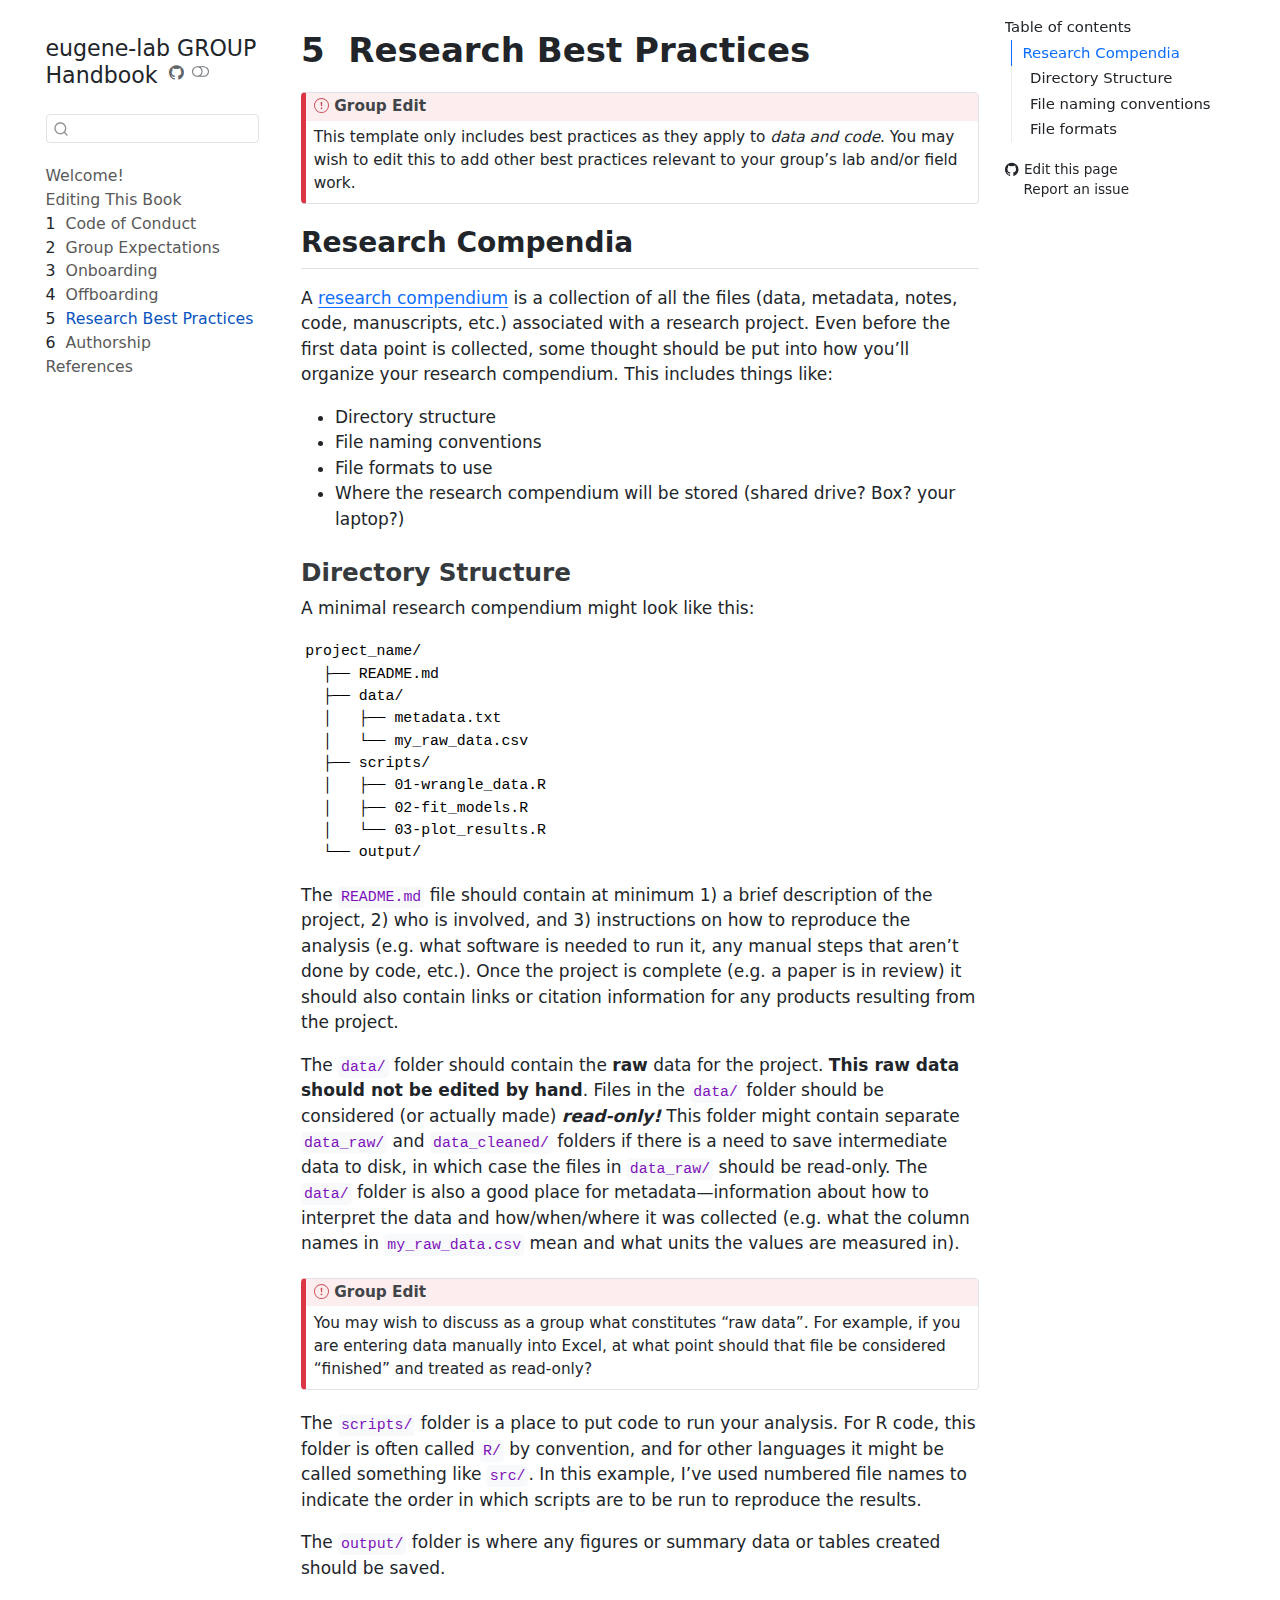
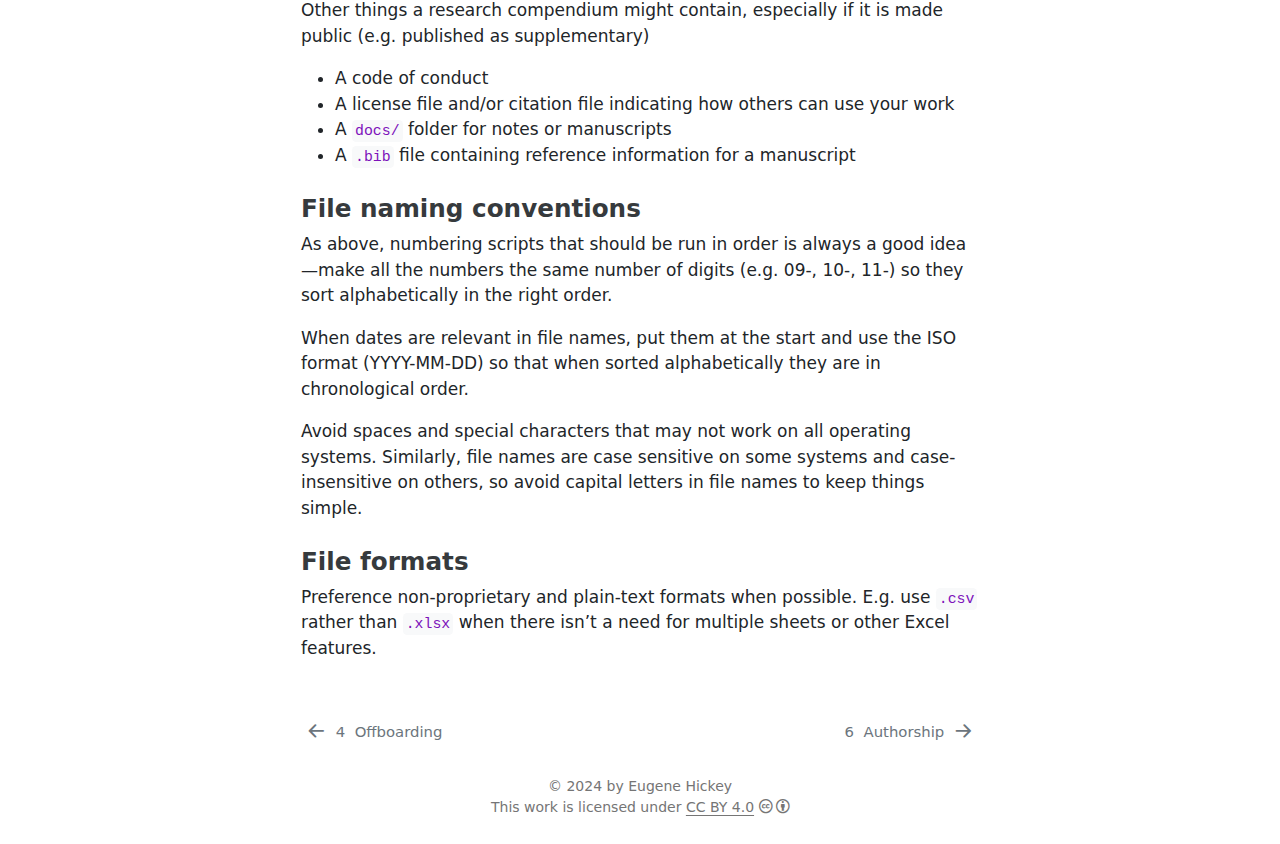
<file: research-best-practices.html>
<!DOCTYPE html>
<html xmlns="http://www.w3.org/1999/xhtml" lang="en" xml:lang="en"><head>

<meta charset="utf-8">
<meta name="generator" content="quarto-1.5.57">

<meta name="viewport" content="width=device-width, initial-scale=1.0, user-scalable=yes">


<title>5&nbsp; Research Best Practices – eugene-lab GROUP Handbook</title>
<style>
code{white-space: pre-wrap;}
span.smallcaps{font-variant: small-caps;}
div.columns{display: flex; gap: min(4vw, 1.5em);}
div.column{flex: auto; overflow-x: auto;}
div.hanging-indent{margin-left: 1.5em; text-indent: -1.5em;}
ul.task-list{list-style: none;}
ul.task-list li input[type="checkbox"] {
  width: 0.8em;
  margin: 0 0.8em 0.2em -1em; /* quarto-specific, see https://github.com/quarto-dev/quarto-cli/issues/4556 */ 
  vertical-align: middle;
}
</style>


<script src="site_libs/quarto-nav/quarto-nav.js"></script>
<script src="site_libs/quarto-nav/headroom.min.js"></script>
<script src="site_libs/clipboard/clipboard.min.js"></script>
<script src="site_libs/quarto-search/autocomplete.umd.js"></script>
<script src="site_libs/quarto-search/fuse.min.js"></script>
<script src="site_libs/quarto-search/quarto-search.js"></script>
<meta name="quarto:offset" content="./">
<link href="./authorship.html" rel="next">
<link href="./offboarding.html" rel="prev">
<script src="site_libs/quarto-html/quarto.js"></script>
<script src="site_libs/quarto-html/popper.min.js"></script>
<script src="site_libs/quarto-html/tippy.umd.min.js"></script>
<script src="site_libs/quarto-html/anchor.min.js"></script>
<link href="site_libs/quarto-html/tippy.css" rel="stylesheet">
<link href="site_libs/quarto-html/quarto-syntax-highlighting.css" rel="stylesheet" class="quarto-color-scheme" id="quarto-text-highlighting-styles">
<link href="site_libs/quarto-html/quarto-syntax-highlighting-dark.css" rel="prefetch" class="quarto-color-scheme quarto-color-alternate" id="quarto-text-highlighting-styles">
<script src="site_libs/bootstrap/bootstrap.min.js"></script>
<link href="site_libs/bootstrap/bootstrap-icons.css" rel="stylesheet">
<link href="site_libs/bootstrap/bootstrap.min.css" rel="stylesheet" class="quarto-color-scheme" id="quarto-bootstrap" data-mode="light">
<link href="site_libs/bootstrap/bootstrap-dark.min.css" rel="prefetch" class="quarto-color-scheme quarto-color-alternate" id="quarto-bootstrap" data-mode="light">
<link href="site_libs/quarto-contrib/fontawesome6-0.1.0/all.css" rel="stylesheet">
<link href="site_libs/quarto-contrib/fontawesome6-0.1.0/latex-fontsize.css" rel="stylesheet">
<script id="quarto-search-options" type="application/json">{
  "location": "sidebar",
  "copy-button": false,
  "collapse-after": 3,
  "panel-placement": "start",
  "type": "textbox",
  "limit": 50,
  "keyboard-shortcut": [
    "f",
    "/",
    "s"
  ],
  "show-item-context": false,
  "language": {
    "search-no-results-text": "No results",
    "search-matching-documents-text": "matching documents",
    "search-copy-link-title": "Copy link to search",
    "search-hide-matches-text": "Hide additional matches",
    "search-more-match-text": "more match in this document",
    "search-more-matches-text": "more matches in this document",
    "search-clear-button-title": "Clear",
    "search-text-placeholder": "",
    "search-detached-cancel-button-title": "Cancel",
    "search-submit-button-title": "Submit",
    "search-label": "Search"
  }
}</script>


</head>

<body class="nav-sidebar floating">

<div id="quarto-search-results"></div>
  <header id="quarto-header" class="headroom fixed-top">
  <nav class="quarto-secondary-nav">
    <div class="container-fluid d-flex">
      <button type="button" class="quarto-btn-toggle btn" data-bs-toggle="collapse" role="button" data-bs-target=".quarto-sidebar-collapse-item" aria-controls="quarto-sidebar" aria-expanded="false" aria-label="Toggle sidebar navigation" onclick="if (window.quartoToggleHeadroom) { window.quartoToggleHeadroom(); }">
        <i class="bi bi-layout-text-sidebar-reverse"></i>
      </button>
        <nav class="quarto-page-breadcrumbs" aria-label="breadcrumb"><ol class="breadcrumb"><li class="breadcrumb-item"><a href="./research-best-practices.html"><span class="chapter-number">5</span>&nbsp; <span class="chapter-title">Research Best Practices</span></a></li></ol></nav>
        <a class="flex-grow-1" role="navigation" data-bs-toggle="collapse" data-bs-target=".quarto-sidebar-collapse-item" aria-controls="quarto-sidebar" aria-expanded="false" aria-label="Toggle sidebar navigation" onclick="if (window.quartoToggleHeadroom) { window.quartoToggleHeadroom(); }">      
        </a>
      <button type="button" class="btn quarto-search-button" aria-label="Search" onclick="window.quartoOpenSearch();">
        <i class="bi bi-search"></i>
      </button>
    </div>
  </nav>
</header>
<!-- content -->
<div id="quarto-content" class="quarto-container page-columns page-rows-contents page-layout-article">
<!-- sidebar -->
  <nav id="quarto-sidebar" class="sidebar collapse collapse-horizontal quarto-sidebar-collapse-item sidebar-navigation floating overflow-auto">
    <div class="pt-lg-2 mt-2 text-left sidebar-header">
    <div class="sidebar-title mb-0 py-0">
      <a href="./">eugene-lab GROUP Handbook</a> 
        <div class="sidebar-tools-main">
    <a href="https://github.com/eugene100hickey/eugene-lab" title="Source Code" class="quarto-navigation-tool px-1" aria-label="Source Code"><i class="bi bi-github"></i></a>
  <a href="" class="quarto-color-scheme-toggle quarto-navigation-tool  px-1" onclick="window.quartoToggleColorScheme(); return false;" title="Toggle dark mode"><i class="bi"></i></a>
</div>
    </div>
      </div>
        <div class="mt-2 flex-shrink-0 align-items-center">
        <div class="sidebar-search">
        <div id="quarto-search" class="" title="Search"></div>
        </div>
        </div>
    <div class="sidebar-menu-container"> 
    <ul class="list-unstyled mt-1">
        <li class="sidebar-item">
  <div class="sidebar-item-container"> 
  <a href="./index.html" class="sidebar-item-text sidebar-link">
 <span class="menu-text">Welcome!</span></a>
  </div>
</li>
        <li class="sidebar-item">
  <div class="sidebar-item-container"> 
  <a href="./contributing.html" class="sidebar-item-text sidebar-link">
 <span class="menu-text">Editing This Book</span></a>
  </div>
</li>
        <li class="sidebar-item">
  <div class="sidebar-item-container"> 
  <a href="./code-of-conduct.html" class="sidebar-item-text sidebar-link">
 <span class="menu-text"><span class="chapter-number">1</span>&nbsp; <span class="chapter-title">Code of Conduct</span></span></a>
  </div>
</li>
        <li class="sidebar-item">
  <div class="sidebar-item-container"> 
  <a href="./group-expectations.html" class="sidebar-item-text sidebar-link">
 <span class="menu-text"><span class="chapter-number">2</span>&nbsp; <span class="chapter-title">Group Expectations</span></span></a>
  </div>
</li>
        <li class="sidebar-item">
  <div class="sidebar-item-container"> 
  <a href="./onboarding.html" class="sidebar-item-text sidebar-link">
 <span class="menu-text"><span class="chapter-number">3</span>&nbsp; <span class="chapter-title">Onboarding</span></span></a>
  </div>
</li>
        <li class="sidebar-item">
  <div class="sidebar-item-container"> 
  <a href="./offboarding.html" class="sidebar-item-text sidebar-link">
 <span class="menu-text"><span class="chapter-number">4</span>&nbsp; <span class="chapter-title">Offboarding</span></span></a>
  </div>
</li>
        <li class="sidebar-item">
  <div class="sidebar-item-container"> 
  <a href="./research-best-practices.html" class="sidebar-item-text sidebar-link active">
 <span class="menu-text"><span class="chapter-number">5</span>&nbsp; <span class="chapter-title">Research Best Practices</span></span></a>
  </div>
</li>
        <li class="sidebar-item">
  <div class="sidebar-item-container"> 
  <a href="./authorship.html" class="sidebar-item-text sidebar-link">
 <span class="menu-text"><span class="chapter-number">6</span>&nbsp; <span class="chapter-title">Authorship</span></span></a>
  </div>
</li>
        <li class="sidebar-item">
  <div class="sidebar-item-container"> 
  <a href="./references.html" class="sidebar-item-text sidebar-link">
 <span class="menu-text">References</span></a>
  </div>
</li>
    </ul>
    </div>
</nav>
<div id="quarto-sidebar-glass" class="quarto-sidebar-collapse-item" data-bs-toggle="collapse" data-bs-target=".quarto-sidebar-collapse-item"></div>
<!-- margin-sidebar -->
    <div id="quarto-margin-sidebar" class="sidebar margin-sidebar">
        <nav id="TOC" role="doc-toc" class="toc-active">
    <h2 id="toc-title">Table of contents</h2>
   
  <ul>
  <li><a href="#research-compendia" id="toc-research-compendia" class="nav-link active" data-scroll-target="#research-compendia">Research Compendia</a>
  <ul class="collapse">
  <li><a href="#directory-structure" id="toc-directory-structure" class="nav-link" data-scroll-target="#directory-structure">Directory Structure</a></li>
  <li><a href="#file-naming-conventions" id="toc-file-naming-conventions" class="nav-link" data-scroll-target="#file-naming-conventions">File naming conventions</a></li>
  <li><a href="#file-formats" id="toc-file-formats" class="nav-link" data-scroll-target="#file-formats">File formats</a></li>
  </ul></li>
  </ul>
<div class="toc-actions"><ul><li><a href="https://github.com/eugene100hickey/eugene-lab/edit/main/research-best-practices.qmd" target="_blank" class="toc-action"><i class="bi bi-github"></i>Edit this page</a></li><li><a href="https://github.com/eugene100hickey/eugene-lab/issues/new" target="_blank" class="toc-action"><i class="bi empty"></i>Report an issue</a></li></ul></div></nav>
    </div>
<!-- main -->
<main class="content" id="quarto-document-content">

<header id="title-block-header" class="quarto-title-block default">
<div class="quarto-title">
<h1 class="title"><span class="chapter-number">5</span>&nbsp; <span class="chapter-title">Research Best Practices</span></h1>
</div>



<div class="quarto-title-meta">

    
  
    
  </div>
  


</header>


<div class="callout callout-style-default callout-important callout-titled">
<div class="callout-header d-flex align-content-center">
<div class="callout-icon-container">
<i class="callout-icon"></i>
</div>
<div class="callout-title-container flex-fill">
Group Edit
</div>
</div>
<div class="callout-body-container callout-body">
<p>This template only includes best practices as they apply to <em>data and code</em>. You may wish to edit this to add other best practices relevant to your group’s lab and/or field work.</p>
</div>
</div>
<section id="research-compendia" class="level2">
<h2 class="anchored" data-anchor-id="research-compendia">Research Compendia</h2>
<p>A <a href="https://book.the-turing-way.org/reproducible-research/compendia.html">research compendium</a> is a collection of all the files (data, metadata, notes, code, manuscripts, etc.) associated with a research project. Even before the first data point is collected, some thought should be put into how you’ll organize your research compendium. This includes things like:</p>
<ul>
<li>Directory structure</li>
<li>File naming conventions</li>
<li>File formats to use</li>
<li>Where the research compendium will be stored (shared drive? Box? your laptop?)</li>
</ul>
<section id="directory-structure" class="level3">
<h3 class="anchored" data-anchor-id="directory-structure">Directory Structure</h3>
<p>A minimal research compendium might look like this:</p>
<pre><code>project_name/
  ├── README.md
  ├── data/
  │   ├── metadata.txt
  │   └── my_raw_data.csv
  ├── scripts/
  │   ├── 01-wrangle_data.R
  │   ├── 02-fit_models.R
  │   └── 03-plot_results.R
  └── output/</code></pre>
<p>The <code>README.md</code> file should contain at minimum 1) a brief description of the project, 2) who is involved, and 3) instructions on how to reproduce the analysis (e.g.&nbsp;what software is needed to run it, any manual steps that aren’t done by code, etc.). Once the project is complete (e.g.&nbsp;a paper is in review) it should also contain links or citation information for any products resulting from the project.</p>
<p>The <code>data/</code> folder should contain the <strong>raw</strong> data for the project. <strong>This raw data should not be edited by hand</strong>. Files in the <code>data/</code> folder should be considered (or actually made) <strong><em>read-only!</em></strong> This folder might contain separate <code>data_raw/</code> and <code>data_cleaned/</code> folders if there is a need to save intermediate data to disk, in which case the files in <code>data_raw/</code> should be read-only. The <code>data/</code> folder is also a good place for metadata—information about how to interpret the data and how/when/where it was collected (e.g.&nbsp;what the column names in <code>my_raw_data.csv</code> mean and what units the values are measured in).</p>
<div class="callout callout-style-default callout-important callout-titled">
<div class="callout-header d-flex align-content-center">
<div class="callout-icon-container">
<i class="callout-icon"></i>
</div>
<div class="callout-title-container flex-fill">
Group Edit
</div>
</div>
<div class="callout-body-container callout-body">
<p>You may wish to discuss as a group what constitutes “raw data”. For example, if you are entering data manually into Excel, at what point should that file be considered “finished” and treated as read-only?</p>
</div>
</div>
<p>The <code>scripts/</code> folder is a place to put code to run your analysis. For R code, this folder is often called <code>R/</code> by convention, and for other languages it might be called something like <code>src/</code>. In this example, I’ve used numbered file names to indicate the order in which scripts are to be run to reproduce the results.</p>
<p>The <code>output/</code> folder is where any figures or summary data or tables created should be saved.</p>
<p>Other things a research compendium might contain, especially if it is made public (e.g.&nbsp;published as supplementary)</p>
<ul>
<li>A code of conduct</li>
<li>A license file and/or citation file indicating how others can use your work</li>
<li>A <code>docs/</code> folder for notes or manuscripts</li>
<li>A <code>.bib</code> file containing reference information for a manuscript</li>
</ul>
</section>
<section id="file-naming-conventions" class="level3">
<h3 class="anchored" data-anchor-id="file-naming-conventions">File naming conventions</h3>
<p>As above, numbering scripts that should be run in order is always a good idea—make all the numbers the same number of digits (e.g.&nbsp;09-, 10-, 11-) so they sort alphabetically in the right order.</p>
<p>When dates are relevant in file names, put them at the start and use the ISO format (YYYY-MM-DD) so that when sorted alphabetically they are in chronological order.</p>
<p>Avoid spaces and special characters that may not work on all operating systems. Similarly, file names are case sensitive on some systems and case-insensitive on others, so avoid capital letters in file names to keep things simple.</p>
</section>
<section id="file-formats" class="level3">
<h3 class="anchored" data-anchor-id="file-formats">File formats</h3>
<p>Preference non-proprietary and plain-text formats when possible. E.g. use <code>.csv</code> rather than <code>.xlsx</code> when there isn’t a need for multiple sheets or other Excel features.</p>


</section>
</section>

</main> <!-- /main -->
<script id="quarto-html-after-body" type="application/javascript">
window.document.addEventListener("DOMContentLoaded", function (event) {
  const toggleBodyColorMode = (bsSheetEl) => {
    const mode = bsSheetEl.getAttribute("data-mode");
    const bodyEl = window.document.querySelector("body");
    if (mode === "dark") {
      bodyEl.classList.add("quarto-dark");
      bodyEl.classList.remove("quarto-light");
    } else {
      bodyEl.classList.add("quarto-light");
      bodyEl.classList.remove("quarto-dark");
    }
  }
  const toggleBodyColorPrimary = () => {
    const bsSheetEl = window.document.querySelector("link#quarto-bootstrap");
    if (bsSheetEl) {
      toggleBodyColorMode(bsSheetEl);
    }
  }
  toggleBodyColorPrimary();  
  const disableStylesheet = (stylesheets) => {
    for (let i=0; i < stylesheets.length; i++) {
      const stylesheet = stylesheets[i];
      stylesheet.rel = 'prefetch';
    }
  }
  const enableStylesheet = (stylesheets) => {
    for (let i=0; i < stylesheets.length; i++) {
      const stylesheet = stylesheets[i];
      stylesheet.rel = 'stylesheet';
    }
  }
  const manageTransitions = (selector, allowTransitions) => {
    const els = window.document.querySelectorAll(selector);
    for (let i=0; i < els.length; i++) {
      const el = els[i];
      if (allowTransitions) {
        el.classList.remove('notransition');
      } else {
        el.classList.add('notransition');
      }
    }
  }
  const toggleGiscusIfUsed = (isAlternate, darkModeDefault) => {
    const baseTheme = document.querySelector('#giscus-base-theme')?.value ?? 'light';
    const alternateTheme = document.querySelector('#giscus-alt-theme')?.value ?? 'dark';
    let newTheme = '';
    if(darkModeDefault) {
      newTheme = isAlternate ? baseTheme : alternateTheme;
    } else {
      newTheme = isAlternate ? alternateTheme : baseTheme;
    }
    const changeGiscusTheme = () => {
      // From: https://github.com/giscus/giscus/issues/336
      const sendMessage = (message) => {
        const iframe = document.querySelector('iframe.giscus-frame');
        if (!iframe) return;
        iframe.contentWindow.postMessage({ giscus: message }, 'https://giscus.app');
      }
      sendMessage({
        setConfig: {
          theme: newTheme
        }
      });
    }
    const isGiscussLoaded = window.document.querySelector('iframe.giscus-frame') !== null;
    if (isGiscussLoaded) {
      changeGiscusTheme();
    }
  }
  const toggleColorMode = (alternate) => {
    // Switch the stylesheets
    const alternateStylesheets = window.document.querySelectorAll('link.quarto-color-scheme.quarto-color-alternate');
    manageTransitions('#quarto-margin-sidebar .nav-link', false);
    if (alternate) {
      enableStylesheet(alternateStylesheets);
      for (const sheetNode of alternateStylesheets) {
        if (sheetNode.id === "quarto-bootstrap") {
          toggleBodyColorMode(sheetNode);
        }
      }
    } else {
      disableStylesheet(alternateStylesheets);
      toggleBodyColorPrimary();
    }
    manageTransitions('#quarto-margin-sidebar .nav-link', true);
    // Switch the toggles
    const toggles = window.document.querySelectorAll('.quarto-color-scheme-toggle');
    for (let i=0; i < toggles.length; i++) {
      const toggle = toggles[i];
      if (toggle) {
        if (alternate) {
          toggle.classList.add("alternate");     
        } else {
          toggle.classList.remove("alternate");
        }
      }
    }
    // Hack to workaround the fact that safari doesn't
    // properly recolor the scrollbar when toggling (#1455)
    if (navigator.userAgent.indexOf('Safari') > 0 && navigator.userAgent.indexOf('Chrome') == -1) {
      manageTransitions("body", false);
      window.scrollTo(0, 1);
      setTimeout(() => {
        window.scrollTo(0, 0);
        manageTransitions("body", true);
      }, 40);  
    }
  }
  const isFileUrl = () => { 
    return window.location.protocol === 'file:';
  }
  const hasAlternateSentinel = () => {  
    let styleSentinel = getColorSchemeSentinel();
    if (styleSentinel !== null) {
      return styleSentinel === "alternate";
    } else {
      return false;
    }
  }
  const setStyleSentinel = (alternate) => {
    const value = alternate ? "alternate" : "default";
    if (!isFileUrl()) {
      window.localStorage.setItem("quarto-color-scheme", value);
    } else {
      localAlternateSentinel = value;
    }
  }
  const getColorSchemeSentinel = () => {
    if (!isFileUrl()) {
      const storageValue = window.localStorage.getItem("quarto-color-scheme");
      return storageValue != null ? storageValue : localAlternateSentinel;
    } else {
      return localAlternateSentinel;
    }
  }
  const darkModeDefault = false;
  let localAlternateSentinel = darkModeDefault ? 'alternate' : 'default';
  // Dark / light mode switch
  window.quartoToggleColorScheme = () => {
    // Read the current dark / light value 
    let toAlternate = !hasAlternateSentinel();
    toggleColorMode(toAlternate);
    setStyleSentinel(toAlternate);
    toggleGiscusIfUsed(toAlternate, darkModeDefault);
  };
  // Ensure there is a toggle, if there isn't float one in the top right
  if (window.document.querySelector('.quarto-color-scheme-toggle') === null) {
    const a = window.document.createElement('a');
    a.classList.add('top-right');
    a.classList.add('quarto-color-scheme-toggle');
    a.href = "";
    a.onclick = function() { try { window.quartoToggleColorScheme(); } catch {} return false; };
    const i = window.document.createElement("i");
    i.classList.add('bi');
    a.appendChild(i);
    window.document.body.appendChild(a);
  }
  // Switch to dark mode if need be
  if (hasAlternateSentinel()) {
    toggleColorMode(true);
  } else {
    toggleColorMode(false);
  }
  const icon = "";
  const anchorJS = new window.AnchorJS();
  anchorJS.options = {
    placement: 'right',
    icon: icon
  };
  anchorJS.add('.anchored');
  const isCodeAnnotation = (el) => {
    for (const clz of el.classList) {
      if (clz.startsWith('code-annotation-')) {                     
        return true;
      }
    }
    return false;
  }
  const onCopySuccess = function(e) {
    // button target
    const button = e.trigger;
    // don't keep focus
    button.blur();
    // flash "checked"
    button.classList.add('code-copy-button-checked');
    var currentTitle = button.getAttribute("title");
    button.setAttribute("title", "Copied!");
    let tooltip;
    if (window.bootstrap) {
      button.setAttribute("data-bs-toggle", "tooltip");
      button.setAttribute("data-bs-placement", "left");
      button.setAttribute("data-bs-title", "Copied!");
      tooltip = new bootstrap.Tooltip(button, 
        { trigger: "manual", 
          customClass: "code-copy-button-tooltip",
          offset: [0, -8]});
      tooltip.show();    
    }
    setTimeout(function() {
      if (tooltip) {
        tooltip.hide();
        button.removeAttribute("data-bs-title");
        button.removeAttribute("data-bs-toggle");
        button.removeAttribute("data-bs-placement");
      }
      button.setAttribute("title", currentTitle);
      button.classList.remove('code-copy-button-checked');
    }, 1000);
    // clear code selection
    e.clearSelection();
  }
  const getTextToCopy = function(trigger) {
      const codeEl = trigger.previousElementSibling.cloneNode(true);
      for (const childEl of codeEl.children) {
        if (isCodeAnnotation(childEl)) {
          childEl.remove();
        }
      }
      return codeEl.innerText;
  }
  const clipboard = new window.ClipboardJS('.code-copy-button:not([data-in-quarto-modal])', {
    text: getTextToCopy
  });
  clipboard.on('success', onCopySuccess);
  if (window.document.getElementById('quarto-embedded-source-code-modal')) {
    // For code content inside modals, clipBoardJS needs to be initialized with a container option
    // TODO: Check when it could be a function (https://github.com/zenorocha/clipboard.js/issues/860)
    const clipboardModal = new window.ClipboardJS('.code-copy-button[data-in-quarto-modal]', {
      text: getTextToCopy,
      container: window.document.getElementById('quarto-embedded-source-code-modal')
    });
    clipboardModal.on('success', onCopySuccess);
  }
    var localhostRegex = new RegExp(/^(?:http|https):\/\/localhost\:?[0-9]*\//);
    var mailtoRegex = new RegExp(/^mailto:/);
      var filterRegex = new RegExp('/' + window.location.host + '/');
    var isInternal = (href) => {
        return filterRegex.test(href) || localhostRegex.test(href) || mailtoRegex.test(href);
    }
    // Inspect non-navigation links and adorn them if external
 	var links = window.document.querySelectorAll('a[href]:not(.nav-link):not(.navbar-brand):not(.toc-action):not(.sidebar-link):not(.sidebar-item-toggle):not(.pagination-link):not(.no-external):not([aria-hidden]):not(.dropdown-item):not(.quarto-navigation-tool):not(.about-link)');
    for (var i=0; i<links.length; i++) {
      const link = links[i];
      if (!isInternal(link.href)) {
        // undo the damage that might have been done by quarto-nav.js in the case of
        // links that we want to consider external
        if (link.dataset.originalHref !== undefined) {
          link.href = link.dataset.originalHref;
        }
          // target, if specified
          link.setAttribute("target", "_blank");
          if (link.getAttribute("rel") === null) {
            link.setAttribute("rel", "noopener");
          }
      }
    }
  function tippyHover(el, contentFn, onTriggerFn, onUntriggerFn) {
    const config = {
      allowHTML: true,
      maxWidth: 500,
      delay: 100,
      arrow: false,
      appendTo: function(el) {
          return el.parentElement;
      },
      interactive: true,
      interactiveBorder: 10,
      theme: 'quarto',
      placement: 'bottom-start',
    };
    if (contentFn) {
      config.content = contentFn;
    }
    if (onTriggerFn) {
      config.onTrigger = onTriggerFn;
    }
    if (onUntriggerFn) {
      config.onUntrigger = onUntriggerFn;
    }
    window.tippy(el, config); 
  }
  const noterefs = window.document.querySelectorAll('a[role="doc-noteref"]');
  for (var i=0; i<noterefs.length; i++) {
    const ref = noterefs[i];
    tippyHover(ref, function() {
      // use id or data attribute instead here
      let href = ref.getAttribute('data-footnote-href') || ref.getAttribute('href');
      try { href = new URL(href).hash; } catch {}
      const id = href.replace(/^#\/?/, "");
      const note = window.document.getElementById(id);
      if (note) {
        return note.innerHTML;
      } else {
        return "";
      }
    });
  }
  const xrefs = window.document.querySelectorAll('a.quarto-xref');
  const processXRef = (id, note) => {
    // Strip column container classes
    const stripColumnClz = (el) => {
      el.classList.remove("page-full", "page-columns");
      if (el.children) {
        for (const child of el.children) {
          stripColumnClz(child);
        }
      }
    }
    stripColumnClz(note)
    if (id === null || id.startsWith('sec-')) {
      // Special case sections, only their first couple elements
      const container = document.createElement("div");
      if (note.children && note.children.length > 2) {
        container.appendChild(note.children[0].cloneNode(true));
        for (let i = 1; i < note.children.length; i++) {
          const child = note.children[i];
          if (child.tagName === "P" && child.innerText === "") {
            continue;
          } else {
            container.appendChild(child.cloneNode(true));
            break;
          }
        }
        if (window.Quarto?.typesetMath) {
          window.Quarto.typesetMath(container);
        }
        return container.innerHTML
      } else {
        if (window.Quarto?.typesetMath) {
          window.Quarto.typesetMath(note);
        }
        return note.innerHTML;
      }
    } else {
      // Remove any anchor links if they are present
      const anchorLink = note.querySelector('a.anchorjs-link');
      if (anchorLink) {
        anchorLink.remove();
      }
      if (window.Quarto?.typesetMath) {
        window.Quarto.typesetMath(note);
      }
      // TODO in 1.5, we should make sure this works without a callout special case
      if (note.classList.contains("callout")) {
        return note.outerHTML;
      } else {
        return note.innerHTML;
      }
    }
  }
  for (var i=0; i<xrefs.length; i++) {
    const xref = xrefs[i];
    tippyHover(xref, undefined, function(instance) {
      instance.disable();
      let url = xref.getAttribute('href');
      let hash = undefined; 
      if (url.startsWith('#')) {
        hash = url;
      } else {
        try { hash = new URL(url).hash; } catch {}
      }
      if (hash) {
        const id = hash.replace(/^#\/?/, "");
        const note = window.document.getElementById(id);
        if (note !== null) {
          try {
            const html = processXRef(id, note.cloneNode(true));
            instance.setContent(html);
          } finally {
            instance.enable();
            instance.show();
          }
        } else {
          // See if we can fetch this
          fetch(url.split('#')[0])
          .then(res => res.text())
          .then(html => {
            const parser = new DOMParser();
            const htmlDoc = parser.parseFromString(html, "text/html");
            const note = htmlDoc.getElementById(id);
            if (note !== null) {
              const html = processXRef(id, note);
              instance.setContent(html);
            } 
          }).finally(() => {
            instance.enable();
            instance.show();
          });
        }
      } else {
        // See if we can fetch a full url (with no hash to target)
        // This is a special case and we should probably do some content thinning / targeting
        fetch(url)
        .then(res => res.text())
        .then(html => {
          const parser = new DOMParser();
          const htmlDoc = parser.parseFromString(html, "text/html");
          const note = htmlDoc.querySelector('main.content');
          if (note !== null) {
            // This should only happen for chapter cross references
            // (since there is no id in the URL)
            // remove the first header
            if (note.children.length > 0 && note.children[0].tagName === "HEADER") {
              note.children[0].remove();
            }
            const html = processXRef(null, note);
            instance.setContent(html);
          } 
        }).finally(() => {
          instance.enable();
          instance.show();
        });
      }
    }, function(instance) {
    });
  }
      let selectedAnnoteEl;
      const selectorForAnnotation = ( cell, annotation) => {
        let cellAttr = 'data-code-cell="' + cell + '"';
        let lineAttr = 'data-code-annotation="' +  annotation + '"';
        const selector = 'span[' + cellAttr + '][' + lineAttr + ']';
        return selector;
      }
      const selectCodeLines = (annoteEl) => {
        const doc = window.document;
        const targetCell = annoteEl.getAttribute("data-target-cell");
        const targetAnnotation = annoteEl.getAttribute("data-target-annotation");
        const annoteSpan = window.document.querySelector(selectorForAnnotation(targetCell, targetAnnotation));
        const lines = annoteSpan.getAttribute("data-code-lines").split(",");
        const lineIds = lines.map((line) => {
          return targetCell + "-" + line;
        })
        let top = null;
        let height = null;
        let parent = null;
        if (lineIds.length > 0) {
            //compute the position of the single el (top and bottom and make a div)
            const el = window.document.getElementById(lineIds[0]);
            top = el.offsetTop;
            height = el.offsetHeight;
            parent = el.parentElement.parentElement;
          if (lineIds.length > 1) {
            const lastEl = window.document.getElementById(lineIds[lineIds.length - 1]);
            const bottom = lastEl.offsetTop + lastEl.offsetHeight;
            height = bottom - top;
          }
          if (top !== null && height !== null && parent !== null) {
            // cook up a div (if necessary) and position it 
            let div = window.document.getElementById("code-annotation-line-highlight");
            if (div === null) {
              div = window.document.createElement("div");
              div.setAttribute("id", "code-annotation-line-highlight");
              div.style.position = 'absolute';
              parent.appendChild(div);
            }
            div.style.top = top - 2 + "px";
            div.style.height = height + 4 + "px";
            div.style.left = 0;
            let gutterDiv = window.document.getElementById("code-annotation-line-highlight-gutter");
            if (gutterDiv === null) {
              gutterDiv = window.document.createElement("div");
              gutterDiv.setAttribute("id", "code-annotation-line-highlight-gutter");
              gutterDiv.style.position = 'absolute';
              const codeCell = window.document.getElementById(targetCell);
              const gutter = codeCell.querySelector('.code-annotation-gutter');
              gutter.appendChild(gutterDiv);
            }
            gutterDiv.style.top = top - 2 + "px";
            gutterDiv.style.height = height + 4 + "px";
          }
          selectedAnnoteEl = annoteEl;
        }
      };
      const unselectCodeLines = () => {
        const elementsIds = ["code-annotation-line-highlight", "code-annotation-line-highlight-gutter"];
        elementsIds.forEach((elId) => {
          const div = window.document.getElementById(elId);
          if (div) {
            div.remove();
          }
        });
        selectedAnnoteEl = undefined;
      };
        // Handle positioning of the toggle
    window.addEventListener(
      "resize",
      throttle(() => {
        elRect = undefined;
        if (selectedAnnoteEl) {
          selectCodeLines(selectedAnnoteEl);
        }
      }, 10)
    );
    function throttle(fn, ms) {
    let throttle = false;
    let timer;
      return (...args) => {
        if(!throttle) { // first call gets through
            fn.apply(this, args);
            throttle = true;
        } else { // all the others get throttled
            if(timer) clearTimeout(timer); // cancel #2
            timer = setTimeout(() => {
              fn.apply(this, args);
              timer = throttle = false;
            }, ms);
        }
      };
    }
      // Attach click handler to the DT
      const annoteDls = window.document.querySelectorAll('dt[data-target-cell]');
      for (const annoteDlNode of annoteDls) {
        annoteDlNode.addEventListener('click', (event) => {
          const clickedEl = event.target;
          if (clickedEl !== selectedAnnoteEl) {
            unselectCodeLines();
            const activeEl = window.document.querySelector('dt[data-target-cell].code-annotation-active');
            if (activeEl) {
              activeEl.classList.remove('code-annotation-active');
            }
            selectCodeLines(clickedEl);
            clickedEl.classList.add('code-annotation-active');
          } else {
            // Unselect the line
            unselectCodeLines();
            clickedEl.classList.remove('code-annotation-active');
          }
        });
      }
  const findCites = (el) => {
    const parentEl = el.parentElement;
    if (parentEl) {
      const cites = parentEl.dataset.cites;
      if (cites) {
        return {
          el,
          cites: cites.split(' ')
        };
      } else {
        return findCites(el.parentElement)
      }
    } else {
      return undefined;
    }
  };
  var bibliorefs = window.document.querySelectorAll('a[role="doc-biblioref"]');
  for (var i=0; i<bibliorefs.length; i++) {
    const ref = bibliorefs[i];
    const citeInfo = findCites(ref);
    if (citeInfo) {
      tippyHover(citeInfo.el, function() {
        var popup = window.document.createElement('div');
        citeInfo.cites.forEach(function(cite) {
          var citeDiv = window.document.createElement('div');
          citeDiv.classList.add('hanging-indent');
          citeDiv.classList.add('csl-entry');
          var biblioDiv = window.document.getElementById('ref-' + cite);
          if (biblioDiv) {
            citeDiv.innerHTML = biblioDiv.innerHTML;
          }
          popup.appendChild(citeDiv);
        });
        return popup.innerHTML;
      });
    }
  }
});
</script>
<nav class="page-navigation">
  <div class="nav-page nav-page-previous">
      <a href="./offboarding.html" class="pagination-link" aria-label="Offboarding">
        <i class="bi bi-arrow-left-short"></i> <span class="nav-page-text"><span class="chapter-number">4</span>&nbsp; <span class="chapter-title">Offboarding</span></span>
      </a>          
  </div>
  <div class="nav-page nav-page-next">
      <a href="./authorship.html" class="pagination-link" aria-label="Authorship">
        <span class="nav-page-text"><span class="chapter-number">6</span>&nbsp; <span class="chapter-title">Authorship</span></span> <i class="bi bi-arrow-right-short"></i>
      </a>
  </div>
</nav>
</div> <!-- /content -->
<footer class="footer">
  <div class="nav-footer">
    <div class="nav-footer-left">
      &nbsp;
    </div>   
    <div class="nav-footer-center">
<p>© 2024 by Eugene Hickey <br> This work is licensed under <a href="https://creativecommons.org/licenses/by/4.0/?ref=chooser-v1">CC BY 4.0</a> <i class="fa-brands fa-creative-commons" aria-label="creative-commons"></i> <i class="fa-brands fa-creative-commons-by" aria-label="creative-commons-by"></i></p>
<div class="toc-actions d-sm-block d-md-none"><ul><li><a href="https://github.com/eugene100hickey/eugene-lab/edit/main/research-best-practices.qmd" target="_blank" class="toc-action"><i class="bi bi-github"></i>Edit this page</a></li><li><a href="https://github.com/eugene100hickey/eugene-lab/issues/new" target="_blank" class="toc-action"><i class="bi empty"></i>Report an issue</a></li></ul></div></div>
    <div class="nav-footer-right">
      &nbsp;
    </div>
  </div>
</footer>




</body></html>
</file>
<file: site_libs/quarto-html/tippy.css>
.tippy-box[data-animation=fade][data-state=hidden]{opacity:0}[data-tippy-root]{max-width:calc(100vw - 10px)}.tippy-box{position:relative;background-color:#333;color:#fff;border-radius:4px;font-size:14px;line-height:1.4;white-space:normal;outline:0;transition-property:transform,visibility,opacity}.tippy-box[data-placement^=top]>.tippy-arrow{bottom:0}.tippy-box[data-placement^=top]>.tippy-arrow:before{bottom:-7px;left:0;border-width:8px 8px 0;border-top-color:initial;transform-origin:center top}.tippy-box[data-placement^=bottom]>.tippy-arrow{top:0}.tippy-box[data-placement^=bottom]>.tippy-arrow:before{top:-7px;left:0;border-width:0 8px 8px;border-bottom-color:initial;transform-origin:center bottom}.tippy-box[data-placement^=left]>.tippy-arrow{right:0}.tippy-box[data-placement^=left]>.tippy-arrow:before{border-width:8px 0 8px 8px;border-left-color:initial;right:-7px;transform-origin:center left}.tippy-box[data-placement^=right]>.tippy-arrow{left:0}.tippy-box[data-placement^=right]>.tippy-arrow:before{left:-7px;border-width:8px 8px 8px 0;border-right-color:initial;transform-origin:center right}.tippy-box[data-inertia][data-state=visible]{transition-timing-function:cubic-bezier(.54,1.5,.38,1.11)}.tippy-arrow{width:16px;height:16px;color:#333}.tippy-arrow:before{content:"";position:absolute;border-color:transparent;border-style:solid}.tippy-content{position:relative;padding:5px 9px;z-index:1}
</file>
<file: site_libs/quarto-html/quarto-syntax-highlighting.css>
/* quarto syntax highlight colors */
:root {
  --quarto-hl-ot-color: #003B4F;
  --quarto-hl-at-color: #657422;
  --quarto-hl-ss-color: #20794D;
  --quarto-hl-an-color: #5E5E5E;
  --quarto-hl-fu-color: #4758AB;
  --quarto-hl-st-color: #20794D;
  --quarto-hl-cf-color: #003B4F;
  --quarto-hl-op-color: #5E5E5E;
  --quarto-hl-er-color: #AD0000;
  --quarto-hl-bn-color: #AD0000;
  --quarto-hl-al-color: #AD0000;
  --quarto-hl-va-color: #111111;
  --quarto-hl-bu-color: inherit;
  --quarto-hl-ex-color: inherit;
  --quarto-hl-pp-color: #AD0000;
  --quarto-hl-in-color: #5E5E5E;
  --quarto-hl-vs-color: #20794D;
  --quarto-hl-wa-color: #5E5E5E;
  --quarto-hl-do-color: #5E5E5E;
  --quarto-hl-im-color: #00769E;
  --quarto-hl-ch-color: #20794D;
  --quarto-hl-dt-color: #AD0000;
  --quarto-hl-fl-color: #AD0000;
  --quarto-hl-co-color: #5E5E5E;
  --quarto-hl-cv-color: #5E5E5E;
  --quarto-hl-cn-color: #8f5902;
  --quarto-hl-sc-color: #5E5E5E;
  --quarto-hl-dv-color: #AD0000;
  --quarto-hl-kw-color: #003B4F;
}

/* other quarto variables */
:root {
  --quarto-font-monospace: SFMono-Regular, Menlo, Monaco, Consolas, "Liberation Mono", "Courier New", monospace;
}

pre > code.sourceCode > span {
  color: #003B4F;
}

code span {
  color: #003B4F;
}

code.sourceCode > span {
  color: #003B4F;
}

div.sourceCode,
div.sourceCode pre.sourceCode {
  color: #003B4F;
}

code span.ot {
  color: #003B4F;
  font-style: inherit;
}

code span.at {
  color: #657422;
  font-style: inherit;
}

code span.ss {
  color: #20794D;
  font-style: inherit;
}

code span.an {
  color: #5E5E5E;
  font-style: inherit;
}

code span.fu {
  color: #4758AB;
  font-style: inherit;
}

code span.st {
  color: #20794D;
  font-style: inherit;
}

code span.cf {
  color: #003B4F;
  font-weight: bold;
  font-style: inherit;
}

code span.op {
  color: #5E5E5E;
  font-style: inherit;
}

code span.er {
  color: #AD0000;
  font-style: inherit;
}

code span.bn {
  color: #AD0000;
  font-style: inherit;
}

code span.al {
  color: #AD0000;
  font-style: inherit;
}

code span.va {
  color: #111111;
  font-style: inherit;
}

code span.bu {
  font-style: inherit;
}

code span.ex {
  font-style: inherit;
}

code span.pp {
  color: #AD0000;
  font-style: inherit;
}

code span.in {
  color: #5E5E5E;
  font-style: inherit;
}

code span.vs {
  color: #20794D;
  font-style: inherit;
}

code span.wa {
  color: #5E5E5E;
  font-style: italic;
}

code span.do {
  color: #5E5E5E;
  font-style: italic;
}

code span.im {
  color: #00769E;
  font-style: inherit;
}

code span.ch {
  color: #20794D;
  font-style: inherit;
}

code span.dt {
  color: #AD0000;
  font-style: inherit;
}

code span.fl {
  color: #AD0000;
  font-style: inherit;
}

code span.co {
  color: #5E5E5E;
  font-style: inherit;
}

code span.cv {
  color: #5E5E5E;
  font-style: italic;
}

code span.cn {
  color: #8f5902;
  font-style: inherit;
}

code span.sc {
  color: #5E5E5E;
  font-style: inherit;
}

code span.dv {
  color: #AD0000;
  font-style: inherit;
}

code span.kw {
  color: #003B4F;
  font-weight: bold;
  font-style: inherit;
}

.prevent-inlining {
  content: "</";
}

/*# sourceMappingURL=debc5d5d77c3f9108843748ff7464032.css.map */
</file>
<file: site_libs/quarto-html/quarto-syntax-highlighting-dark.css>
/* quarto syntax highlight colors */
:root {
  --quarto-hl-al-color: #f07178;
  --quarto-hl-an-color: #d4d0ab;
  --quarto-hl-at-color: #00e0e0;
  --quarto-hl-bn-color: #d4d0ab;
  --quarto-hl-bu-color: #abe338;
  --quarto-hl-ch-color: #abe338;
  --quarto-hl-co-color: #f8f8f2;
  --quarto-hl-cv-color: #ffd700;
  --quarto-hl-cn-color: #ffd700;
  --quarto-hl-cf-color: #ffa07a;
  --quarto-hl-dt-color: #ffa07a;
  --quarto-hl-dv-color: #d4d0ab;
  --quarto-hl-do-color: #f8f8f2;
  --quarto-hl-er-color: #f07178;
  --quarto-hl-ex-color: #00e0e0;
  --quarto-hl-fl-color: #d4d0ab;
  --quarto-hl-fu-color: #ffa07a;
  --quarto-hl-im-color: #abe338;
  --quarto-hl-in-color: #d4d0ab;
  --quarto-hl-kw-color: #ffa07a;
  --quarto-hl-op-color: #ffa07a;
  --quarto-hl-ot-color: #00e0e0;
  --quarto-hl-pp-color: #dcc6e0;
  --quarto-hl-re-color: #00e0e0;
  --quarto-hl-sc-color: #abe338;
  --quarto-hl-ss-color: #abe338;
  --quarto-hl-st-color: #abe338;
  --quarto-hl-va-color: #00e0e0;
  --quarto-hl-vs-color: #abe338;
  --quarto-hl-wa-color: #dcc6e0;
}

/* other quarto variables */
:root {
  --quarto-font-monospace: SFMono-Regular, Menlo, Monaco, Consolas, "Liberation Mono", "Courier New", monospace;
}

code span.al {
  background-color: #2a0f15;
  font-weight: bold;
  color: #f07178;
}

code span.an {
  color: #d4d0ab;
}

code span.at {
  color: #00e0e0;
}

code span.bn {
  color: #d4d0ab;
}

code span.bu {
  color: #abe338;
}

code span.ch {
  color: #abe338;
}

code span.co {
  font-style: italic;
  color: #f8f8f2;
}

code span.cv {
  color: #ffd700;
}

code span.cn {
  color: #ffd700;
}

code span.cf {
  font-weight: bold;
  color: #ffa07a;
}

code span.dt {
  color: #ffa07a;
}

code span.dv {
  color: #d4d0ab;
}

code span.do {
  color: #f8f8f2;
}

code span.er {
  color: #f07178;
  text-decoration: underline;
}

code span.ex {
  font-weight: bold;
  color: #00e0e0;
}

code span.fl {
  color: #d4d0ab;
}

code span.fu {
  color: #ffa07a;
}

code span.im {
  color: #abe338;
}

code span.in {
  color: #d4d0ab;
}

code span.kw {
  font-weight: bold;
  color: #ffa07a;
}

pre > code.sourceCode > span {
  color: #f8f8f2;
}

code span {
  color: #f8f8f2;
}

code.sourceCode > span {
  color: #f8f8f2;
}

div.sourceCode,
div.sourceCode pre.sourceCode {
  color: #f8f8f2;
}

code span.op {
  color: #ffa07a;
}

code span.ot {
  color: #00e0e0;
}

code span.pp {
  color: #dcc6e0;
}

code span.re {
  background-color: #f8f8f2;
  color: #00e0e0;
}

code span.sc {
  color: #abe338;
}

code span.ss {
  color: #abe338;
}

code span.st {
  color: #abe338;
}

code span.va {
  color: #00e0e0;
}

code span.vs {
  color: #abe338;
}

code span.wa {
  color: #dcc6e0;
}

.prevent-inlining {
  content: "</";
}

/*# sourceMappingURL=935a306eefa94366c21e1a970dddb765.css.map */
</file>
<file: site_libs/quarto-contrib/fontawesome6-0.1.0/latex-fontsize.css>
.fa-tiny {
  font-size: 0.5em;
}
.fa-scriptsize {
  font-size: 0.7em;
}
.fa-footnotesize {
  font-size: 0.8em;
}
.fa-small {
  font-size: 0.9em;
}
.fa-normalsize {
  font-size: 1em;
}
.fa-large {
  font-size: 1.2em;
}
.fa-Large {
  font-size: 1.5em;
}
.fa-LARGE {
  font-size: 1.75em;
}
.fa-huge {
  font-size: 2em;
}
.fa-Huge {
  font-size: 2.5em;
}
</file>
